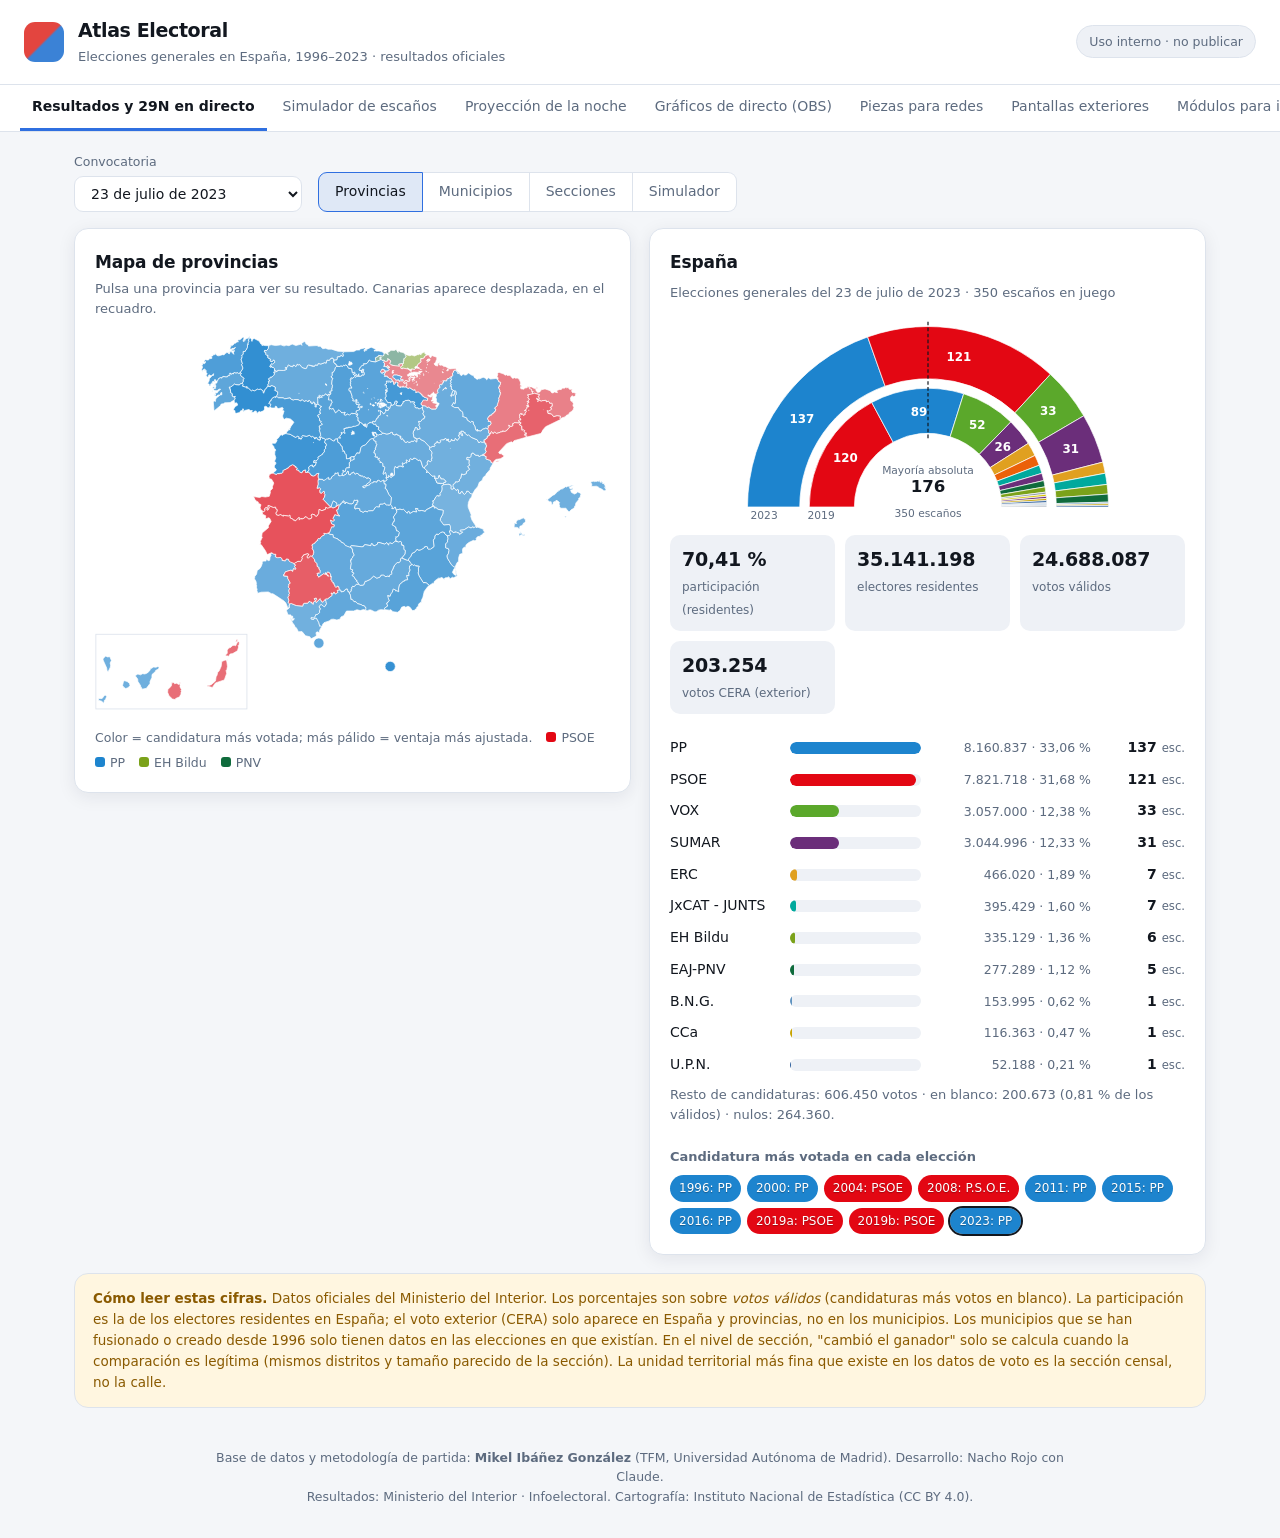
<file: web/index.html>
<!doctype html>
<html lang="es">
<head>
<meta charset="utf-8">
<meta name="viewport" content="width=device-width, initial-scale=1">
<meta name="robots" content="noindex, nofollow">
<title>Atlas Electoral · Elecciones generales 1996–2023</title>
<meta name="description" content="Resultados oficiales de las elecciones generales en España por provincia y municipio, 1996–2023.">
<link rel="stylesheet" href="estilo.css">
</head>
<body>
<header class="cabecera">
  <div class="marca">
    <div class="logo" aria-hidden="true"></div>
    <div>
      <h1>Atlas Electoral</h1>
      <p>Elecciones generales en España, 1996&ndash;2023 &middot; resultados oficiales</p>
    </div>
  </div>
  <span class="insignia">Uso interno &middot; no publicar</span>
</header>

<main>
  <div class="controles">
    <label id="etq-eleccion">Convocatoria
      <select id="eleccion"></select>
    </label>
    <!-- Colorear por participación: retirado de la interfaz (no aportaba al mapa; la participación sale en la ficha).
         Para recuperarlo, volver a mostrar este selector. -->
    <label hidden>Colorear por
      <select id="metrica">
        <option value="ganador">Candidatura más votada</option>
        <option value="participacion">Participación</option>
      </select>
    </label>
    <div class="vistas" role="group" aria-label="Nivel territorial">
      <button id="vista-prov" class="vista activa" type="button">Provincias</button>
      <button id="vista-mun" class="vista" type="button">Municipios</button>
      <button id="vista-sec" class="vista" type="button">Secciones</button>
      <button id="vista-sim" class="vista" type="button">Simulador</button>
    </div>
  </div>

  <div class="rejilla">
    <section class="tarjeta">
      <div id="bloque-prov">
        <h2>Mapa de provincias</h2>
        <p class="nota">Pulsa una provincia para ver su resultado. Canarias aparece desplazada, en el recuadro.</p>
        <div id="mapa" role="group" aria-label="Provincias"></div>
      </div>
      <div id="bloque-mun" hidden>
        <h2>Mapa de municipios</h2>
        <div class="busqueda">
          <label class="buscador">Buscar municipio
            <input id="buscar" type="search" autocomplete="off" spellcheck="false" placeholder="Alcalá de Henares, Marinaleda…">
            <div id="sugerencias" class="sugerencias" hidden></div>
          </label>
          <label>Ir a provincia
            <select id="ir-provincia"><option value="">—</option></select>
          </label>
        </div>
        <div id="estado-mun" class="nota">Cargando el mapa municipal…</div>
        <div id="mapa-mun" class="mapa-mun" aria-label="Mapa de municipios"></div>
        <p id="hover" class="nota hover">Pasa el ratón o pulsa un municipio.</p>
      </div>
      <div id="bloque-sec" hidden>
        <h2>Mapa de secciones censales</h2>
        <p class="nota">Disponible para abril de 2019, noviembre de 2019 y julio de 2023. La sección es la unidad más fina del voto: no equivale a una calle.</p>
        <div class="busqueda">
          <label class="buscador">Buscar municipio
            <input id="buscar-sec" type="search" autocomplete="off" spellcheck="false" placeholder="Alcalá de Henares, Sevilla…">
            <div id="sugerencias-sec" class="sugerencias" hidden></div>
          </label>
          <label>Ir a provincia
            <select id="ir-provincia-sec"><option value="">—</option></select>
          </label>
          <label>Ver
            <select id="modo-sec">
              <option value="ganador">Candidatura más votada</option>
              <option value="cambio">Dónde cambió el ganador</option>
            </select>
          </label>
        </div>
        <div id="estado-sec" class="nota">Cargando el mapa de secciones…</div>
        <div id="mapa-sec" class="mapa-mun" aria-label="Mapa de secciones censales"></div>
        <p id="hover-sec" class="nota hover">Pasa el ratón o pulsa una sección.</p>
      </div>
      <div id="bloque-sim" hidden>
        <h2>Simulador de escaños · 29 de noviembre de 2026</h2>
        <p class="nota">Elige el porcentaje nacional de cada candidatura y mira qué reparto de escaños saldría.
          <strong>No es un pronóstico ni un sondeo</strong>: el punto de partida es el voto de julio de 2023 y el
          reparto por provincias supone que cada candidatura conserva su perfil territorial de 2023.</p>
        <div id="estado-sim" class="nota">Cargando el simulador…</div>
        <div id="sim-controles"></div>
        <p id="sim-suma" class="nota sim-suma"></p>
        <button id="sim-reiniciar" class="secundario" type="button">Volver al voto de 2023</button>
        <h3>Candidatura más votada por provincia en tu escenario</h3>
        <div id="mapa-sim" role="group" aria-label="Provincias (escenario)"></div>
      </div>
      <div id="leyenda" class="leyenda"></div>
    </section>

    <section class="tarjeta">
      <div class="cab-detalle">
        <h2 id="titulo">España</h2>
        <button id="volver" class="secundario" hidden>Ver España</button>
      </div>
      <p id="fecha" class="nota"></p>
      <p id="aviso-prueba" class="aviso prueba" hidden><strong>DATOS DE PRUEBA.</strong> Cifras inventadas para probar la página
        (voto de 2023 trasladado a las listas de 2026); no son resultados ni una estimación.</p>
      <p id="aviso-simulacro" class="aviso prueba" hidden><strong>SIMULACRO.</strong> Datos ficticios del ensayo técnico del
        Ministerio del Interior. No son resultados electorales.</p>
      <div id="hemiciclo" class="hemiciclo"></div>
      <div id="resumen" class="resumen"></div>
      <p id="ultimo" class="ultimo" hidden></p>
      <div id="partidos"></div>
      <p id="otros" class="nota"></p>
      <h3 id="titulo-historia">Candidatura más votada en cada elección</h3>
      <div id="historia" class="historia"></div>
    </section>
  </div>

  <section id="aviso-sim" class="aviso" hidden>
    <strong>Qué es y qué no es el simulador.</strong>
    Es una calculadora de escenarios: tú pones el resultado nacional y la web aplica la ley electoral
    (d'Hondt por circunscripción, barrera del 3 % de los votos válidos) con los escaños de cada provincia
    fijados en el Real Decreto 806/2026 y las candidaturas proclamadas (BOE de 3 de noviembre de 2026).
    <span id="sim-error"></span>
    Supuestos: misma participación relativa por provincia que en 2023; el voto de Sumar de 2023 es la base
    territorial de Frente Amplio, Podemos y sus listas conjuntas; Se Acabó la Fiesta no tiene historia en unas
    generales y se le supone el mismo porcentaje en todas las provincias donde se presenta; a Vox, que en 2023 no
    concurrió en Santa Cruz de Tenerife, se le supone allí su porcentaje medio del resto de España; las candidaturas sin
    escaño en 2023 quedan en «resto» y no obtienen escaños. La agrupación de candidaturas es provisional.
  </section>

  <section id="aviso-datos" class="aviso">
    <strong>Cómo leer estas cifras.</strong>
    Datos oficiales del Ministerio del Interior. Los porcentajes son sobre
    <em>votos válidos</em> (candidaturas más votos en blanco). La participación es la de los electores
    residentes en España; el voto exterior (CERA) solo aparece en España y provincias, no en los municipios.
    Los municipios que se han fusionado o creado desde 1996 solo tienen datos en las elecciones en que existían. En el nivel de sección, "cambió el ganador" solo se calcula cuando la comparación es legítima (mismos distritos y tamaño parecido de la sección).
    La unidad territorial más fina que existe en los datos de voto es la sección censal, no la calle.
  </section>
</main>

<footer class="pie">
  Base de datos y metodología de partida: <strong>Mikel Ib&aacute;&ntilde;ez Gonz&aacute;lez</strong>
  (TFM, Universidad Aut&oacute;noma de Madrid). Desarrollo: Nacho Rojo con Claude.<br>
  Resultados: Ministerio del Interior &middot; Infoelectoral. Cartograf&iacute;a: Instituto Nacional de Estad&iacute;stica (CC BY 4.0).
</footer>

<script src="menu.js"></script>
<script src="config.js"></script>
<script src="data/resultados.js"></script>
<script src="data/provincias.js"></script>
<script src="municipios.js"></script>
<script src="secciones.js"></script>
<script src="simulador.js"></script>
<script src="app.js"></script>
</body>
</html>
</file>
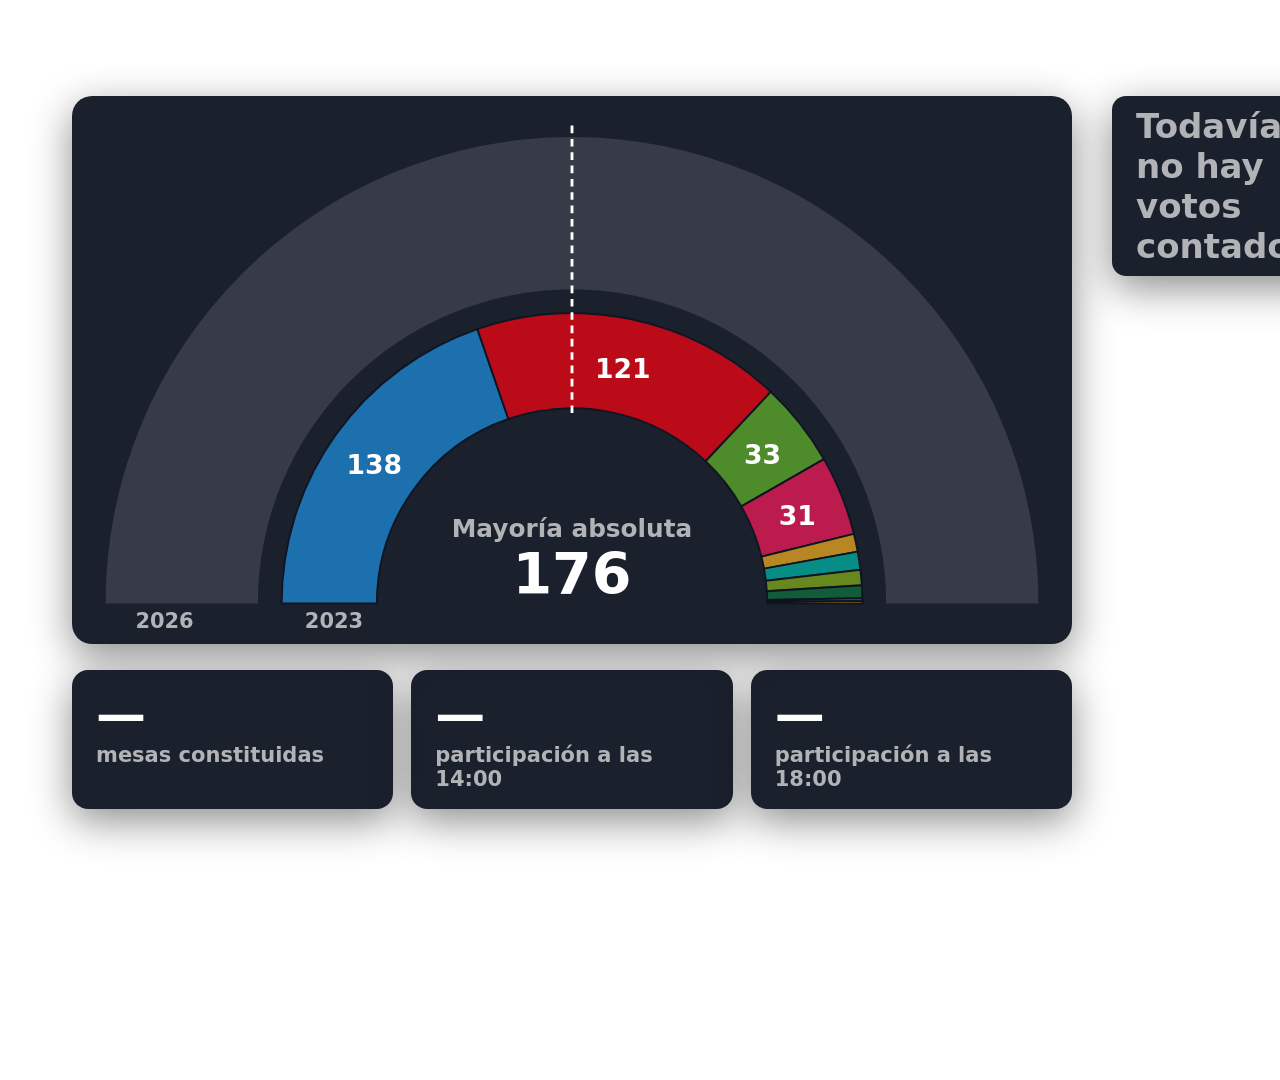
<file: web/directo/index.html>
<!doctype html>
<html lang="es">
<head>
<meta charset="utf-8">
<meta name="robots" content="noindex, nofollow">
<title>29N · Gráficos para directo</title>
<!--
  Gráficos del 29N para capturar con OBS (fuente «Navegador», 1920 × 1080).
  El lienzo es transparente (alfa real): fuera de los módulos se ve la señal de vídeo. Cada módulo lleva su propio fondo.
  Leen el mismo fichero que la web (../data/vivo_29n.json) y se refrescan solos cada 15 s.

  Dirección: .../directo/?vista=VISTA[&opción=valor…]
    vista=faldon         barra inferior con carrusel de partidos (superpuesta sobre el plano de estudio)
    vista=columna        columna lateral con todos los partidos con escaño (superpuesta)
    vista=arco           pantalla completa: hemiciclo (fuera 2026, dentro 2023) y tabla
    vista=participacion  pantalla completa: constitución de mesas y avances de las 14:00 y las 18:00
    vista=provincia&provincia=28   pantalla completa: una provincia, con el último escaño. Al pasar el ratón sale un
                         desplegable para cambiar de provincia (en OBS, con «Interactuar»); no se ve en emisión.
    vista=ticker         cinta inferior que corre con los escaños más disputados: las n=5 provincias donde a la
                         candidatura siguiente le faltan menos votos para quitar el último escaño (superpuesta).
                         minimo=50 (% escrutado de la provincia para entrar); velocidad=140 (píxeles por segundo)
    (piezas verticales para redes, en otra página: redes.html)
    vista=bucle          pantalla completa: todos los gráficos, uno tras otro (cada=12 segundos por gráfico;
                         vistas=arco,participacion,columna,faldon,provincia; provincias=28,08,46,41,29,48,50).
                         Antes del escrutinio solo alterna participación y faldón.
  Galería con miniaturas de todos: galeria.html
  Opciones:
    fondo=transparente | blanco | oscuro | solido | croma
        transparente (por defecto): lienzo transparente, módulos oscuros
        blanco: lienzo transparente, módulos claros con texto oscuro (igual que tema=claro)
        oscuro: módulos oscuros sobre lienzo opaco oscuro (para ver los gráficos sin vídeo detrás)
        solido: lienzo opaco del color del tema (con fondo=solido&tema=claro, blanco)        croma: lienzo verde
    tema=oscuro | claro  color de los módulos, si se quiere fijar aparte del fondo
    lado=derecha         columna a la derecha            paso=6     segundos por página del carrusel
    datos=simulacro | demo                  para ensayar sin recuento real (último envío del simulacro de Interior)
  Logos: si existe logos/<ID>.png (PP.png, PSOE.png, VOX.png, FA.png…), se muestra en lugar del bloque de color.
-->
<style>
  :root { --tinta: #0d1320; --panel: rgba(13, 19, 32, .94); --panel2: rgba(255, 255, 255, .07); --texto: #fff;
          --tenue: rgba(255, 255, 255, .66); --acento: #01743e; --sobre-acento: #fff; --acento-texto: #3fbf85;
          --sube: #3ddc84; --baja: #ff6b6b; --sombra: 0 12px 40px rgba(0, 0, 0, .45);
          --raya: rgba(255, 255, 255, .12); --pista: rgba(255, 255, 255, .12); --oro: #ffd166; }
  /* --acento es el verde de Onda Cero (fondos, con texto blanco encima). Como texto sobre panel oscuro no se lee:
     ahí se usa --acento-texto, el mismo verde aclarado; en el tema claro los dos son el corporativo. */
  * { box-sizing: border-box; margin: 0; }
  html, body { width: 1920px; height: 1080px; overflow: hidden; background: transparent;
               font-family: "Inter", "Segoe UI", system-ui, -apple-system, Roboto, sans-serif; color: var(--texto);
               font-variant-numeric: tabular-nums; }
  /* El lienzo (html, body y las secciones a pantalla completa) no pinta nada salvo que se pida un fondo opaco. */
  body.lienzo-solido.tema-oscuro { background: radial-gradient(1200px 700px at 30% 20%, #1b2740, #0a0f1a 70%); }
  body.lienzo-solido.tema-claro { background: #fff; }
  body.lienzo-croma { background: #00b140; }
  /* Tema claro: mismos gráficos con paneles claros y texto oscuro. */
  body.tema-claro { --tinta: #fff; --panel: #f3f5f8; --panel2: rgba(13, 19, 32, .06); --texto: #0d1320;
                    --tenue: rgba(13, 19, 32, .62); --acento-texto: #01743e; --sube: #0a8a4a; --baja: #c62828;
                    --sombra: 0 6px 24px rgba(13, 19, 32, .22);
                    --raya: rgba(13, 19, 32, .12); --pista: rgba(13, 19, 32, .1); --oro: #a85f00; }
  body.tema-claro #participacion .av.pendiente .n { color: rgba(13, 19, 32, .22); }
  .vista { display: none; position: absolute; inset: 0; background: transparent; }
  body[data-vista="faldon"] #faldon, body[data-vista="columna"] #columna, body[data-vista="arco"] #arco,
  body[data-vista="participacion"] #participacion, body[data-vista="provincia"] #provincia,
  body[data-vista="ticker"] #ticker { display: block; }
  /* ---------- Ticker de escaños disputados ---------- */
  #ticker .barra { position: absolute; left: 0; right: 0; bottom: 48px; height: 92px; display: flex; background: var(--panel);
                   box-shadow: var(--sombra); }
  #ticker .cab { flex: none; display: flex; flex-direction: column; justify-content: center; padding: 0 34px; background: var(--acento);
                 color: var(--sobre-acento); z-index: 1; box-shadow: 14px 0 22px rgba(0, 0, 0, .45); }
  #ticker .cab b { font-size: 27px; font-weight: 800; letter-spacing: .06em; text-transform: uppercase; line-height: 1.1; }
  #ticker .cab span { font-size: 17px; font-weight: 600; opacity: .8; }
  #ticker .cinta { flex: 1; overflow: hidden; }
  #ticker .rueda { display: inline-flex; height: 100%; align-items: center; white-space: nowrap; will-change: transform;
                   animation: corre 40s linear infinite; }
  #ticker .item { display: inline-flex; align-items: center; gap: 14px; padding: 0 46px; font-size: 30px; height: 100%;
                  border-right: 1px solid var(--raya); }
  #ticker .item .prov { font-weight: 800; text-transform: uppercase; letter-spacing: .03em; }
  #ticker .item .esc { font-size: 20px; color: var(--tenue); font-weight: 600; }
  #ticker .item i { width: 18px; height: 18px; border-radius: 5px; flex: none; }
  #ticker .item .t { color: var(--tenue); }
  #ticker .item .votos { font-weight: 800; color: var(--oro); }
  #ticker .aviso { padding: 0 46px; font-size: 28px; color: var(--tenue); align-self: center; }
  @keyframes corre { from { transform: translateX(0); } to { transform: translateX(-50%); } }
  .sello { font-size: 20px; font-weight: 800; letter-spacing: .12em; padding: 6px 14px; border-radius: 6px;
           background: #ffb020; color: #1a1300; }
  .delta { font-weight: 700; } .delta.sube { color: var(--sube); } .delta.baja { color: var(--baja); }
  .delta.igual { color: var(--tenue); }
  .logo { display: inline-flex; align-items: center; justify-content: center; border-radius: 10px; font-weight: 800;
          color: #fff; overflow: hidden; flex: none; text-shadow: 0 1px 2px rgba(0, 0, 0, .35); }
  .logo img { width: 100%; height: 100%; object-fit: contain; background: #fff; }

  /* ---------- Faldón ---------- */
  #faldon .barra { position: absolute; left: 60px; right: 60px; bottom: 54px; height: 150px; display: flex;
                   border-radius: 18px; overflow: hidden; background: var(--panel); box-shadow: var(--sombra); }
  #faldon .cab { width: 330px; flex: none; padding: 18px 26px; background: var(--acento); color: var(--sobre-acento);
                 display: flex; flex-direction: column; justify-content: center; }
  #faldon .cab .t { font-size: 19px; font-weight: 800; letter-spacing: .08em; text-transform: uppercase; }
  #faldon .cab .n { font-size: 58px; font-weight: 800; line-height: 1.05; letter-spacing: -.02em; }
  #faldon .cab .h { font-size: 18px; font-weight: 600; opacity: .8; }
  #faldon .pista { flex: 1; display: grid; grid-template-columns: repeat(5, 1fr); align-items: stretch; }
  #faldon .ficha { display: flex; align-items: center; gap: 16px; padding: 0 20px; border-left: 1px solid var(--raya);
                   animation: entra .5s ease both; min-width: 0; }
  #faldon .ficha .logo { width: 74px; height: 74px; font-size: 21px; }
  #faldon .ficha .nom { font-size: 21px; font-weight: 700; white-space: nowrap; overflow: hidden; text-overflow: ellipsis; }
  #faldon .ficha .esc { font-size: 50px; font-weight: 800; line-height: 1; letter-spacing: -.02em; }
  #faldon .ficha .esc small { font-size: 22px; font-weight: 700; margin-left: 8px; }
  #faldon .ficha .pct { font-size: 19px; color: var(--tenue); }
  #faldon .pista.previa { grid-template-columns: repeat(3, 1fr); }
  #faldon .pista.previa .ficha { padding: 0 34px; } #faldon .pista.previa .ficha .esc { font-size: 54px; }
  #faldon .pie { position: absolute; right: 60px; bottom: 14px; font-size: 17px; line-height: 1; color: var(--texto);
                 background: var(--panel); padding: 8px 16px; border-radius: 9px; }
  #faldon .pie:empty { display: none; }
  @keyframes entra { from { opacity: 0; transform: translateY(18px); } to { opacity: 1; transform: none; } }

  /* ---------- Columna ---------- */
  #columna .col { position: absolute; top: 40px; bottom: 40px; left: 40px; width: 430px; border-radius: 18px;
                  background: var(--panel); box-shadow: var(--sombra); padding: 24px 22px;
                  display: flex; flex-direction: column; }
  body.lado-derecha #columna .col { left: auto; right: 40px; }
  #columna h1 { font-size: 26px; font-weight: 800; letter-spacing: .04em; text-transform: uppercase; line-height: 1.1; }
  #columna h1 b { color: var(--acento-texto); display: block; }
  #columna .escr { margin: 16px 0 14px; padding: 10px 16px; border-radius: 12px; background: var(--panel2);
                   display: flex; align-items: baseline; justify-content: space-between; }
  #columna .escr span { font-size: 18px; color: var(--tenue); font-weight: 600; }
  #columna .escr b { white-space: nowrap; margin-left: 10px; font-size: 40px; font-weight: 800; letter-spacing: -.02em; }
  #columna .filas { flex: 1; display: flex; flex-direction: column; gap: 6px; overflow: hidden; }
  #columna .fila { display: grid; grid-template-columns: 1fr 78px 62px; align-items: center; height: 50px; flex: none;
                   border-radius: 9px; padding: 0 14px; font-size: 24px; font-weight: 700; color: #fff; }
  #columna .fila .n { white-space: nowrap; overflow: hidden; text-overflow: ellipsis; text-shadow: 0 1px 2px rgba(0, 0, 0, .3); }
  #columna .fila .e { text-align: right; font-size: 30px; font-weight: 800; }
  #columna .fila .d { text-align: right; font-size: 19px; background: rgba(0, 0, 0, .28); border-radius: 6px;
                      padding: 4px 6px; margin-left: 8px; }
  #columna .filas .caja { flex: none; padding: 14px 18px; margin-bottom: 6px; } #columna .filas .caja b { font-size: 42px; }
  #columna .filas .vacio { font-size: 24px; margin-top: 14px; align-self: flex-start; }
  #columna .pie { margin-top: 12px; display: flex; justify-content: space-between; align-items: center; font-size: 20px; font-weight: 700; }
  #columna .pie span { color: var(--tenue); font-weight: 600; }

  /* ---------- Pantallas completas ---------- */
  .lleno { padding: 56px 72px; display: grid; gap: 40px; height: 100%; }
  .titulo { display: flex; align-items: center; gap: 22px; }
  .titulo h1 { font-size: 46px; font-weight: 800; letter-spacing: -.01em; }
  .titulo h1 b { color: var(--acento-texto); }
  .titulo .hora { margin-left: auto; font-size: 24px; color: var(--tenue); font-weight: 600; }
  /* Sobre vídeo, cada bloque de las pantallas completas lleva su fondo; lo que queda entre ellos es transparente. */
  .titulo h1, .titulo .hora, .lleno .vacio { background: var(--panel); padding: 10px 24px; border-radius: 14px; box-shadow: var(--sombra); }
  .titulo h1:empty, .titulo .hora:empty { display: none; }
  .lleno .caja, .lleno .tabla .f, #participacion .av, #a-svg { background: var(--panel); box-shadow: var(--sombra); }
  #a-svg { border-radius: 20px; padding: 22px 24px 12px; }
  .lleno .tabla { overflow: visible; }
  .cajas { display: flex; gap: 18px; }
  .caja { flex: 1; background: var(--panel2); border-radius: 16px; padding: 18px 24px; }
  .caja b { display: block; font-size: 50px; font-weight: 800; letter-spacing: -.02em; line-height: 1.1; }
  .caja span { font-size: 21px; color: var(--tenue); font-weight: 600; }
  #arco .lleno { grid-template-columns: 1000px 1fr; grid-template-rows: auto 1fr; }
  #arco .titulo { grid-column: 1 / -1; }
  #arco .izq { display: flex; flex-direction: column; gap: 26px; min-height: 0; }
  #arco svg { width: 100%; height: auto; display: block; }
  .tabla { display: flex; flex-direction: column; gap: 9px; min-height: 0; overflow: hidden; }
  .tabla .f { display: grid; grid-template-columns: 62px 1fr 150px 130px; align-items: center; gap: 18px;
              background: var(--panel2); border-radius: 13px; padding: 9px 20px 9px 10px; flex: none; }
  .tabla .f .logo { width: 62px; height: 62px; font-size: 17px; }
  .tabla .f .nom { font-size: 30px; font-weight: 700; white-space: nowrap; overflow: hidden; text-overflow: ellipsis; }
  .tabla .f .nom small { display: block; font-size: 19px; font-weight: 500; color: var(--tenue); }
  .tabla .f .pct { text-align: right; font-size: 27px; font-weight: 600; color: var(--tenue); }
  .tabla .f .esc { text-align: right; font-size: 48px; font-weight: 800; letter-spacing: -.02em; line-height: 1; }
  .tabla .f .esc small { display: block; font-size: 20px; margin-top: 3px; }
  .tabla.densa { gap: 6px; }
  .tabla.densa .f { padding: 4px 18px 4px 8px; grid-template-columns: 46px 1fr 150px 130px; }
  .tabla.densa .f .logo { width: 46px; height: 46px; font-size: 13px; border-radius: 8px; }
  .tabla.densa .f .nom { font-size: 25px; } .tabla.densa .f .nom small { font-size: 15px; }
  .tabla.densa .f .pct { font-size: 23px; } .tabla.densa .f .esc { font-size: 36px; }
  .tabla.densa .f .esc { white-space: nowrap; } .tabla.densa .f .esc small { display: inline; font-size: 19px; margin: 0 0 0 10px; }
  .tabla.densa .f .esc .vs { display: none; }
  #participacion .lleno { grid-template-rows: auto 1fr auto; }
  #participacion .dos { display: grid; grid-template-columns: 1fr 1fr; gap: 40px; align-items: stretch; }
  #participacion .av { border-radius: 24px; padding: 40px 48px; display: flex; flex-direction: column; justify-content: center; }
  #participacion .av .h { font-size: 34px; font-weight: 700; color: var(--tenue); }
  #participacion .av .n { font-size: 190px; font-weight: 800; letter-spacing: -.04em; line-height: 1; }
  #participacion .av .n small { font-size: 80px; }
  #participacion .av .b { height: 22px; border-radius: 11px; background: var(--pista); margin-top: 26px; overflow: hidden; }
  #participacion .av .b i { display: block; height: 100%; background: var(--acento); border-radius: 11px; }
  #participacion .av .cmp { font-size: 34px; font-weight: 600; margin-top: 26px; min-height: 48px; }
  #participacion .av .ref { font-size: 26px; color: var(--tenue); margin-top: 8px; }
  #participacion .av.pendiente .n { color: rgba(255, 255, 255, .25); }
  #provincia .lleno { grid-template-columns: 1fr 1fr; grid-template-rows: auto auto 1fr; }
  #provincia .titulo, #provincia .ultimo { grid-column: 1 / -1; }
  #provincia .ultimo { background: var(--acento); color: var(--sobre-acento); box-shadow: var(--sombra); border-radius: 16px; padding: 20px 28px; font-size: 32px; font-weight: 600; }
  #provincia .ultimo b { font-weight: 800; }
  .vacio { font-size: 34px; color: var(--tenue); font-weight: 600; align-self: center; }
  /* Desplegable de provincia: solo aparece con el ratón encima (no sale en emisión). */
  #elegir { display: none; position: absolute; top: 10px; left: 50%; transform: translateX(-50%); z-index: 5; opacity: 0;
            transition: opacity .2s; background: var(--panel); color: var(--texto); padding: 8px 14px; border-radius: 10px;
            box-shadow: var(--sombra); font-size: 20px; font-weight: 600; }
  #elegir select { font: inherit; margin-left: 8px; padding: 4px 8px; border-radius: 7px; }
  body[data-vista="provincia"]:not(.bucle) #elegir { display: block; }
  body:hover #elegir, #elegir:focus-within { opacity: 1; }
</style>
</head>
<body>

<section id="faldon" class="vista">
  <div class="barra">
    <div class="cab"><div class="t" id="f-t">Escrutado</div><div class="n" id="f-n">—</div><div class="h" id="f-h"></div></div>
    <div class="pista" id="f-pista"></div>
  </div>
  <div class="pie" id="f-pie"></div>
</section>

<section id="columna" class="vista">
  <div class="col">
    <h1>Elecciones <b>generales</b></h1>
    <div class="escr"><span id="c-t">Escrutado</span><b id="c-n">—</b></div>
    <div class="filas" id="c-filas"></div>
    <div class="pie"><div id="c-pie">Mayoría absoluta 176</div><span id="c-h"></span></div>
  </div>
</section>

<section id="arco" class="vista">
  <div class="lleno">
    <div class="titulo"><span class="sello" id="a-sello" hidden>SIMULACRO</span><span class="hora" id="a-h"></span></div>
    <div class="izq"><div id="a-svg"></div><div class="cajas" id="a-cajas"></div></div>
    <div class="tabla" id="a-tabla"></div>
  </div>
</section>

<section id="participacion" class="vista">
  <div class="lleno">
    <div class="titulo"><h1>Participación</h1><span class="sello" id="p-sello" hidden>SIMULACRO</span><span class="hora" id="p-h"></span></div>
    <div class="dos" id="p-dos"></div>
    <div class="cajas" id="p-cajas"></div>
  </div>
</section>

<section id="ticker" class="vista">
  <div class="barra">
    <div class="cab"><b>Escaños en el aire</b><span id="t-h"></span></div>
    <div class="cinta" id="t-cinta"></div>
  </div>
</section>

<label id="elegir">Provincia<select id="v-prov"></select></label>

<section id="provincia" class="vista">
  <div class="lleno">
    <div class="titulo"><h1 id="v-titulo"></h1><span class="sello" id="v-sello" hidden>SIMULACRO</span><span class="hora" id="v-h"></span></div>
    <div class="ultimo" id="v-ultimo" hidden></div>
    <div class="tabla" id="v-tabla"></div>
    <div class="izq"><div class="cajas" id="v-cajas" style="flex-direction:column"></div></div>
  </div>
</section>

<script>
const Q = new URLSearchParams(location.search);
const TODAS = ["arco", "participacion", "columna", "faldon", "provincia"];
const BUCLE = Q.get("vista") === "bucle";
const VISTAS = (Q.get("vistas") || TODAS.join(",")).split(",").filter((v) => TODAS.includes(v) || v === "ticker");
const PROVS = (Q.get("provincias") || "28,08,46,41,29,48,50").split(",");
let VISTA = BUCLE ? VISTAS[0] || "arco" : Q.get("vista") || "arco";
let PROV = Q.get("provincia") || PROVS[0];
document.body.dataset.vista = VISTA;
// Lienzo transparente salvo que se pida opaco; «fondo=blanco» es el tema claro sobre lienzo transparente.
const FONDO = Q.get("fondo") || "transparente";
document.body.classList.add("tema-" + (Q.get("tema") === "claro" || (!Q.get("tema") && FONDO === "blanco") ? "claro" : "oscuro"));
if (FONDO === "oscuro" || FONDO === "solido") document.body.classList.add("lienzo-solido");
if (FONDO === "croma") document.body.classList.add("lienzo-croma");
if (BUCLE) document.body.classList.add("bucle");
if (Q.get("lado") === "derecha") document.body.classList.add("lado-derecha");
const ORIGEN = { simulacro: "../data/simulacro_29n.json", demo: "../data/demo_29n.json" }[Q.get("datos")] || "../data/vivo_29n.json";
const PASO = 1000 * Math.max(3, Number(Q.get("paso")) || 6);

const NOMBRE = { PP: "PP", PSOE: "PSOE", VOX: "Vox", FA: "Frente Amplio", PODEMOS: "Podemos", SALF: "SALF", ERC: "ERC",
  JUNTS: "Junts", EH_BILDU: "EH Bildu", PNV: "PNV", BNG: "BNG", CC: "Coalición Canaria", COMPROMIS: "Compromís",
  NC: "NC-Podemos-IU", ADELANTE: "Adelante And.", TERUEL_EXISTE: "Teruel Existe", GBAI: "Geroa Bai", PACMA: "PACMA" };
const CORTO = { PP: "PP", PSOE: "PSOE", VOX: "VOX", FA: "FA", PODEMOS: "POD", SALF: "SALF", ERC: "ERC", JUNTS: "JUNTS",
  EH_BILDU: "BILDU", PNV: "PNV", BNG: "BNG", CC: "CC", COMPROMIS: "COMP", NC: "NC", ADELANTE: "ADEL", TERUEL_EXISTE: "TE", GBAI: "GBAI", PACMA: "PACMA" };
const COLOR = { PP: "#1D84CE", PSOE: "#E30713", VOX: "#5BA82B", FA: "#E51C55", PODEMOS: "#6B2E7A", SALF: "#7A5230",
  ERC: "#E0A020", JUNTS: "#00A99D", EH_BILDU: "#7BA21A", PNV: "#0F6B3C", BNG: "#5F93C0", CC: "#C9A400", COMPROMIS: "#D96A2B",
  NC: "#3C8D5A", ADELANTE: "#2AA198", TERUEL_EXISTE: "#4B6B4F", GBAI: "#B0333A", PACMA: "#9BB52B" };
// Reparto oficial de 2023 (anillo interior y comparación). PP incluye el escaño de UPN, hoy en coalición.
// Avances de participación de las dos generales anteriores (Interior, vía la tabla de Wikipedia; ver escrutinio_29n.py).
const AV_PREVIOS = [{ 2023: 40.48, 2019: 37.92 }, { 2023: 53.12, 2019: 56.86 }];
const E2023 = { PP: 138, PSOE: 121, VOX: 33, ERC: 7, JUNTS: 7, EH_BILDU: 6, PNV: 5, BNG: 1, CC: 1 };
// Escaños de 2023 por provincia de los espacios con continuidad (de web/data/resultados.json; PP incluye UPN).
const E2023_PROV = {"01":{"PSOE":1,"EH_BILDU":1,"PP":1,"PNV":1},"02":{"PP":2,"PSOE":2},"03":{"PP":5,"PSOE":4,"VOX":2},"04":{"PP":3,"PSOE":2,"VOX":1},"05":{"PP":2,"PSOE":1},"06":{"PSOE":2,"PP":2,"VOX":1},"07":{"PP":3,"PSOE":3,"VOX":1},"08":{"PSOE":13,"PP":5,"ERC":4,"JUNTS":3,"VOX":2},"09":{"PP":2,"PSOE":2},"10":{"PSOE":2,"PP":2},"11":{"PP":4,"PSOE":3,"VOX":1},"12":{"PP":2,"PSOE":2,"VOX":1},"13":{"PP":2,"PSOE":2,"VOX":1},"14":{"PP":2,"PSOE":2,"VOX":1},"15":{"PP":4,"PSOE":2,"BNG":1},"16":{"PP":2,"PSOE":1},"17":{"PSOE":2,"JUNTS":2,"ERC":1},"18":{"PP":3,"PSOE":2,"VOX":1},"19":{"PP":1,"PSOE":1,"VOX":1},"20":{"EH_BILDU":2,"PSOE":2,"PNV":2},"21":{"PP":2,"PSOE":2,"VOX":1},"22":{"PP":2,"PSOE":1},"23":{"PP":2,"PSOE":2,"VOX":1},"24":{"PP":2,"PSOE":2},"25":{"PSOE":2,"ERC":1,"JUNTS":1},"26":{"PP":2,"PSOE":2},"27":{"PP":3,"PSOE":1},"28":{"PP":16,"PSOE":10,"VOX":5},"29":{"PP":5,"PSOE":3,"VOX":2},"30":{"PP":4,"PSOE":3,"VOX":2},"31":{"PSOE":2,"EH_BILDU":1,"PP":2},"32":{"PP":3,"PSOE":1},"33":{"PP":3,"PSOE":2,"VOX":1},"34":{"PP":2,"PSOE":1},"35":{"PSOE":3,"PP":3,"VOX":1},"36":{"PP":3,"PSOE":3},"37":{"PP":3,"PSOE":1},"38":{"PP":3,"PSOE":3,"CC":1},"39":{"PP":2,"PSOE":2,"VOX":1},"40":{"PP":2,"PSOE":1},"41":{"PSOE":5,"PP":4,"VOX":1},"42":{"PP":1,"PSOE":1},"43":{"PSOE":2,"ERC":1,"PP":1,"JUNTS":1},"44":{"PP":2,"PSOE":1},"45":{"PP":3,"PSOE":2,"VOX":1},"46":{"PP":6,"PSOE":5,"VOX":2},"47":{"PP":2,"PSOE":2,"VOX":1},"48":{"PNV":2,"PSOE":2,"EH_BILDU":2,"PP":1},"49":{"PP":2,"PSOE":1},"50":{"PP":3,"PSOE":2,"VOX":1},"51":{"PP":1},"52":{"PP":1}};
const ARCO2023 = [["PP", 138], ["PSOE", 121], ["VOX", 33], ["SUMAR", 31], ["ERC", 7], ["JUNTS", 7], ["EH_BILDU", 6], ["PNV", 5], ["BNG", 1], ["CC", 1]];
const col = (f) => COLOR[f] || (f === "SUMAR" ? "#E51C55" : "#8D98A6");
const nom = (p) => NOMBRE[p.f] || p.s;
const $ = (s) => document.querySelector(s);
const num = (x) => Math.round(x).toLocaleString("es-ES", { useGrouping: "always" });
const dec = (x, d = 1) => Number(x).toLocaleString("es-ES", { minimumFractionDigits: d, maximumFractionDigits: d });
const el = (tag, cls, txt) => { const n = document.createElement(tag); if (cls) n.className = cls; if (txt !== undefined) n.textContent = txt; return n; };

function logo(p) {
  const d = el("span", "logo", CORTO[p.f] || p.s.slice(0, 5));
  d.style.background = col(p.f);
  const id = p.f !== "OTROS" ? p.f : null;
  if (id) {
    const img = new Image();
    img.onload = () => { d.textContent = ""; d.appendChild(img); };
    img.src = `logos/${id}.png`;
    img.alt = nom(p);
  }
  return d;
}
function delta(p, antes) {
  // Con `antes` (una provincia): los espacios con continuidad que no tuvieron escaño allí se comparan con 0.
  const base = antes ? (E2023[p.f] === undefined ? undefined : antes[p.f] || 0) : E2023[p.f];
  // En el total nacional no se compara mientras queden escaños sin asignar (provincias sin recuento): «PSOE 52, −69» engañaría.
  if (base === undefined || (!antes && !repartoCompleto())) return null;
  const d = p.e - base;
  return el("span", "delta " + (d > 0 ? "sube" : d < 0 ? "baja" : "igual"), d > 0 ? `+${d}` : d < 0 ? `−${-d}` : "=");
}
const repartoCompleto = () => D.nacional.partidos.reduce((t, p) => t + p.e, 0) >= D.nacional.escanos_total;
const conEscano = (a) => [...a.partidos].sort((x, y) => y.e - x.e || y.v - x.v);

let D = null, pagina = 0, firma = "";

function hemiciclo(a) {
  const NS = "http://www.w3.org/2000/svg";
  const svg = document.createElementNS(NS, "svg");
  svg.setAttribute("viewBox", "0 0 1000 540");
  const arco = (r1, r2, a0, a1) => {
    const pt = (r, x) => `${500 - r * Math.cos(x)},${510 - r * Math.sin(x)}`;
    return `M${pt(r2, a0)}A${r2},${r2} 0 0 1 ${pt(r2, a1)}L${pt(r1, a1)}A${r1},${r1} 0 0 0 ${pt(r1, a0)}Z`;
  };
  const css = getComputedStyle(document.body), T = (v) => css.getPropertyValue(v).trim();
  const TEXTO = T("--texto") || "#fff", TENUE = T("--tenue") || "rgba(255,255,255,.66)", TINTA = T("--tinta") || "#0d1320", PISTA = T("--pista") || "rgba(255,255,255,.1)";
  const texto = (x, y, t, tam, peso, relleno) => {
    const n = document.createElementNS(NS, "text");
    n.setAttribute("x", x); n.setAttribute("y", y); n.setAttribute("text-anchor", "middle");
    n.setAttribute("font-size", tam); n.setAttribute("font-weight", peso); n.setAttribute("fill", relleno || "#fff");
    n.textContent = t; svg.appendChild(n);
  };
  const anillo = (lista, r1, r2, opacidad) => {
    let acum = 0;
    if (!lista.length) {
      const p = document.createElementNS(NS, "path");
      p.setAttribute("d", arco(r1, r2, 0, Math.PI)); p.setAttribute("fill", PISTA); svg.appendChild(p);
    }
    lista.forEach(([f, e]) => {
      const a0 = Math.PI * acum / 350, a1 = Math.PI * (acum + e) / 350;
      const p = document.createElementNS(NS, "path");
      p.setAttribute("d", arco(r1, r2, a0, a1)); p.setAttribute("fill", col(f)); p.setAttribute("opacity", opacidad);
      p.setAttribute("stroke", TINTA); p.setAttribute("stroke-width", "2"); svg.appendChild(p);
      if (e >= 14) { const m = (a0 + a1) / 2, r = (r1 + r2) / 2; texto(500 - r * Math.cos(m), 510 - r * Math.sin(m) + 12, e, r2 - r1 > 100 ? 40 : 28, 800); }
      acum += e;
    });
    // Escaños aún sin asignar (provincias sin recuento): el resto del arco, en gris, con su cifra.
    if (lista.length && acum < 350) {
      const a0 = Math.PI * acum / 350, p = document.createElementNS(NS, "path");
      p.setAttribute("d", arco(r1, r2, a0, Math.PI)); p.setAttribute("fill", PISTA); svg.appendChild(p);
      if (350 - acum >= 30) {
        const m = (a0 + Math.PI) / 2, r = (r1 + r2) / 2;
        texto(500 - r * Math.cos(m), 510 - r * Math.sin(m), 350 - acum, 34, 800, TENUE);
        texto(500 - r * Math.cos(m), 510 - r * Math.sin(m) + 26, "sin asignar", 19, 600, TENUE);
      }
    }
  };
  anillo(conEscano(a).filter((p) => p.e > 0).map((p) => [p.f, p.e]), 330, 490, 1);
  anillo(ARCO2023, 205, 305, .8);
  const l = document.createElementNS(NS, "line");
  l.setAttribute("x1", 500); l.setAttribute("x2", 500); l.setAttribute("y1", 8); l.setAttribute("y2", 310);
  l.setAttribute("stroke", TEXTO); l.setAttribute("stroke-width", 3); l.setAttribute("stroke-dasharray", "8 6"); svg.appendChild(l);
  texto(500, 440, "Mayoría absoluta", 26, 600, TENUE);
  texto(500, 500, "176", 60, 800, TEXTO);
  texto(72, 536, "2026", 22, 700, TENUE);
  texto(250, 536, "2023", 22, 700, TENUE);
  return svg;
}

function tabla(cont, a, antes, max) {
  cont.replaceChildren();
  const lista = conEscano(a).filter((p) => p.e > 0 || p.v >= 0.02 * a.validos).slice(0, max);
  cont.classList.toggle("densa", lista.length > 9);      // con más de nueve filas se aprietan para que quepan todas
  if (!lista.length) { cont.appendChild(el("div", "vacio", "Todavía no hay votos contados.")); return; }
  lista.forEach((p) => {
    const f = el("div", "f");
    const n = el("div", "nom", nom(p));
    n.appendChild(el("small", null, num(p.v) + " votos"));
    const e = el("div", "esc", String(p.e));
    const d = delta(p, antes); if (d) { const s = el("small"); s.appendChild(d); s.appendChild(el("span", "vs", " vs 2023")); e.appendChild(s); }
    f.append(logo(p), n, el("div", "pct", dec(100 * p.v / a.validos, 1) + " %"), e);
    cont.appendChild(f);
  });
}
function cajas(cont, datos) {
  cont.replaceChildren();
  datos.forEach(([v, t]) => { const c = el("div", "caja"); c.append(el("b", null, v), el("span", null, t)); cont.appendChild(c); });
}

// Antes del escrutinio: mesas constituidas y avances de participación (lo que haya llegado), como pares [valor, rótulo].
function previa(a) {
  const m = a.mesas || {}, av = a.avances || [];
  return [[m.total ? dec(100 * m.constituidas / m.total, 1) + " %" : "—", "mesas constituidas"],
          [av[0] > 0 ? dec(av[0], 2) + " %" : "—", "participación a las 14:00"], [av[1] > 0 ? dec(av[1], 2) + " %" : "—", "participación a las 18:00"]];
}
function pintarFaldon() {
  const a = D.nacional, hay = a.escrutado > 0, av = a.avances || [];
  if (hay) { $("#f-t").textContent = "Escrutado"; $("#f-n").textContent = dec(a.escrutado, 1) + " %"; }
  else if (av[1] > 0 || av[0] > 0) { $("#f-t").textContent = "Participación " + (av[1] > 0 ? "18:00" : "14:00"); $("#f-n").textContent = dec(av[1] > 0 ? av[1] : av[0], 1) + " %"; }
  else { $("#f-t").textContent = "Elecciones 29N"; $("#f-n").textContent = "20:00"; }
  $("#f-h").textContent = hay && D.hora ? "Actualizado a las " + D.hora : hay ? "" : av[0] > 0 ? "Fuente: Ministerio del Interior" : "Inicio del escrutinio";
  const lista = conEscano(a).filter((p) => p.e > 0 || p.v >= 0.02 * a.validos);
  const pista = $("#f-pista");
  pista.replaceChildren();
  const paginas = Math.max(1, Math.ceil(lista.length / 5));
  lista.slice((pagina % paginas) * 5, (pagina % paginas) * 5 + 5).forEach((p, i) => {
    const f = el("div", "ficha"); f.style.animationDelay = i * 70 + "ms";
    const t = el("div");
    const e = el("div", "esc", String(p.e));
    const d = delta(p); if (d) { const s = el("small"); s.appendChild(d); e.appendChild(s); }
    t.append(el("div", "nom", nom(p)), e, el("div", "pct", dec(100 * p.v / a.validos, 1) + " % de voto"));
    f.append(logo(p), t);
    pista.appendChild(f);
  });
  if (!lista.length && !hay) {            // sin recuento: la barra enseña la participación comparada con 2023
    pista.classList.add("previa");
    const m = a.mesas || {};
    [["Mesas constituidas", m.total ? dec(100 * m.constituidas / m.total, 1) + " %" : "—", m.total ? num(m.total) + " mesas" : ""],
     ["Participación a las 14:00", av[0] > 0 ? dec(av[0], 2) + " %" : "—", av[0] > 0 ? AV_PREVIOS[0][2023] : null],
     ["Participación a las 18:00", av[1] > 0 ? dec(av[1], 2) + " %" : "—", av[1] > 0 ? AV_PREVIOS[1][2023] : null]].forEach(([t, v, ref], k) => {
      const f = el("div", "ficha"), c = el("div");
      const pie = el("div", "pct");
      if (typeof ref === "number") {
        const d = (k === 1 ? av[0] : av[1]) - ref;
        pie.append(el("span", "delta " + (d > 0 ? "sube" : d < 0 ? "baja" : "igual"), (d > 0 ? "▲ " : d < 0 ? "▼ " : "= ") + dec(Math.abs(d), 2)), ` puntos · en 2023, ${dec(ref, 2)} %`);
      } else pie.textContent = ref || (k ? "pendiente" : "");
      c.append(el("div", "nom", t), el("div", "esc", v), pie);
      f.appendChild(c); pista.appendChild(f);
    });
  } else { pista.classList.remove("previa"); if (!lista.length) pista.appendChild(el("div", "ficha", "")); }
  $("#f-pie").textContent = (D.simulacro ? "SIMULACRO · " : "") + (hay ? (repartoCompleto() ? "Escaños · mayoría absoluta 176 · " : `Escaños asignados: ${a.partidos.reduce((t, p) => t + p.e, 0)} de 350 · `) + (paginas > 1 ? `${pagina % paginas + 1}/${paginas} · ` : "") : "") + "Fuente: Ministerio del Interior";
}
function pintarColumna() {
  const a = D.nacional;
  const hay = a.escrutado > 0, av = a.avances || [];
  $("#c-t").textContent = (D.simulacro ? "Simulacro · " : "") + (hay ? "escrutado" : av[1] > 0 ? "participación 18:00" : av[0] > 0 ? "participación 14:00" : "escrutado");
  $("#c-n").textContent = hay ? dec(a.escrutado, 2) + " %" : av[1] > 0 ? dec(av[1], 2) + " %" : av[0] > 0 ? dec(av[0], 2) + " %" : "0,00 %";
  $("#c-h").textContent = hay ? D.hora || "" : "";        // antes del escrutinio Interior manda la fecha sin hora («00:00»)
  const cont = $("#c-filas");
  cont.replaceChildren();
  const libres = a.escanos_total - a.partidos.reduce((t, p) => t + p.e, 0);
  $("#c-pie").textContent = hay && libres > 0 ? `${libres} escaños sin asignar` : "Mayoría absoluta 176";
  conEscano(a).filter((p) => p.e > 0).slice(0, 15).forEach((p) => {
    const f = el("div", "fila"); f.style.background = col(p.f);
    const d = delta(p);
    const dd = el("div", "d"); if (d) { d.className = "delta"; dd.appendChild(d); } else dd.style.visibility = "hidden";
    if (!repartoCompleto()) dd.style.display = "none";
    f.append(el("div", "n", nom(p)), el("div", "e", String(p.e)), dd);
    cont.appendChild(f);
  });
  if (!cont.children.length) {
    previa(a).forEach(([v, t]) => { const c = el("div", "caja"); c.append(el("b", null, v), el("span", null, t)); cont.appendChild(c); });
    cont.appendChild(el("div", "vacio", "El escrutinio empieza a las 20:00"));
  }
}
function pintarArco() {
  const a = D.nacional;
  $("#a-sello").hidden = !D.simulacro;
  $("#a-h").textContent = a.escrutado > 0 && D.hora ? "Actualizado a las " + D.hora : "";
  $("#a-svg").replaceChildren(hemiciclo(a));
  cajas($("#a-cajas"), a.escrutado > 0 ? [[dec(a.escrutado, 2) + " %", "escrutado"], [dec(a.participacion_residentes, 2) + " %", "participación"],
                        [num(a.validos), "votos válidos"]] : previa(a));
  tabla($("#a-tabla"), a, null, 14);
}
function pintarParticipacion() {
  const a = D.nacional, av = a.avances || [0, 0];
  $("#p-sello").hidden = !D.simulacro;
  $("#p-h").textContent = "Fuente: Ministerio del Interior";
  const cont = $("#p-dos");
  cont.replaceChildren();
  [["Avance de las 14:00", av[0]], ["Avance de las 18:00", av[1]]].forEach(([t, v], k) => {
    const c = el("div", "av" + (v > 0 ? "" : " pendiente"));
    const n = el("div", "n", v > 0 ? dec(v, 1) : "– –"); if (v > 0) n.appendChild(el("small", null, " %"));
    const b = el("div", "b"); const i = el("i"); i.style.width = Math.min(100, v || 0) + "%"; b.appendChild(i);
    const cmp = el("div", "cmp"), antes = AV_PREVIOS[k];
    if (v > 0) {
      const d = v - antes[2023];
      cmp.append(el("span", "delta " + (d > 0 ? "sube" : d < 0 ? "baja" : "igual"), (d > 0 ? "▲ " : d < 0 ? "▼ " : "= ") + dec(Math.abs(d), 2) + " puntos"), " respecto a 2023");
    }
    const ref = el("div", "ref", `Julio de 2023: ${dec(antes[2023], 2)} %  ·  Noviembre de 2019: ${dec(antes[2019], 2)} %`);
    c.append(el("div", "h", t), n, b, cmp, ref);
    cont.appendChild(c);
  });
  const m = a.mesas || {};
  cajas($("#p-cajas"), [[m.total ? dec(100 * m.constituidas / m.total, 1) + " %" : "—", "mesas constituidas"],
                        [m.total ? num(m.total) : "—", "mesas electorales"], [a.censo ? num(a.censo) : "—", "electores"]]);
}
function pintarProvincia() {
  const cod = PROV, a = D.provincias[cod];
  const sel = $("#v-prov");
  if (!sel.options.length) Object.entries(D.provincias).sort((x, y) => x[1].nombre.localeCompare(y[1].nombre, "es")).forEach(([k, p]) => sel.add(new Option(p.nombre, k)));
  sel.value = cod;
  if (!a) return;
  $("#v-sello").hidden = !D.simulacro;
  $("#v-titulo").replaceChildren(a.nombre + " ", el("b", null, a.escanos_total + " escaños"));
  $("#v-h").textContent = a.escrutado > 0 && D.hora ? "Actualizado a las " + D.hora : "";
  const u = $("#v-ultimo");
  u.hidden = !(a.escrutado > 0 && a.ultimo && Number(a.ultimo.ultima) > 0);
  if (!u.hidden) {
    const sig = (c) => { const p = a.partidos.find((x) => Number(x.c) === Number(c)); return p ? nom(p) : "otra candidatura"; };
    u.replaceChildren(el("b", null, "Último escaño: "), sig(a.ultimo.ultima) + ". ");
    if (Number(a.ultimo.proxima) > 0) u.append("El siguiente sería para ", el("b", null, sig(a.ultimo.proxima)), `, a ${num(a.ultimo.faltan)} votos.`);
  }
  tabla($("#v-tabla"), a, E2023_PROV[cod] || {}, 9);
  cajas($("#v-cajas"), [[dec(a.escrutado, 2) + " %", "escrutado"], [a.escrutado > 0 ? dec(a.participacion_residentes, 2) + " %" : "—", "participación"],
                        [num(a.validos), "votos válidos"]]);
}
/* Escaños más disputados: provincias donde a la siguiente candidatura le faltan menos votos para el último escaño.
   Los votos que faltan los da Interior sobre lo contado hasta ese envío; para que no ganen siempre las provincias con
   poco recuento se exige un mínimo escrutado y se ordena por los votos que faltarían al 100 % a este ritmo. */
function disputados(n, minimo) {
  return Object.values(D.provincias)
    .filter((a) => a.escrutado >= minimo && a.escrutado > 0 && a.ultimo && Number(a.ultimo.ultima) > 0 && Number(a.ultimo.proxima) > 0 && a.ultimo.faltan > 0)
    .sort((x, y) => x.ultimo.faltan / x.escrutado - y.ultimo.faltan / y.escrutado)
    .slice(0, n);
}
function pintarTicker() {
  const n = Math.max(1, Number(Q.get("n")) || 5), minimo = Q.has("minimo") ? Number(Q.get("minimo")) : 50;
  const cinta = $("#t-cinta"), lista = disputados(n, minimo);
  $("#t-h").textContent = (D.simulacro ? "SIMULACRO · " : "") + (D.hora && D.nacional.escrutado > 0 ? "Datos de las " + D.hora : "Último escaño de cada provincia");
  cinta.replaceChildren();
  if (!lista.length) { cinta.appendChild(el("div", "aviso", D.nacional.escrutado > 0 ? "Aún no hay provincias con recuento suficiente." : "El escrutinio empieza a las 20:00.")); cinta.style.display = "flex"; return; }
  cinta.style.display = "";
  const rueda = el("div", "rueda");
  const punto = (p) => { const i = el("i"); i.style.background = p ? col(p.f) : "#8D98A6"; return i; };
  for (let vuelta = 0; vuelta < 2; vuelta++) lista.forEach((a) => {       // dos copias seguidas: la cinta gira sin corte
    const de = (c) => a.partidos.find((x) => Number(x.c) === Number(c));
    const u = de(a.ultimo.ultima), s = de(a.ultimo.proxima);
    const it = el("span", "item");
    it.append(el("span", "prov", a.nombre), el("span", "esc", dec(a.escrutado, 1) + " % escrutado"),
      el("span", "t", "último escaño:"), punto(u), el("b", null, u ? nom(u) : "otra candidatura"),
      el("span", "t", "· se lo quitaría"), punto(s), el("b", null, s ? nom(s) : "otra candidatura"),
      el("span", "t", "con"), el("span", "votos", num(a.ultimo.faltan) + " votos más"));
    rueda.appendChild(it);
  });
  cinta.appendChild(rueda);
  rueda.style.animationDuration = Math.max(10, rueda.scrollWidth / 2 / Math.max(40, Number(Q.get("velocidad")) || 140)) + "s";
}
const PINTAR = { ticker: pintarTicker, faldon: pintarFaldon, columna: pintarColumna, arco: pintarArco, participacion: pintarParticipacion, provincia: pintarProvincia };

function mostrar() { document.body.dataset.vista = VISTA; (PINTAR[VISTA] || pintarArco)(); }
// Bucle: pasa al gráfico siguiente. Sin escrutinio solo tienen contenido la participación y el faldón.
let paso = 0, vueltaProv = 0;
function siguiente() {
  if (!D) return;
  const hay = D.nacional.escrutado > 0;
  const lista = VISTAS.filter((v) => hay || v === "participacion" || v === "faldon");
  if (!lista.length) return;
  paso++;
  VISTA = lista[paso % lista.length];
  if (VISTA === "provincia") PROV = PROVS[vueltaProv++ % PROVS.length];
  if (VISTA === "faldon") pagina++;
  mostrar();
}
async function cargar() {
  try {
    const r = await fetch(ORIGEN, { cache: "no-store" });
    if (!r.ok) return;
    const txt = await r.text();
    if (txt === firma) return;          // sin cambios: no se repinta (evita parpadeos en emisión)
    firma = txt; D = JSON.parse(txt);
    mostrar();
  } catch (e) { /* se mantiene lo último que se pintó */ }
}
$("#v-prov").addEventListener("change", (e) => {     // cambia de provincia sin recargar y deja la dirección al día
  PROV = e.target.value;
  Q.set("provincia", PROV); history.replaceState(null, "", "?" + Q.toString());
  if (D) pintarProvincia();
});
cargar();
setInterval(cargar, 15000);
if (BUCLE) setInterval(siguiente, 1000 * Math.max(4, Number(Q.get("cada")) || 12));
else if (VISTA === "faldon") setInterval(() => { if (D) { pagina++; pintarFaldon(); } }, PASO);
</script>
</body>
</html>
</file>
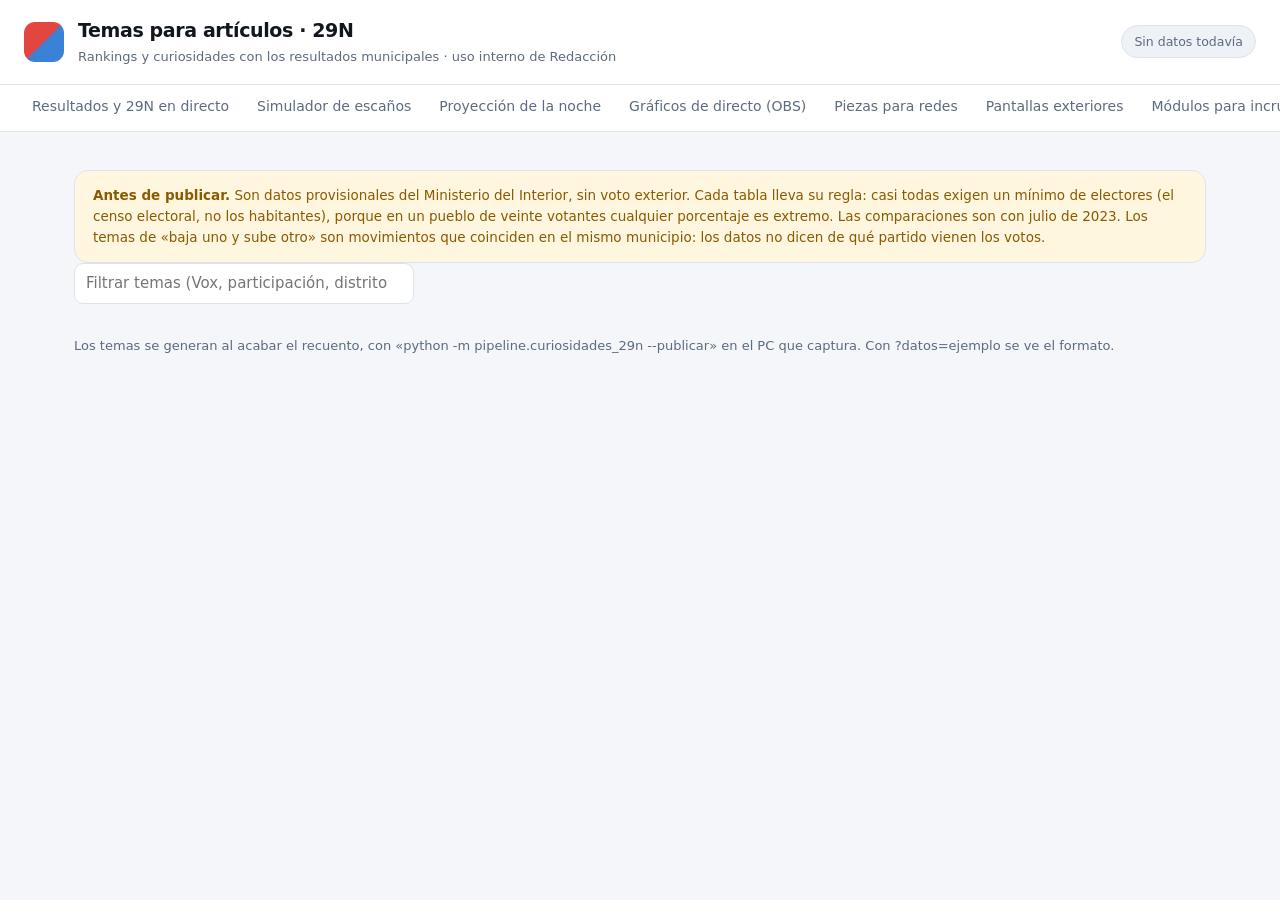
<file: web/curiosidades.html>
<!doctype html>
<html lang="es">
<head>
<meta charset="utf-8">
<meta name="viewport" content="width=device-width, initial-scale=1">
<meta name="robots" content="noindex, nofollow">
<title>29N · Temas para artículos</title>
<!-- Uso interno (Redacción). Pinta web/data/curiosidades_29n.json, que genera `python -m pipeline.curiosidades_29n`
     con los resultados municipales del último envío. ?datos=ejemplo: dos provincias del simulacro, para ver el formato. -->
<link rel="stylesheet" href="estilo.css">
<style>
  .indice { display: flex; flex-wrap: wrap; gap: 6px; margin: 0 0 18px; }
  .indice a { font-size: 13px; padding: 5px 10px; border-radius: 999px; background: var(--superficie-alta); color: var(--texto); text-decoration: none; }
  .tema { margin-bottom: 18px; min-width: 0; }
  .tema h2 { margin: 0 0 4px; font-size: 19px; }
  .tema .regla { margin: 0 0 10px; font-size: 13.5px; color: var(--texto-tenue); }
  .tema .nota { margin: 10px 0 0; font-size: 13px; color: var(--texto-tenue); }
  .desliza { overflow-x: auto; }
  table { width: 100%; border-collapse: collapse; font-variant-numeric: tabular-nums; font-size: 14.5px; }
  th, td { padding: 7px 9px; text-align: right; border-bottom: 1px solid var(--borde); white-space: nowrap; }
  th { font-size: 12.5px; color: var(--texto-tenue); font-weight: 600; }
  th:first-child, td:first-child, td.txt, th.txt { text-align: left; white-space: normal; }
  .acciones { display: flex; gap: 8px; margin-top: 10px; }
  .acciones button { font: inherit; font-size: 13px; padding: 5px 11px; border-radius: 8px; border: 1px solid var(--borde); background: var(--superficie); color: var(--texto); cursor: pointer; }
  #buscar { font: inherit; padding: 8px 11px; border-radius: 9px; border: 1px solid var(--borde); background: var(--superficie); color: var(--texto); width: min(100%, 340px); margin-bottom: 14px; }
</style>
</head>
<body>
<header class="cabecera">
  <div class="marca"><div class="logo" aria-hidden="true"></div>
    <div><h1>Temas para artículos · 29N</h1><p>Rankings y curiosidades con los resultados municipales · uso interno de Redacción</p></div></div>
  <span class="insignia" id="estado">Cargando…</span>
</header>
<main>
  <p id="prueba" class="aviso" hidden><strong>DATOS DE PRUEBA.</strong> Solo Bizkaia y Melilla, del simulacro de Interior: sirve para ver el formato, no son resultados.</p>
  <p id="simulacro" class="aviso" hidden><strong>SIMULACRO.</strong> Datos ficticios del ensayo técnico de Interior.</p>
  <p id="parcial" class="aviso" hidden><strong>RECUENTO SIN TERMINAR.</strong> Se han admitido municipios que no están al 100 %: los datos pueden cambiar.</p>
  <section class="aviso"><strong>Antes de publicar.</strong> Son datos provisionales del Ministerio del Interior, sin voto exterior.
    Cada tabla lleva su regla: casi todas exigen un mínimo de electores (el censo electoral, no los habitantes), porque en un pueblo de
    veinte votantes cualquier porcentaje es extremo. Las comparaciones son con julio de 2023. Los temas de «baja uno y sube otro» son
    movimientos que coinciden en el mismo municipio: los datos no dicen de qué partido vienen los votos.</section>
  <input id="buscar" type="search" placeholder="Filtrar temas (Vox, participación, distrito…)" aria-label="Filtrar temas">
  <nav class="indice" id="indice" aria-label="Temas"></nav>
  <div id="temas"></div>
</main>
<script src="menu.js"></script>
<script>
const $ = (s) => document.querySelector(s);
const el = (t, c, x) => { const n = document.createElement(t); if (c) n.className = c; if (x !== undefined) n.textContent = x; return n; };
const ORIGEN = new URLSearchParams(location.search).get("datos") === "ejemplo" ? "data/curiosidades_ejemplo.json" : "data/curiosidades_29n.json";
const fmt = (v) => v === null || v === undefined ? "—" : typeof v === "number" ? v.toLocaleString("es-ES", { useGrouping: "always", maximumFractionDigits: 2 }) : String(v);
const sin = (s) => s.normalize("NFD").replace(/[̀-ͯ]/g, "").toLowerCase();
function texto(t) { return [t.titular, t.regla, t.columnas.join("\t"), ...t.filas.map((f) => f.map(fmt).join("\t")), t.nota || ""].join("\n"); }
function csv(t) { return [t.columnas, ...t.filas].map((f) => f.map((v) => `"${String(v === null ? "" : typeof v === "number" ? String(v).replace(".", ",") : v).replace(/"/g, '""')}"`).join(";")).join("\r\n"); }
function pintar(d) {
  $("#prueba").hidden = !d.prueba; $("#simulacro").hidden = !d.simulacro || d.prueba; $("#parcial").hidden = !d.parcial;
  const cont = $("#temas"), ind = $("#indice");
  cont.replaceChildren(); ind.replaceChildren();
  if (!d.temas.length) {
    $("#estado").textContent = "Sin datos todavía";
    cont.appendChild(el("p", "nota", "Los temas se generan al acabar el recuento, con «python -m pipeline.curiosidades_29n --publicar» en el PC que captura. Con ?datos=ejemplo se ve el formato."));
    return;
  }
  $("#estado").textContent = `${d.temas.length} temas · ${d.municipios_completos.toLocaleString("es-ES")} municipios completos` + (d.generado ? ` · ${d.generado}` : "");
  d.temas.forEach((t) => {
    const a = el("a", null, t.titular); a.href = "#" + t.id; a.dataset.q = sin(t.titular + " " + t.regla); ind.appendChild(a);
    const s = el("section", "tarjeta tema"); s.id = t.id; s.dataset.q = a.dataset.q;
    s.append(el("h2", null, t.titular), el("p", "regla", t.regla));
    const tabla = el("table"), cab = el("tr");
    const esTexto = t.columnas.map((_, i) => t.filas.some((f) => typeof f[i] === "string"));
    t.columnas.forEach((c, i) => cab.appendChild(el("th", esTexto[i] ? "txt" : null, c)));
    tabla.appendChild(el("thead")).appendChild(cab);
    const tb = tabla.appendChild(el("tbody"));
    t.filas.forEach((f) => { const tr = el("tr"); f.forEach((v, i) => tr.appendChild(el("td", esTexto[i] ? "txt" : null, fmt(v)))); tb.appendChild(tr); });
    const des = el("div", "desliza"); des.appendChild(tabla); s.appendChild(des);
    if (t.nota) s.appendChild(el("p", "nota", t.nota));
    const acc = el("div", "acciones");
    const b1 = el("button", null, "Copiar tabla"); b1.type = "button";
    b1.addEventListener("click", () => { navigator.clipboard.writeText(texto(t)).then(() => { b1.textContent = "Copiada"; setTimeout(() => { b1.textContent = "Copiar tabla"; }, 1500); }); });
    const b2 = el("button", null, "Descargar CSV"); b2.type = "button";
    b2.addEventListener("click", () => { const x = el("a"); x.href = URL.createObjectURL(new Blob(["﻿" + csv(t)], { type: "text/csv" })); x.download = `29n_${t.id}.csv`; x.click(); URL.revokeObjectURL(x.href); });
    acc.append(b1, b2); s.appendChild(acc);
    cont.appendChild(s);
  });
}
$("#buscar").addEventListener("input", (e) => { const q = sin(e.target.value.trim()); document.querySelectorAll("[data-q]").forEach((n) => { n.hidden = q && !n.dataset.q.includes(q); }); });
fetch(ORIGEN, { cache: "no-store" }).then((r) => r.json()).then(pintar).catch(() => { $("#estado").textContent = "Sin datos"; });
</script>
</body>
</html>
</file>
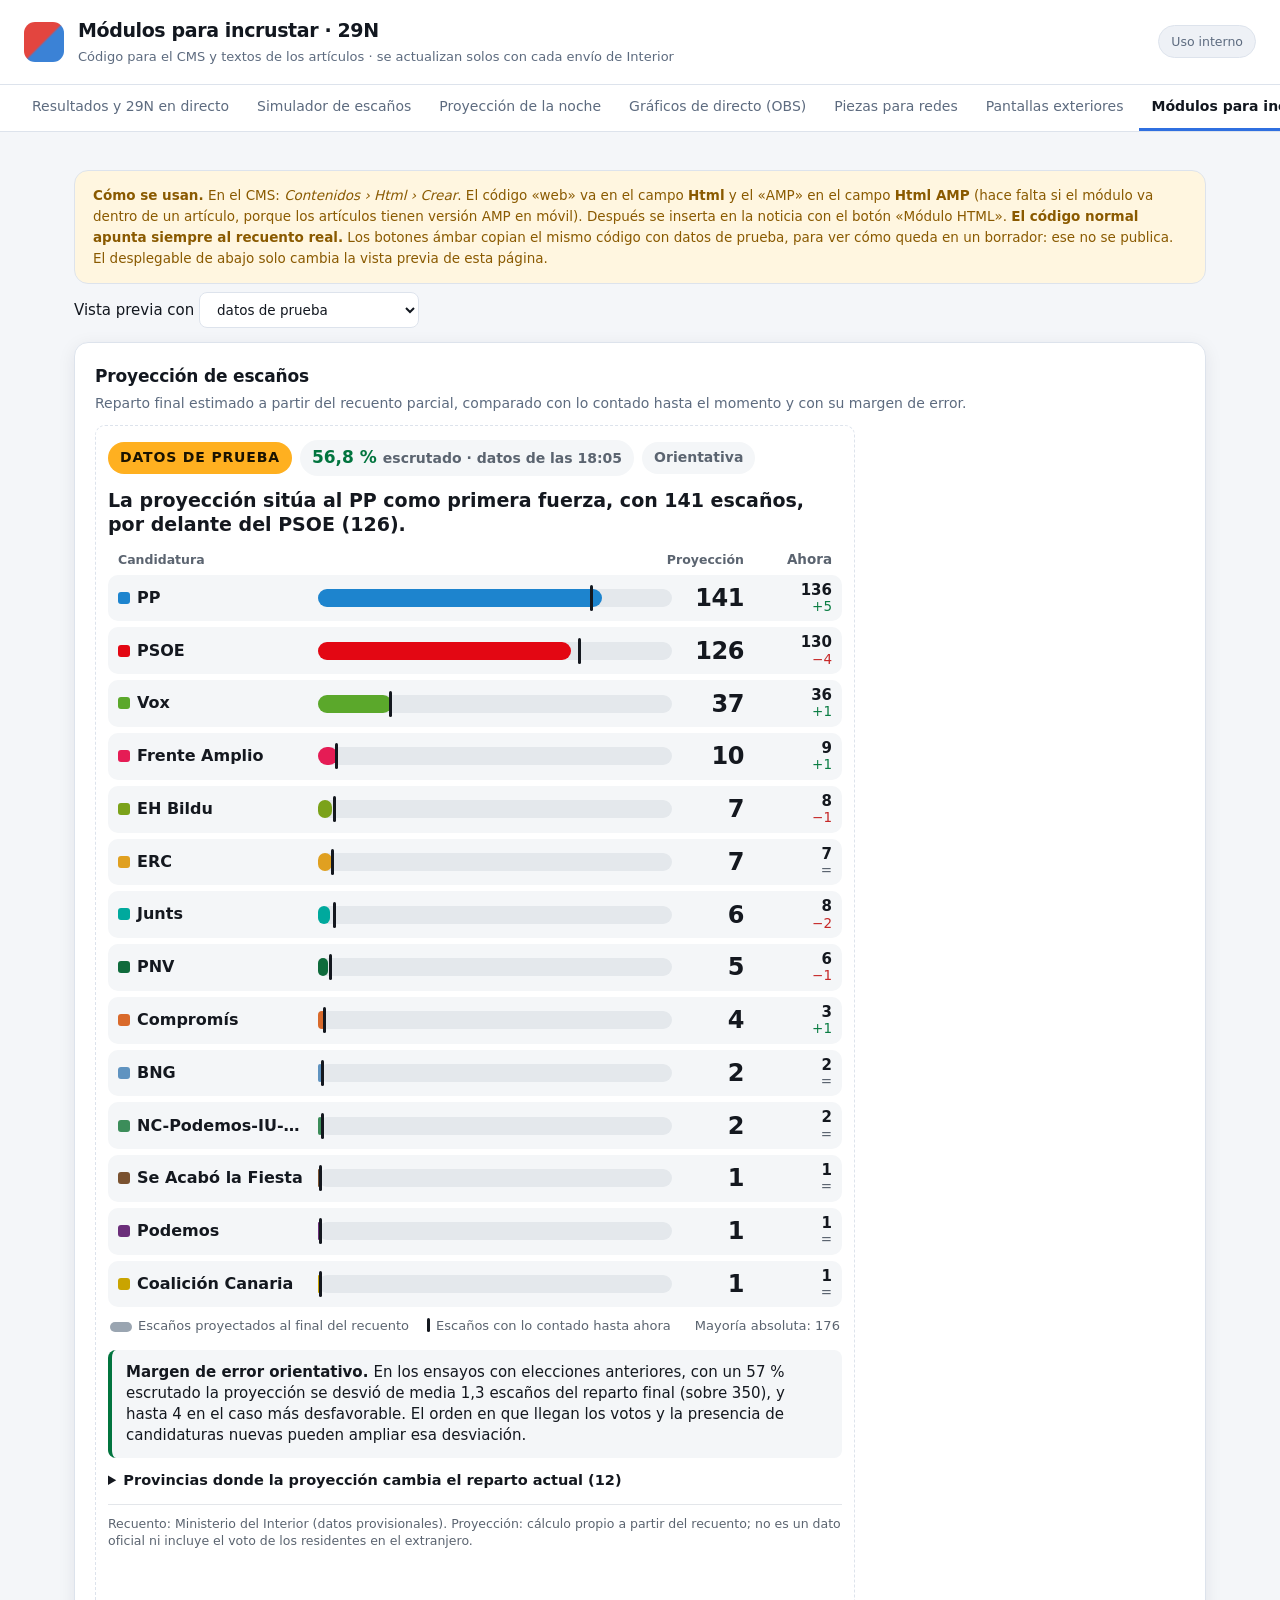
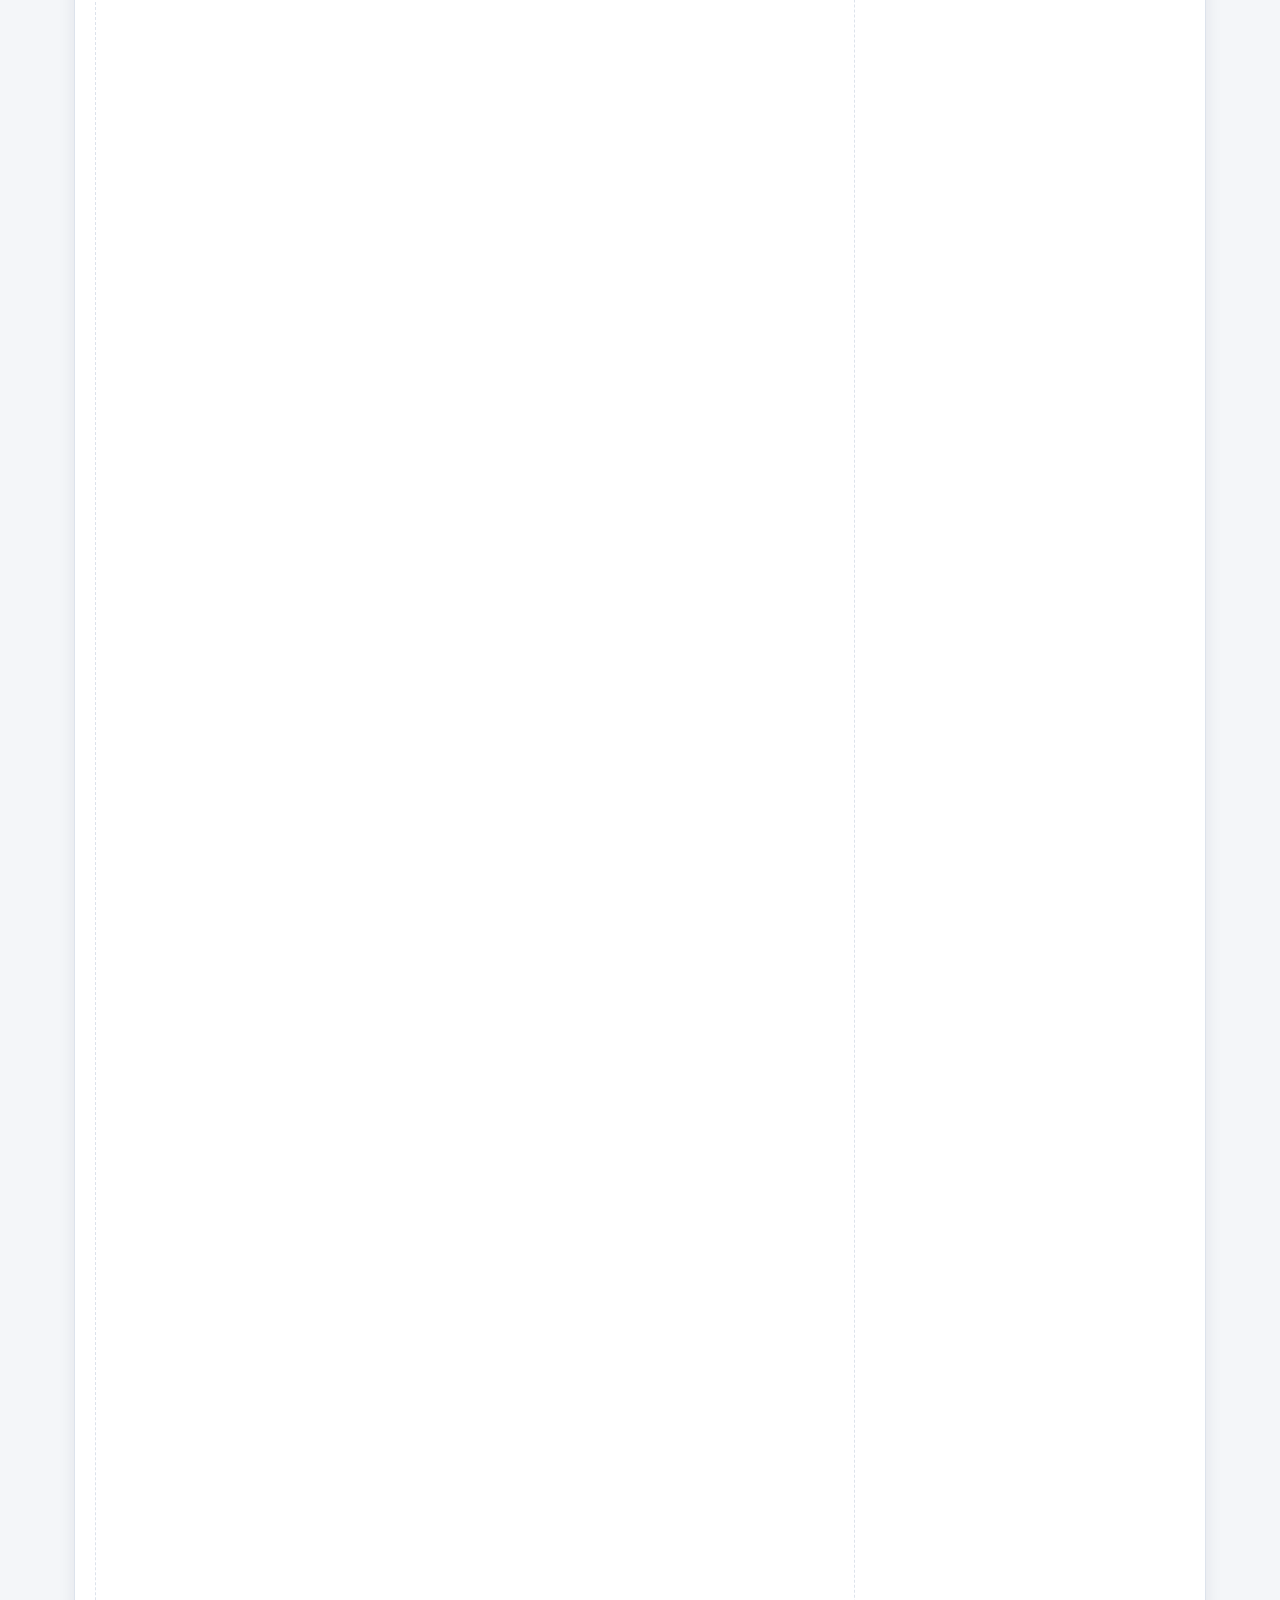
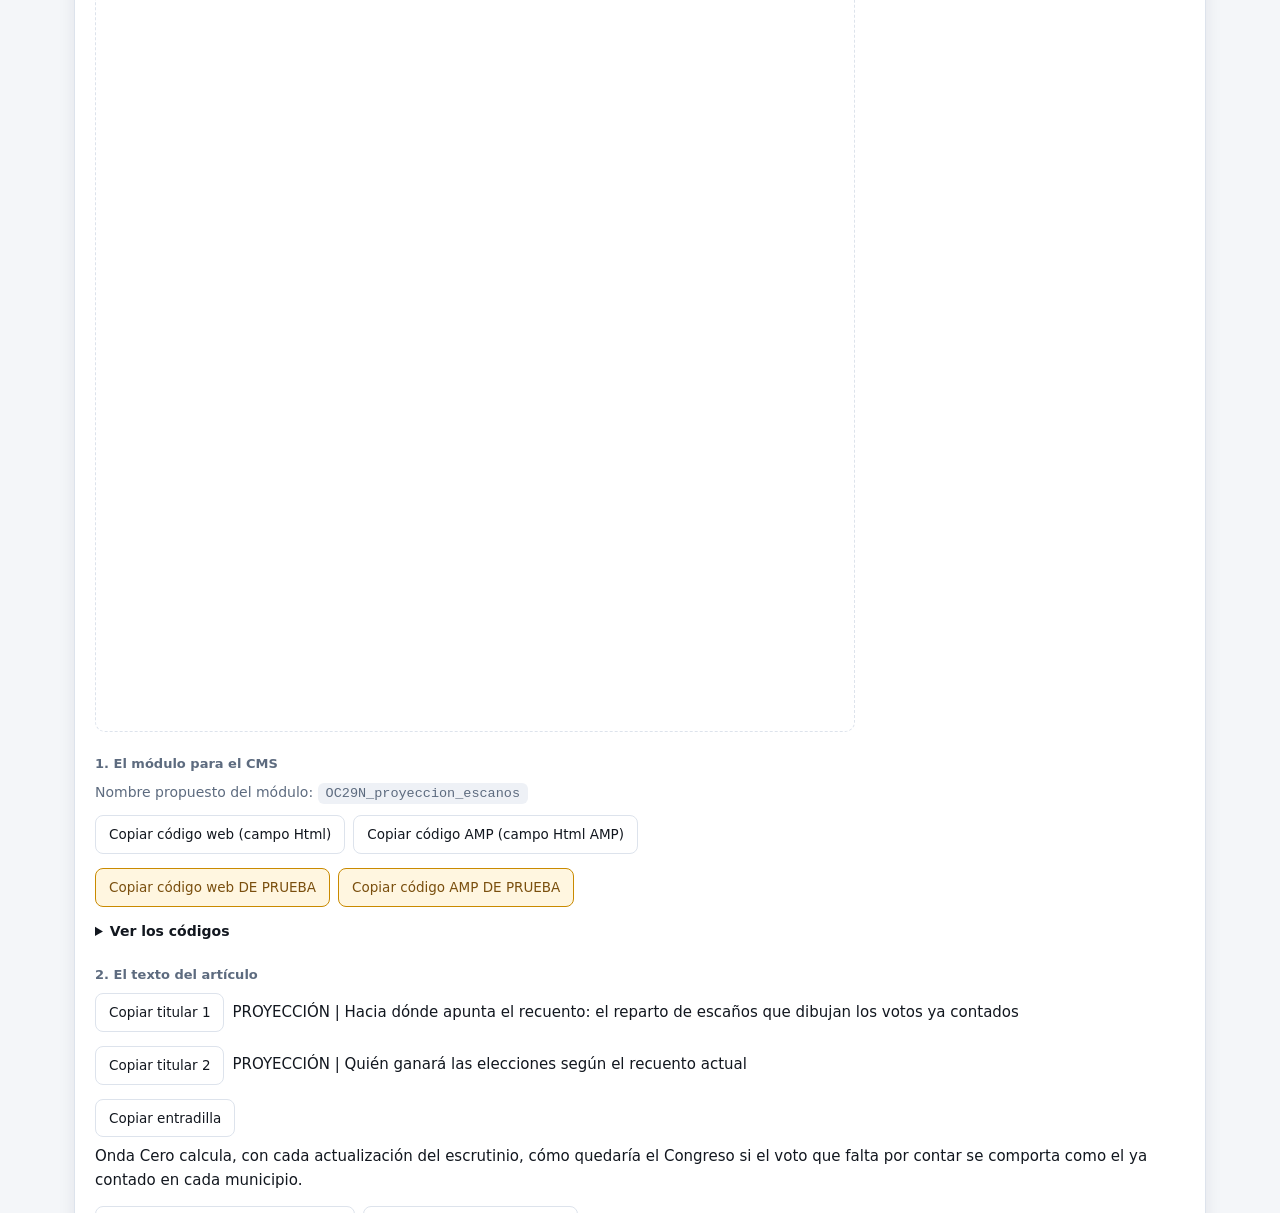
<file: web/embeds.html>
<!doctype html>
<html lang="es">
<head>
<meta charset="utf-8">
<meta name="viewport" content="width=device-width, initial-scale=1">
<meta name="robots" content="noindex, nofollow">
<title>29N · Módulos para incrustar</title>
<link rel="stylesheet" href="estilo.css">
<style>
  .modulo { margin-bottom: 26px; min-width: 0; }
  .modulo h2 { margin: 0 0 4px; } .modulo > p { margin: 0 0 10px; font-size: 14px; color: var(--texto-tenue); }
  .marco { border: 1px dashed var(--borde); border-radius: 10px; padding: 10px; background: #fff; max-width: 760px; }
  .marco iframe { width: 100%; border: 0; display: block; }
  textarea { width: 100%; font: 12.5px ui-monospace, Consolas, monospace; padding: 10px; border-radius: 8px; border: 1px solid var(--borde);
             background: var(--superficie-alta); color: var(--texto); resize: vertical; }
  .fila-b { display: flex; flex-wrap: wrap; gap: 8px; align-items: center; margin: 8px 0 14px; }
  .fila-b button, .fila-b select { font: inherit; font-size: 13.5px; padding: 8px 13px; border-radius: 8px; border: 1px solid var(--borde); background: var(--superficie); color: var(--texto); cursor: pointer; }
  .fila-b button.prueba { border-color: #c98a00; color: #7a4f0e; background: #fff6e0; }
  h3 { margin: 18px 0 6px; font-size: 15px; }
  .campo { font-size: 13px; color: var(--texto-tenue); margin: 0 0 4px; }
  code.nombre { font-size: 13.5px; background: var(--superficie-alta); padding: 3px 8px; border-radius: 6px; }
  details { margin-top: 6px; } summary { cursor: pointer; font-weight: 600; font-size: 14px; }
</style>
</head>
<body>
<header class="cabecera">
  <div class="marca"><div class="logo" aria-hidden="true"></div>
    <div><h1>Módulos para incrustar · 29N</h1><p>Código para el CMS y textos de los artículos · se actualizan solos con cada envío de Interior</p></div></div>
  <span class="insignia">Uso interno</span>
</header>
<main>
  <section class="aviso"><strong>Cómo se usan.</strong> En el CMS: <em>Contenidos › Html › Crear</em>. El código «web» va en el campo
    <strong>Html</strong> y el «AMP» en el campo <strong>Html AMP</strong> (hace falta si el módulo va dentro de un artículo, porque
    los artículos tienen versión AMP en móvil). Después se inserta en la noticia con el botón «Módulo HTML».
    <strong>El código normal apunta siempre al recuento real.</strong> Los botones ámbar copian el mismo código con datos de prueba,
    para ver cómo queda en un borrador: ese no se publica. El desplegable de abajo solo cambia la vista previa de esta página.</section>
  <div class="fila-b"><label>Vista previa con
    <select id="datos"><option value="prueba">datos de prueba</option><option value="real">el recuento real</option></select></label></div>
  <div id="modulos"></div>
</main>
<script src="menu.js"></script>
<script>
const BASE = new URL("embed/", location.href).href, ORIGEN = location.origin;
const MODULOS = [
  { id: "proyeccion", nombre: "OC29N_proyeccion_escanos", titulo: "Proyección de escaños",
    texto: "Reparto final estimado a partir del recuento parcial, comparado con lo contado hasta el momento y con su margen de error.",
    prueba: "?datos=ejemplo", alto: 1400, altoMovil: 1650,
    titulares: ["PROYECCIÓN | Hacia dónde apunta el recuento: el reparto de escaños que dibujan los votos ya contados",
                "PROYECCIÓN | Quién ganará las elecciones según el recuento actual"],
    entradilla: "Onda Cero calcula, con cada actualización del escrutinio, cómo quedaría el Congreso si el voto que falta por contar se comporta como el ya contado en cada municipio.",
    cuerpo: [
      ["p", "A medida que avanza el escrutinio, Onda Cero calcula cómo quedaría el Congreso si el voto que falta por contar se comporta como el que ya se ha contado en cada municipio. El gráfico compara los escaños que cada candidatura tiene con el recuento actual (la marca vertical) con los que tendría al final (la barra). Se actualiza con cada envío de datos del Ministerio del Interior."],
      ["modulo"],
      ["h3", "Cómo se calcula"],
      ["p", "El recuento oficial no avanza igual en toda España: llegan antes unas mesas que otras, y los primeros datos rara vez se parecen al resultado final. Esta proyección corrige ese efecto municipio a municipio. En cada localidad compara los votos ya contados con lo que ese mismo municipio votó en las generales de julio de 2023, mide cuánto ha subido o bajado cada candidatura y aplica ese cambio a los votos que aún faltan por contar allí."],
      ["p", "Donde todavía hay pocos datos, se apoya en lo que está ocurriendo en los municipios de tamaño parecido de su provincia y, si hace falta, en el conjunto de la provincia. Con esos votos estimados se reparten los escaños de cada circunscripción con la misma fórmula que usa la ley electoral."],
      ["h3", "Qué tiene en cuenta y qué no"],
      ["p", "Al trabajar pueblo a pueblo y ciudad a ciudad, la proyección sabe de dónde llegan los votos: no confunde un recuento avanzado en el medio rural con uno avanzado en las grandes capitales, ni una provincia con otra. Lo que no puede saber es qué mesas de un mismo municipio se han contado primero, porque ese dato no se publica durante la noche, y el orden de llegada de los votos dentro de cada localidad influye en el resultado."],
      ["p", "Tampoco hay referencia de 2023 para las candidaturas que se presentan por primera vez o que antes concurrían juntas: en esos casos se proyecta el porcentaje que llevan en lo ya contado, con menos precisión."],
      ["h3", "Cuánto puede fallar"],
      ["p", "El margen de error que acompaña al gráfico procede de un ensayo: se han reconstruido las noches electorales de abril de 2019, noviembre de 2019 y julio de 2023 haciendo llegar los votos en distintos órdenes, y se ha medido a cuántos escaños del resultado final se quedaba la proyección en cada momento. Con la mitad del voto contado, la desviación media fue de entre uno y dos escaños sobre 350, y de cuatro en el caso más desfavorable. Con menos recuento, o si los votos llegan en un orden poco habitual, puede ser mayor."],
      ["p", "La proyección no incluye el voto de los residentes en el extranjero, que se cuenta días después, y no es un dato oficial: el único resultado oficial es el que publica el Ministerio del Interior."],
    ] },
  { id: "disputados", nombre: "OC29N_escanos_en_el_aire", titulo: "Escaños en el aire",
    texto: "Las provincias donde el último escaño está más ajustado: quién lo tiene, quién va detrás y cuántos votos le faltan. Por defecto, 12 filas (?n=10 para diez) y solo provincias con al menos el 50 % escrutado (?minimo=50).",
    prueba: "?datos=simulacro", alto: 1200, altoMovil: 1750,
    titulares: ["Los escaños en el aire: ¿dónde se está jugando el resultado final?"],
    entradilla: "Las provincias donde el último escaño se decide por menos votos, con el recuento en marcha: quién lo tiene, quién se lo disputa y cuánto le falta.",
    cuerpo: [
      ["p", "El reparto del Congreso se decide a menudo por un puñado de votos en unas pocas provincias. Esta lista recoge, con el recuento en marcha, las circunscripciones donde el último escaño está más ajustado: qué candidatura lo tiene ahora, cuál se lo disputa y cuántos votos le faltan para arrebatárselo."],
      ["modulo"],
      ["h3", "Cómo se calcula"],
      ["p", "En cada provincia los escaños se asignan con la fórmula D'Hondt: los votos de cada candidatura se dividen entre uno, dos, tres… y los escaños van a los cocientes más altos. El último escaño es el que entra con el cociente más bajo, y la candidatura que se queda a las puertas es la que tiene el siguiente."],
      ["p", "El Ministerio del Interior publica con cada actualización, para cada provincia, quién ocupa ese último escaño, quién va detrás y cuántos votos más necesitaría para quedárselo. Aquí se ordenan las provincias de menos a más votos de diferencia."],
      ["h3", "Cómo leerlo"],
      ["p", "La cifra corresponde a lo contado en ese momento, no al final del recuento: una provincia con el 60 % escrutado puede cambiar de manos varias veces. Por eso solo entran en la lista las que han superado la mitad del escrutinio, y cada una indica su porcentaje. Cuando el recuento termina, la lista muestra los escaños que se han decidido por menos votos."],
      ["p", "No incluye el voto de los residentes en el extranjero, que se suma días después y que en provincias muy ajustadas puede cambiar el último escaño."],
    ] },
];
const el = (t, c, x) => { const n = document.createElement(t); if (c) n.className = c; if (x !== undefined) n.textContent = x; return n; };
const esc = (s) => s.replace(/&/g, "&amp;").replace(/</g, "&lt;").replace(/>/g, "&gt;");
function codigoWeb(m, prueba) {
  const c = "oc29n-" + m.id, src = `${BASE}${m.id}.html${prueba ? m.prueba : ""}`;
  return `<style>.${c}.${c}{display:block;width:100%;max-width:100%;margin:24px 0;border:0;height:${m.alto}px}@media (max-width:620px){.${c}.${c}{height:${m.altoMovil}px}}</style>\n` +
    `<iframe class="${c}" src="${src}" title="${m.titulo} · elecciones generales del 29N" loading="lazy"></iframe>`;
}
function codigoAmp(m, prueba) {
  const src = `${BASE}${m.id}.html${prueba ? m.prueba : ""}#amp=1`;
  return `<amp-iframe width="750" height="${m.altoMovil}" heights="(min-width: 620px) ${m.alto}px, ${m.altoMovil}px" layout="responsive" frameborder="0" resizable sandbox="allow-scripts allow-same-origin" src="${src}">\n` +
    `<amp-img placeholder layout="fill" src="https://statics.atresmedia.com/elecciones/loading_icon.gif"></amp-img>\n` +
    `<div overflow tabindex="0" role="button" aria-label="Ver más" style="padding:8px;text-align:center;background:#027a35;color:#ffffff;font-weight:700">Ver más</div>\n</amp-iframe>`;
}
function codigoScript(m) {
  return `<iframe id="oc29n-${m.id}" src="${BASE}${m.id}.html" title="${m.titulo} · elecciones generales del 29N" style="width:100%;border:0;display:block" height="${m.alto}" scrolling="no"></iframe>\n` +
    `<script>addEventListener("message",function(e){if(e.origin==="${ORIGEN}"&&e.data&&e.data.origen==="ondacero-29n"){var f=document.getElementById("oc29n-"+e.data.modulo);if(f)f.style.height=e.data.alto+"px"}});<\/script>`;
}
const cuerpoHtml = (m) => m.cuerpo.map(([t, x]) => t === "modulo" ? `<p>[GRÁFICO: ${m.nombre}]</p>` : t === "h3" ? `<h3 class="article-title-1">${esc(x)}</h3>` : `<p>${esc(x)}</p>`).join("\n");
const cuerpoPlano = (m) => m.cuerpo.map(([t, x]) => t === "modulo" ? `[GRÁFICO: ${m.nombre}]` : t === "h3" ? x.toUpperCase() : x).join("\n\n");
function copiar(boton, texto) {
  const fin = () => { const t = boton.textContent; boton.textContent = "Copiado"; setTimeout(() => { boton.textContent = t; }, 1500); };
  (navigator.clipboard && isSecureContext ? navigator.clipboard.writeText(texto) : Promise.reject()).then(fin).catch(() => {
    const a = el("textarea"); a.value = texto; document.body.appendChild(a); a.select();
    try { document.execCommand("copy"); fin(); } catch (e) { boton.textContent = "Copia a mano desde el cuadro"; }
    a.remove();
  });
}
function boton(texto, valor, clase) { const b = el("button", clase, texto); b.type = "button"; b.addEventListener("click", () => copiar(b, valor())); return b; }
function pintar() {
  const prueba = document.querySelector("#datos").value === "prueba", cont = document.querySelector("#modulos");
  cont.replaceChildren();
  MODULOS.forEach((m) => {
    const s = el("section", "tarjeta modulo");
    s.append(el("h2", null, m.titulo), el("p", null, m.texto));
    const marco = el("div", "marco"), f = el("iframe");
    f.id = "oc29n-" + m.id; f.src = `${BASE}${m.id}.html${prueba ? m.prueba : ""}`; f.height = m.alto; f.title = m.titulo; f.setAttribute("scrolling", "no");
    marco.appendChild(f); s.appendChild(marco);

    s.appendChild(el("h3", null, "1. El módulo para el CMS"));
    const pn = el("p", "campo"); pn.append("Nombre propuesto del módulo: ", el("code", "nombre", m.nombre)); s.appendChild(pn);
    const f1 = el("div", "fila-b");
    f1.append(boton("Copiar código web (campo Html)", () => codigoWeb(m)), boton("Copiar código AMP (campo Html AMP)", () => codigoAmp(m)));
    s.appendChild(f1);
    const f2 = el("div", "fila-b");
    f2.append(boton("Copiar código web DE PRUEBA", () => codigoWeb(m, true), "prueba"), boton("Copiar código AMP DE PRUEBA", () => codigoAmp(m, true), "prueba"));
    s.appendChild(f2);
    const det = el("details"); det.appendChild(el("summary", null, "Ver los códigos"));
    [["Web (campo Html): sin script, altura fija para escritorio y para móvil", codigoWeb(m)], ["AMP (campo Html AMP)", codigoAmp(m)],
     ["Alternativa web con script (ajusta la altura al contenido; no usar si se prefiere evitar scripts)", codigoScript(m)]].forEach(([rot, c]) => {
      det.appendChild(el("p", "campo", rot)); const t = el("textarea"); t.readOnly = true; t.rows = 4; t.value = c; det.appendChild(t);
    });
    s.appendChild(det);

    s.appendChild(el("h3", null, "2. El texto del artículo"));
    m.titulares.forEach((t, i) => { const fila = el("div", "fila-b"); fila.append(boton(m.titulares.length > 1 ? `Copiar titular ${i + 1}` : "Copiar titular", () => t), el("span", null, t)); s.appendChild(fila); });
    const fe = el("div", "fila-b"); fe.append(boton("Copiar entradilla", () => m.entradilla), el("span", null, m.entradilla)); s.appendChild(fe);
    const fc = el("div", "fila-b");
    fc.append(boton("Copiar cuerpo (HTML para el CMS)", () => cuerpoHtml(m)), boton("Copiar cuerpo (texto plano)", () => cuerpoPlano(m)));
    s.appendChild(fc);
    s.appendChild(el("p", "campo", `El cuerpo lleva la marca [GRÁFICO: ${m.nombre}] donde va el módulo: se sustituye por el módulo con el botón «Módulo HTML» del editor.`));
    const det2 = el("details"); det2.appendChild(el("summary", null, "Ver el cuerpo"));
    const t2 = el("textarea"); t2.readOnly = true; t2.rows = 12; t2.value = cuerpoHtml(m); det2.appendChild(t2); s.appendChild(det2);
    cont.appendChild(s);
  });
}
addEventListener("message", (e) => { if (e.origin === ORIGEN && e.data && e.data.origen === "ondacero-29n") { const f = document.getElementById("oc29n-" + e.data.modulo); if (f) f.style.height = e.data.alto + "px"; } });
document.querySelector("#datos").addEventListener("change", pintar);
pintar();
</script>
</body>
</html>
</file>
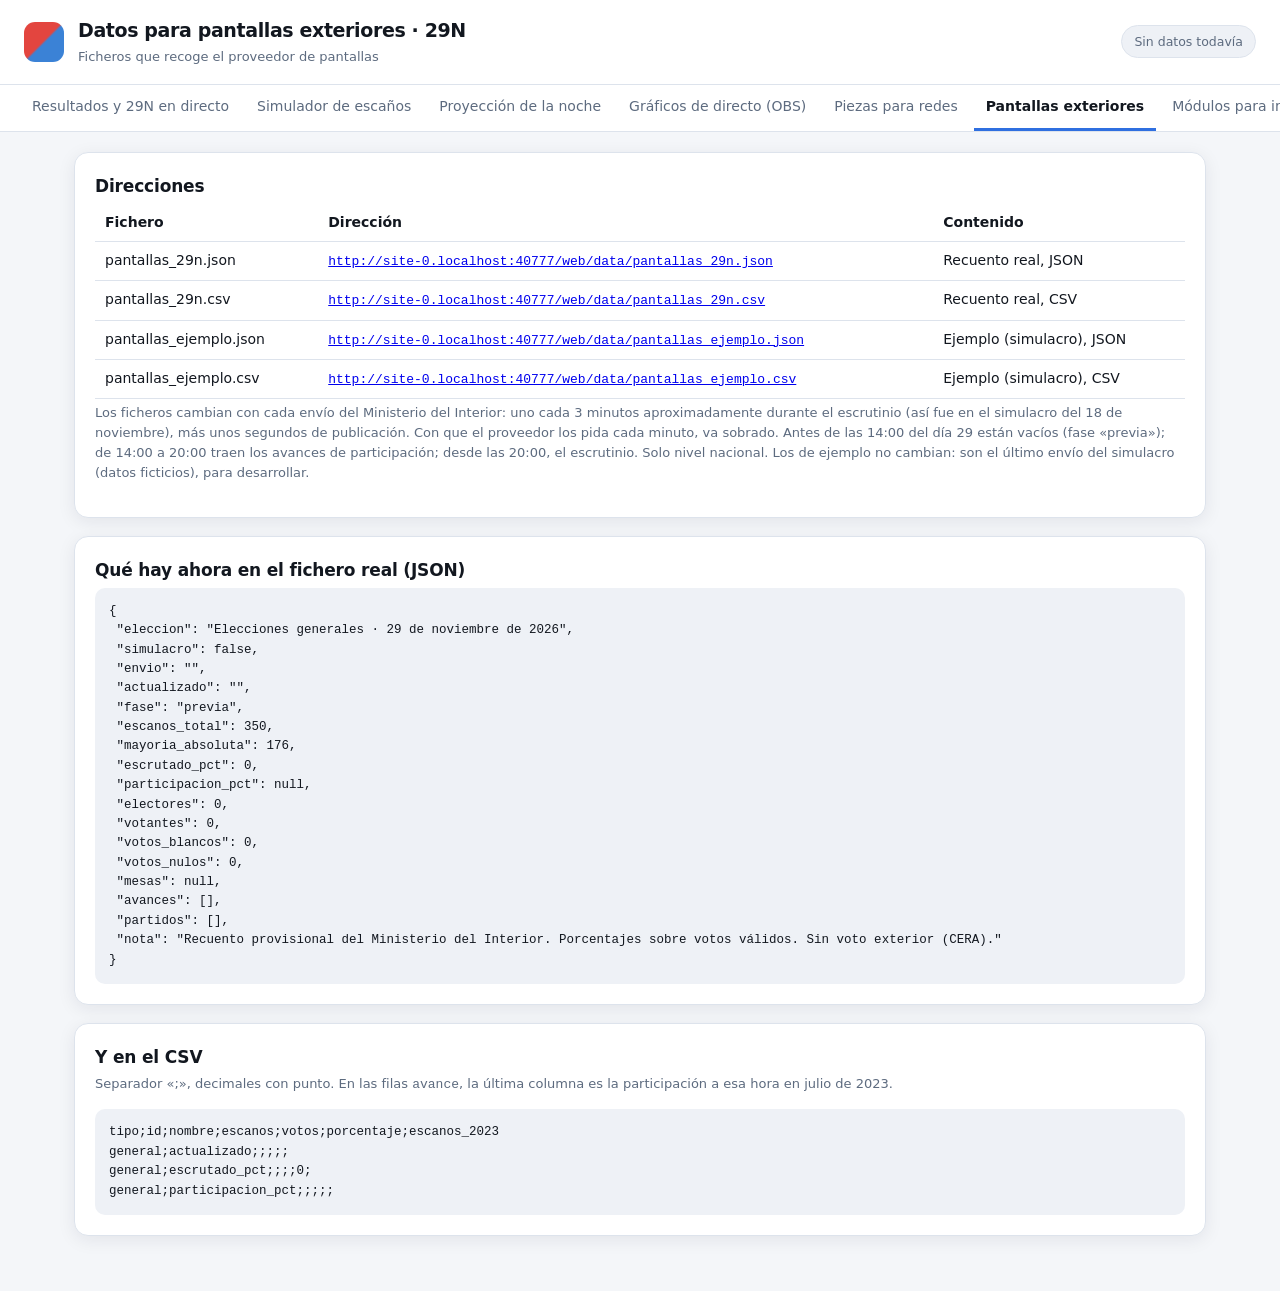
<file: web/pantallas.html>
<!doctype html>
<html lang="es">
<head>
<meta charset="utf-8">
<meta name="viewport" content="width=device-width, initial-scale=1">
<meta name="robots" content="noindex, nofollow">
<title>29N · Datos para pantallas exteriores</title>
<link rel="stylesheet" href="estilo.css">
<style>
  .tarjeta { min-width: 0; margin-bottom: 18px; }
  table { width: 100%; border-collapse: collapse; }
  th, td { text-align: left; padding: 8px 10px; border-bottom: 1px solid var(--borde); font-size: 14px; vertical-align: top; }
  td a, code { font-family: ui-monospace, Consolas, monospace; font-size: 13px; overflow-wrap: anywhere; }
  pre { margin: 0; padding: 14px; border-radius: 10px; background: var(--superficie-alta); overflow: auto; max-height: 420px; font-size: 12.5px; }
</style>
</head>
<body>
<header class="cabecera">
  <div class="marca"><div class="logo" aria-hidden="true"></div>
    <div><h1>Datos para pantallas exteriores · 29N</h1><p>Ficheros que recoge el proveedor de pantallas</p></div></div>
  <span class="insignia" id="estado">Cargando…</span>
</header>
<main>
  <section class="tarjeta">
    <h2>Direcciones</h2>
    <div style="overflow-x:auto"><table>
      <thead><tr><th>Fichero</th><th>Dirección</th><th>Contenido</th></tr></thead>
      <tbody id="urls"></tbody>
    </table></div>
    <p class="nota">Los ficheros cambian con cada envío del Ministerio del Interior: uno cada 3 minutos aproximadamente durante el
      escrutinio (así fue en el simulacro del 18 de noviembre), más unos segundos de publicación. Con que el proveedor los pida
      cada minuto, va sobrado. Antes de las 14:00 del día 29 están vacíos (fase «previa»); de 14:00 a 20:00 traen los avances
      de participación; desde las 20:00, el escrutinio. Solo nivel nacional. Los de ejemplo no cambian: son el último envío del simulacro
      (datos ficticios), para desarrollar.</p>
  </section>
  <section class="tarjeta">
    <h2>Qué hay ahora en el fichero real (JSON)</h2>
    <pre id="json">…</pre>
  </section>
  <section class="tarjeta">
    <h2>Y en el CSV</h2>
    <p class="nota">Separador «;», decimales con punto. En las filas <code>avance</code>, la última columna es la participación a esa hora en julio de 2023.</p>
    <pre id="csv">…</pre>
  </section>
</main>
<script src="menu.js"></script>
<script>
const FICHEROS = [["pantallas_29n.json", "Recuento real, JSON"], ["pantallas_29n.csv", "Recuento real, CSV"],
                  ["pantallas_ejemplo.json", "Ejemplo (simulacro), JSON"], ["pantallas_ejemplo.csv", "Ejemplo (simulacro), CSV"]];
const base = new URL("data/", location.href).href;
FICHEROS.forEach(([f, t]) => {
  const tr = document.createElement("tr");
  const a = Object.assign(document.createElement("a"), { href: base + f, textContent: base + f });
  const td = document.createElement("td"); td.appendChild(a);
  tr.append(Object.assign(document.createElement("td"), { textContent: f }), td, Object.assign(document.createElement("td"), { textContent: t }));
  document.querySelector("#urls").appendChild(tr);
});
async function cargar() {
  try {
    const d = await (await fetch("data/pantallas_29n.json", { cache: "no-store" })).json();
    document.querySelector("#json").textContent = JSON.stringify(d, null, 1);
    document.querySelector("#estado").textContent = { previa: "Sin datos todavía", participacion: "Avances de participación", escrutinio: `${d.escrutado_pct} % escrutado` }[d.fase] || d.fase;
    document.querySelector("#csv").textContent = await (await fetch("data/pantallas_29n.csv", { cache: "no-store" })).text();
  } catch (e) { document.querySelector("#estado").textContent = "Sin datos"; }
}
cargar();
setInterval(cargar, 30000);
</script>
</body>
</html>
</file>
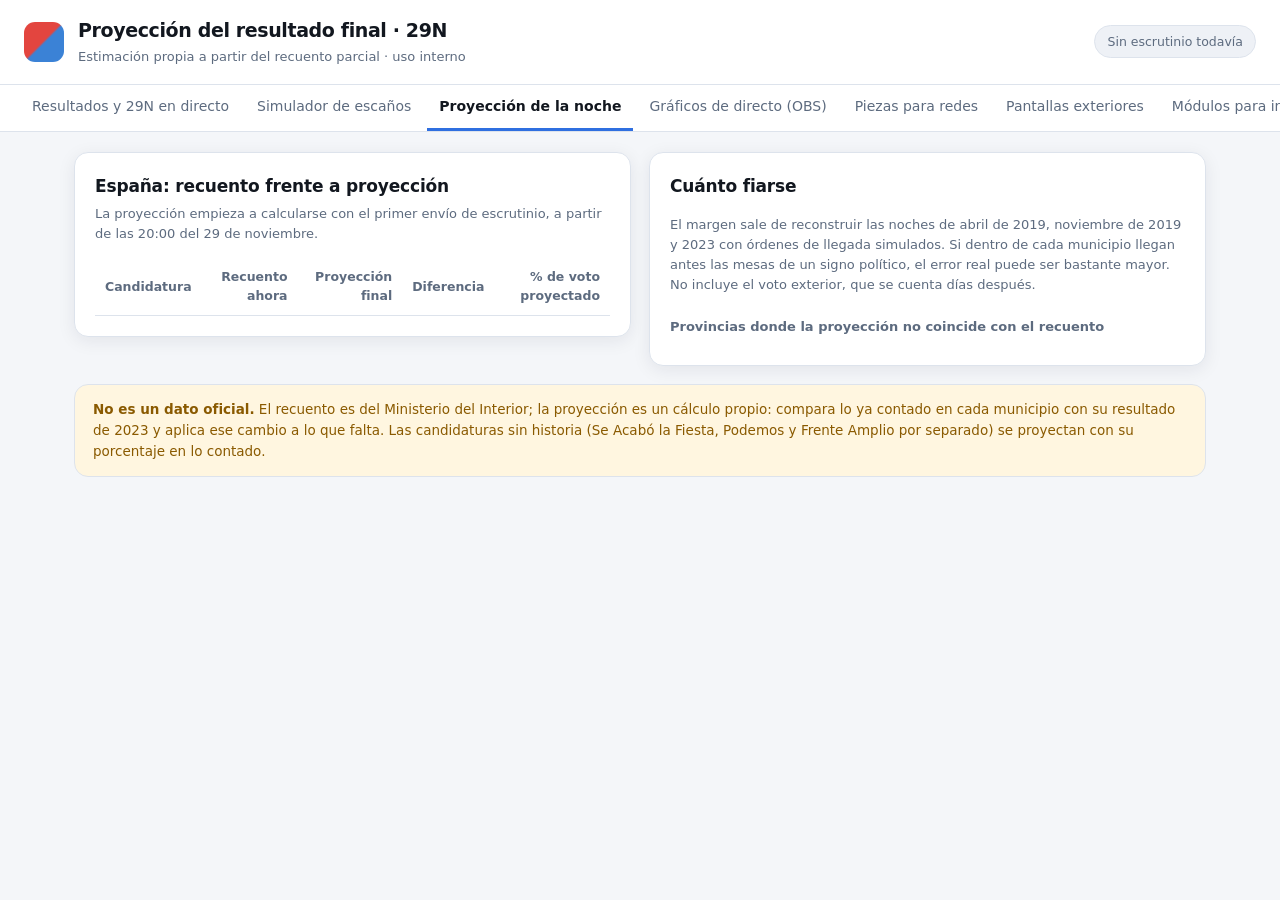
<file: web/proyeccion.html>
<!doctype html>
<html lang="es">
<head>
<meta charset="utf-8">
<meta name="viewport" content="width=device-width, initial-scale=1">
<meta name="robots" content="noindex, nofollow">
<title>29N · Proyección (uso interno)</title>
<!-- Página de uso interno (en el menú). Muestra la proyección propia del resultado final que calcula
     pipeline/captura_29n.py con cada envío (web/data/proyeccion_29n.json). Con ?datos=ejemplo, datos de PRUEBA. -->
<link rel="stylesheet" href="estilo.css">
<style>
  .desliza { overflow-x: auto; }
  .tarjeta { min-width: 0; }
  table { width: 100%; border-collapse: collapse; font-variant-numeric: tabular-nums; }
  @media (max-width: 520px) { th, td { padding: 8px 6px; font-size: 13px; } td.p { font-size: 17px; } }
  th, td { padding: 9px 10px; text-align: right; border-bottom: 1px solid var(--borde); }
  th { font-size: 12.5px; color: var(--texto-tenue); font-weight: 600; }
  th:first-child, td:first-child { text-align: left; }
  td.p { font-size: 20px; font-weight: 700; }
  td i { display: inline-block; width: 11px; height: 11px; border-radius: 3px; margin-right: 8px; }
  .mas { color: #1a9b4b; font-weight: 700; } .menos { color: #d63a35; font-weight: 700; }
  .margen { font-size: 15px; }
  .prov { display: flex; flex-wrap: wrap; gap: 8px; }
  .prov span { background: var(--superficie-alta); border-radius: 9px; padding: 6px 11px; font-size: 13.5px; }
</style>
</head>
<body>
<header class="cabecera">
  <div class="marca"><div class="logo" aria-hidden="true"></div>
    <div><h1>Proyección del resultado final · 29N</h1><p>Estimación propia a partir del recuento parcial · uso interno</p></div></div>
  <span class="insignia" id="estado">Cargando…</span>
</header>
<main>
  <p id="prueba" class="aviso" hidden><strong>DATOS DE PRUEBA.</strong> Noche ficticia para enseñar cómo se ve la página; no son resultados ni una estimación.</p>
  <p id="simulacro" class="aviso" hidden><strong>SIMULACRO.</strong> Datos ficticios del ensayo técnico de Interior.</p>
  <div class="rejilla vista-sim">
    <section class="tarjeta">
      <h2>España: recuento frente a proyección</h2>
      <p class="nota" id="cuando"></p>
      <div class="desliza"><table>
        <thead><tr><th>Candidatura</th><th>Recuento ahora</th><th>Proyección final</th><th>Diferencia</th><th>% de voto proyectado</th></tr></thead>
        <tbody id="tabla"></tbody>
      </table></div>
    </section>
    <section class="tarjeta">
      <h2>Cuánto fiarse</h2>
      <p class="margen" id="margen"></p>
      <p class="nota">El margen sale de reconstruir las noches de abril de 2019, noviembre de 2019 y 2023 con órdenes de llegada
        simulados. Si dentro de cada municipio llegan antes las mesas de un signo político, el error real puede ser bastante mayor.
        No incluye el voto exterior, que se cuenta días después.</p>
      <h3>Provincias donde la proyección no coincide con el recuento</h3>
      <div class="prov" id="provincias"></div>
    </section>
  </div>
  <section class="aviso"><strong>No es un dato oficial.</strong> El recuento es del Ministerio del Interior; la proyección es un
    cálculo propio: compara lo ya contado en cada municipio con su resultado de 2023 y aplica ese cambio a lo que falta.
    Las candidaturas sin historia (Se Acabó la Fiesta, Podemos y Frente Amplio por separado) se proyectan con su porcentaje en lo contado.</section>
</main>
<script src="menu.js"></script>
<script>
const NOMBRE = { PP: "PP", PSOE: "PSOE", VOX: "Vox", FA: "Frente Amplio", PODEMOS: "Podemos", SALF: "Se Acabó la Fiesta", ERC: "ERC",
  JUNTS: "Junts", EH_BILDU: "EH Bildu", PNV: "PNV", BNG: "BNG", CC: "Coalición Canaria", COMPROMIS: "Compromís",
  NC: "NC-Podemos-IU-Sumar", ADELANTE: "Adelante Andalucía", TERUEL_EXISTE: "Teruel Existe", GBAI: "Geroa Bai", PACMA: "PACMA", OTROS: "Otras" };
const COLOR = { PP: "#1D84CE", PSOE: "#E30713", VOX: "#5BA82B", FA: "#E51C55", PODEMOS: "#6B2E7A", SALF: "#7A5230", ERC: "#E0A020",
  JUNTS: "#00A99D", EH_BILDU: "#7BA21A", PNV: "#0F6B3C", BNG: "#5F93C0", CC: "#C9A400", COMPROMIS: "#D96A2B", NC: "#3C8D5A",
  ADELANTE: "#2AA198", TERUEL_EXISTE: "#4B6B4F", GBAI: "#B0333A", PACMA: "#9BB52B" };
const $ = (s) => document.querySelector(s);
const el = (t, c, x) => { const n = document.createElement(t); if (c) n.className = c; if (x !== undefined) n.textContent = x; return n; };
const dec = (x, d = 1) => Number(x).toLocaleString("es-ES", { minimumFractionDigits: d, maximumFractionDigits: d });
const dif = (d) => el("span", d > 0 ? "mas" : d < 0 ? "menos" : null, d > 0 ? "+" + d : d < 0 ? "−" + (-d) : "=");
const ORIGEN = new URLSearchParams(location.search).get("datos") === "ejemplo" ? "data/proyeccion_ejemplo.json" : "data/proyeccion_29n.json";

async function cargar() {
  let d;
  try { d = await (await fetch(ORIGEN, { cache: "no-store" })).json(); } catch (e) { $("#estado").textContent = "Sin datos"; return; }
  $("#prueba").hidden = !d.prueba; $("#simulacro").hidden = !d.simulacro;
  const tabla = $("#tabla"), provs = $("#provincias");
  tabla.replaceChildren(); provs.replaceChildren();
  if (!(d.escrutado > 0)) {
    $("#estado").textContent = "Sin escrutinio todavía";
    $("#cuando").textContent = "La proyección empieza a calcularse con el primer envío de escrutinio, a partir de las 20:00 del 29 de noviembre.";
    $("#margen").textContent = "";
    return;
  }
  $("#estado").textContent = `${dec(d.escrutado, 2)} % escrutado`;
  $("#cuando").textContent = `Envío ${d.envio}${d.hora ? ", datos de Interior de las " + d.hora : ""}. Recibido el ${d.capturado}. ` +
    `${d.municipios_con_recuento.toLocaleString("es-ES")} municipios con algún voto contado.`;
  const proy = d.nacional.escanos, rec = (d.recuento || {}).nacional || {}, pct = d.nacional.pct;
  const claves = [...new Set([...Object.keys(proy), ...Object.keys(rec)])].sort((a, b) => (proy[b] || 0) - (proy[a] || 0) || (rec[b] || 0) - (rec[a] || 0));
  claves.forEach((k) => {
    const tr = el("tr");
    const n = el("td"); const i = el("i"); i.style.background = COLOR[k] || "#8D98A6"; n.append(i, NOMBRE[k] || k);
    const t = el("td"); t.appendChild(dif((proy[k] || 0) - (rec[k] || 0)));
    tr.append(n, el("td", null, String(rec[k] || 0)), el("td", "p", String(proy[k] || 0)), t, el("td", null, pct[k] !== undefined ? dec(pct[k], 1) + " %" : "—"));
    tabla.appendChild(tr);
  });
  $("#margen").textContent = `Con el ${dec(d.escrutado, 1)} % escrutado, en las pruebas la proyección se quedó de media a ` +
    `${dec(d.margen.escanos_media, 1)} escaños del reparto final, y a ${d.margen.escanos_max} en el peor caso.`;
  const rp = (d.recuento || {}).provincias || {};
  Object.entries(d.provincias).forEach(([cod, a]) => {
    const r = rp[cod] || {}, cambios = [];
    new Set([...Object.keys(a.escanos), ...Object.keys(r)]).forEach((k) => { const x = (a.escanos[k] || 0) - (r[k] || 0); if (x) cambios.push(`${NOMBRE[k] || k} ${x > 0 ? "+" + x : "−" + (-x)}`); });
    if (cambios.length) provs.appendChild(el("span", null, `${(d.nombres || {})[cod] || cod}: ${cambios.join(", ")}`));
  });
  if (!provs.children.length) provs.appendChild(el("span", null, "Ninguna: la proyección coincide con el recuento en las 52."));
}
cargar();
setInterval(cargar, 30000);
</script>
</body>
</html>
</file>
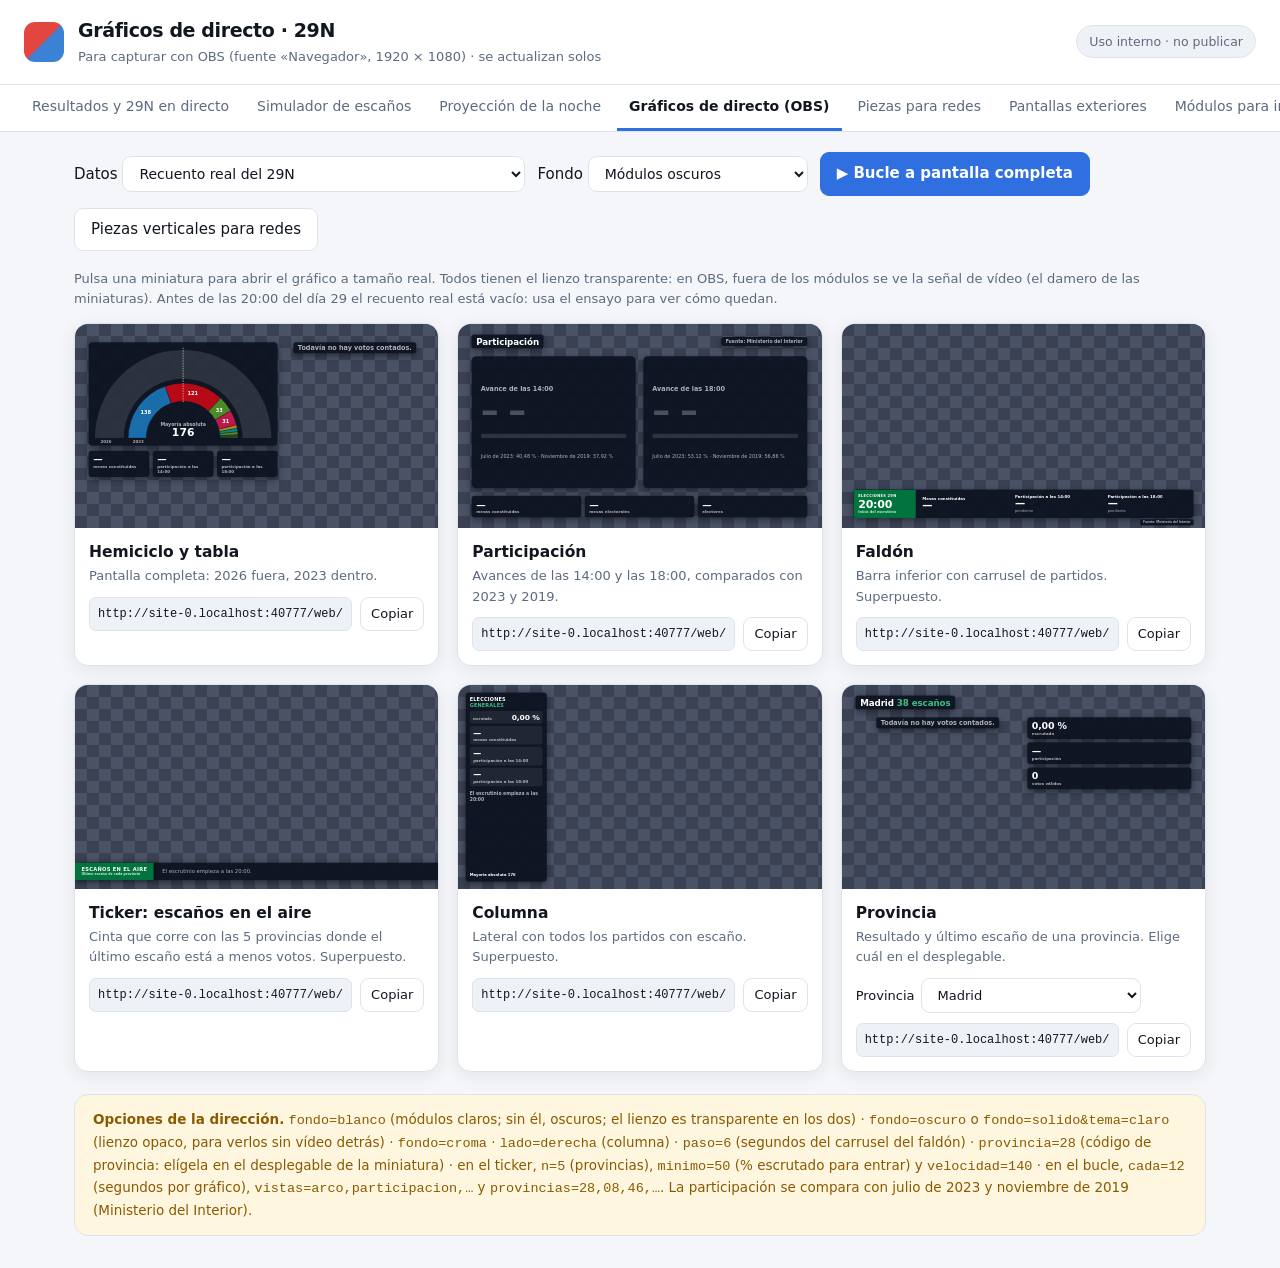
<file: web/directo/galeria.html>
<!doctype html>
<html lang="es">
<head>
<meta charset="utf-8">
<meta name="viewport" content="width=device-width, initial-scale=1">
<meta name="robots" content="noindex, nofollow">
<title>29N · Gráficos de directo</title>
<!-- Galería de los gráficos para OBS (index.html de esta carpeta): miniaturas en vivo, dirección de cada uno y bucle. -->
<link rel="stylesheet" href="../estilo.css">
<style>
  .barra-datos { display: flex; flex-wrap: wrap; gap: 12px; align-items: center; margin-bottom: 18px; }
  .boton { display: inline-block; padding: 9px 16px; border-radius: 9px; border: 1px solid var(--borde); background: var(--superficie);
           color: var(--texto); text-decoration: none; font-size: 14px; font: inherit; cursor: pointer; }
  .boton.principal { background: var(--acento); border-color: var(--acento); color: #fff; font-weight: 600; }
  .galeria { display: grid; grid-template-columns: repeat(auto-fill, minmax(300px, 1fr)); gap: 18px; }
  .mini { background: var(--superficie); border: 1px solid var(--borde); border-radius: var(--radio); overflow: hidden; box-shadow: var(--sombra); }
  /* Los gráficos tienen el lienzo transparente: el damero de la miniatura es lo que en OBS será la señal de vídeo. */
  .mini a.marco { display: block; position: relative; aspect-ratio: 16 / 9; overflow: hidden; background-color: #3a4152;
                  background-image: repeating-conic-gradient(#4a5266 0 25%, transparent 0 50%); background-size: 24px 24px; }
  .mini label.prov { display: block; font-size: 13px; margin: 0 0 10px; }
  .mini label.prov select { font: inherit; margin-left: 6px; max-width: 100%; }
  .mini iframe { position: absolute; left: 0; top: 0; width: 1920px; height: 1080px; border: 0; transform-origin: 0 0; pointer-events: none; }
  .mini .txt { padding: 12px 14px 14px; }
  .mini h3 { margin: 0 0 2px; font-size: 15.5px; }
  .mini p { margin: 0 0 10px; font-size: 13px; color: var(--texto-tenue); }
  .mini .url { display: flex; gap: 8px; }
  .mini input { flex: 1; min-width: 0; font: 12px ui-monospace, Consolas, monospace; padding: 7px 8px; border-radius: 7px;
                border: 1px solid var(--borde); background: var(--superficie-alta); color: var(--texto); }
  .mini .boton { padding: 6px 10px; font-size: 13px; }
</style>
</head>
<body>
<header class="cabecera">
  <div class="marca"><div class="logo" aria-hidden="true"></div>
    <div><h1>Gráficos de directo · 29N</h1><p>Para capturar con OBS (fuente «Navegador», 1920 × 1080) · se actualizan solos</p></div></div>
  <span class="insignia">Uso interno &middot; no publicar</span>
</header>
<main>
  <div class="barra-datos">
    <label>Datos
      <select id="datos">
        <option value="">Recuento real del 29N</option>
        <option value="simulacro">Ensayo: último envío del simulacro (datos ficticios)</option>
      </select>
    </label>
    <label>Fondo
      <select id="fondo">
        <option value="">Módulos oscuros</option>
        <option value="blanco">Módulos claros (blanco)</option>
      </select>
    </label>
    <a class="boton principal" id="bucle" target="_blank" rel="noopener">▶ Bucle a pantalla completa</a>
    <a class="boton" href="redes.html">Piezas verticales para redes</a>
  </div>
  <p class="nota">Pulsa una miniatura para abrir el gráfico a tamaño real. Todos tienen el lienzo transparente: en OBS, fuera de
    los módulos se ve la señal de vídeo (el damero de las miniaturas). Antes de las 20:00 del día 29 el recuento real está vacío:
    usa el ensayo para ver cómo quedan.</p>
  <div class="galeria" id="galeria"></div>
  <section class="aviso" style="margin-top:22px"><strong>Opciones de la dirección.</strong>
    <code>fondo=blanco</code> (módulos claros; sin él, oscuros; el lienzo es transparente en los dos) · <code>fondo=oscuro</code> o <code>fondo=solido&amp;tema=claro</code> (lienzo opaco, para verlos sin vídeo detrás) · <code>fondo=croma</code> · <code>lado=derecha</code> (columna) · <code>paso=6</code> (segundos del carrusel del faldón) ·
    <code>provincia=28</code> (código de provincia: elígela en el desplegable de la miniatura) · en el ticker, <code>n=5</code> (provincias), <code>minimo=50</code> (% escrutado para entrar) y <code>velocidad=140</code> · en el bucle, <code>cada=12</code> (segundos por gráfico),
    <code>vistas=arco,participacion,…</code> y <code>provincias=28,08,46,…</code>. La participación se compara con julio de 2023 y
    noviembre de 2019 (Ministerio del Interior).</section>
</main>
<script src="../menu.js" data-base="../"></script>
<script>
const VISTAS = [
  ["arco", "Hemiciclo y tabla", "Pantalla completa: 2026 fuera, 2023 dentro.", ""],
  ["participacion", "Participación", "Avances de las 14:00 y las 18:00, comparados con 2023 y 2019.", ""],
  ["faldon", "Faldón", "Barra inferior con carrusel de partidos. Superpuesto.", ""],
  ["ticker", "Ticker: escaños en el aire", "Cinta que corre con las 5 provincias donde el último escaño está a menos votos. Superpuesto.", ""],
  ["columna", "Columna", "Lateral con todos los partidos con escaño. Superpuesto.", ""],
  ["provincia", "Provincia", "Resultado y último escaño de una provincia. Elige cuál en el desplegable.", "&provincia=28"],
];
let PROVINCIAS = [], prov = "28";          // nombres de provincia, del fichero de datos (los trae aunque esté vacío)
fetch("../data/vivo_29n.json", { cache: "no-store" }).then((r) => r.json()).then((d) => {
  PROVINCIAS = Object.entries(d.provincias).map(([k, a]) => [k, a.nombre]).sort((x, y) => x[1].localeCompare(y[1], "es"));
  pintar();
}).catch(() => {});
const sel = document.querySelector("#datos"), gal = document.querySelector("#galeria");
sel.value = new URLSearchParams(location.search).get("datos") === "simulacro" ? "simulacro" : "";
const base = new URL("index.html", location.href).href.replace(/index\.html$/, "");
function escalar() { document.querySelectorAll(".mini a.marco").forEach((m) => { m.firstChild.style.transform = `scale(${m.clientWidth / 1920})`; }); }
function pintar() {
  const blanco = document.querySelector("#fondo").value === "blanco";
  const d = (sel.value ? "&datos=" + sel.value : "") + (blanco ? "&fondo=blanco" : "");
  document.querySelector("#bucle").href = `${base}?vista=bucle${d}`;
  gal.replaceChildren();
  VISTAS.forEach(([v, titulo, texto, extra]) => {
    if (v === "provincia") extra = "&provincia=" + prov;
    const real = `${base}?vista=${v}${extra}${d}`;
    const caja = document.createElement("div"); caja.className = "mini";
    const marco = Object.assign(document.createElement("a"), { className: "marco", href: real, target: "_blank", rel: "noopener" });
    marco.appendChild(Object.assign(document.createElement("iframe"), { src: real, title: titulo, loading: "lazy", tabIndex: -1 }));
    const txt = document.createElement("div"); txt.className = "txt";
    const url = document.createElement("div"); url.className = "url";
    const campo = Object.assign(document.createElement("input"), { value: real, readOnly: true });
    campo.setAttribute("aria-label", "Dirección para OBS: " + titulo);
    const copiar = Object.assign(document.createElement("button"), { className: "boton", type: "button", textContent: "Copiar" });
    copiar.addEventListener("click", () => { campo.select(); (navigator.clipboard ? navigator.clipboard.writeText(real) : Promise.reject()).catch(() => document.execCommand("copy")); copiar.textContent = "Copiada"; setTimeout(() => { copiar.textContent = "Copiar"; }, 1500); });
    url.append(campo, copiar);
    txt.append(Object.assign(document.createElement("h3"), { textContent: titulo }), Object.assign(document.createElement("p"), { textContent: texto }));
    if (v === "provincia" && PROVINCIAS.length) {
      const lab = Object.assign(document.createElement("label"), { className: "prov", textContent: "Provincia" });
      const s = document.createElement("select");
      PROVINCIAS.forEach(([k, n]) => s.add(new Option(n, k)));
      s.value = prov;
      s.addEventListener("change", () => { prov = s.value; pintar(); });
      lab.appendChild(s); txt.appendChild(lab);
    }
    txt.appendChild(url);
    caja.append(marco, txt);
    gal.appendChild(caja);
  });
  escalar();
}
sel.addEventListener("change", pintar);
document.querySelector("#fondo").addEventListener("change", pintar);
addEventListener("resize", escalar);
pintar();
</script>
</body>
</html>
</file>
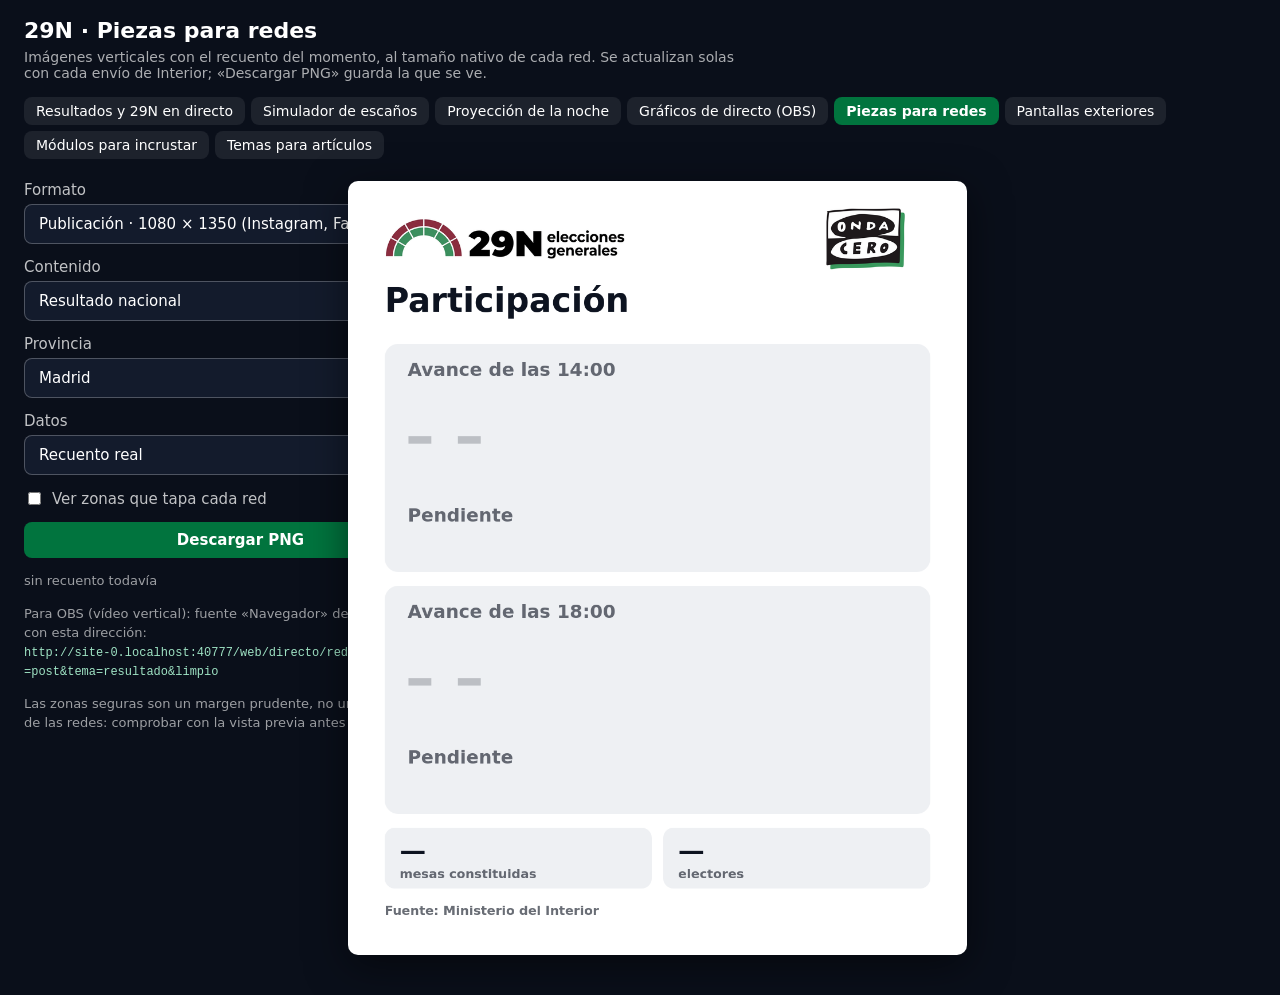
<file: web/directo/redes.html>
<!doctype html>
<html lang="es">
<head>
<meta charset="utf-8">
<meta name="viewport" content="width=device-width, initial-scale=1">
<meta name="robots" content="noindex, nofollow">
<title>29N · Piezas para redes</title>
<!--
  Piezas verticales del 29N para redes, dibujadas en un lienzo al tamaño nativo de cada formato y descargables en PNG.
  Fondo claro, con los logos de la cabecera en logos/redes_29n.png y logos/redes_ondacero.png (se pintan a su tamaño).
  Leen el mismo fichero que la web (../data/vivo_29n.json) y se refrescan cada 15 s.

  Dirección: .../directo/redes.html?formato=FORMATO&tema=TEMA[&opción=valor…]
    formato=historia   1080 × 1920 (9:16): historias de Instagram y Facebook. Texto entre y = 250 y 1580.
    formato=reel       1080 × 1920 (9:16): Reels, TikTok y vídeo vertical. Texto entre y = 270 y 1250, y sin
                       acercarse a la columna de iconos de la derecha (150 px).
    formato=post       1080 × 1350 (4:5): publicación en el muro de Instagram, Facebook y X. Sin zonas tapadas.
    tema=resultado | mapa | pactometro | participacion | provincia&provincia=28
                       (resultado, mapa y pactómetro pasan solos a participación si aún no hay recuento)
    Pactómetro: izq= y der= cambian los bloques (identificadores separados por comas: PSOE,FA,PODEMOS,ERC…). Por defecto,
                       der=PP,VOX e izq=PSOE,FA,PODEMOS,ADELANTE,COMPROMIS,NC,ERC,EH_BILDU,BNG,GBAI; lo demás queda «en medio».
                       Es una suma aritmética de escaños: los bloques los decide Redacción.
    guias              pinta en rojo las zonas que tapa la interfaz de cada red (no salen en el PNG descargado)
    limpio             solo el lienzo, a tamaño real (para capturar con OBS como fuente «Navegador» de 1080 × 1920)
    datos=simulacro | demo
  Las zonas seguras NO son cifras oficiales: Meta y TikTok solo las publican para anuncios y cambian con cada versión
  de la aplicación. Son un margen prudente sacado de varias guías (noviembre de 2026); comprobar con la vista previa.
-->
<style>
  body { margin: 0; background: #0a0f1a; color: #fff; font-family: "Inter", "Segoe UI", system-ui, -apple-system, Roboto, sans-serif; }
  header.cabecera { padding: 18px 24px 6px; } header.cabecera h1 { font-size: 22px; margin: 0; }
  header.cabecera p { margin: 6px 0 0; color: rgba(255,255,255,.66); font-size: 14px; max-width: 80ch; }
  nav.menu { display: flex; flex-wrap: wrap; gap: 6px; padding: 10px 24px; }
  nav.menu a { color: #fff; text-decoration: none; font-size: 14px; padding: 6px 12px; border-radius: 8px; background: rgba(255,255,255,.08); }
  nav.menu a[aria-current] { background: #01743e; color: #fff; font-weight: 700; }
  main { display: flex; flex-wrap: wrap; gap: 24px; padding: 12px 24px 40px; align-items: flex-start; }
  .mandos { display: grid; gap: 14px; width: 300px; font-size: 15px; }
  .mandos label { display: grid; gap: 5px; color: rgba(255,255,255,.75); }
  .mandos select, .mandos button { font: inherit; padding: 9px 10px; border-radius: 8px; border: 1px solid rgba(255,255,255,.25); background: #131b2c; color: #fff; }
  .mandos button { background: #01743e; color: #fff; font-weight: 800; border: 0; cursor: pointer; }
  .mandos .marca { display: flex; gap: 8px; align-items: center; }
  .mandos p { margin: 0; font-size: 13px; line-height: 1.45; color: rgba(255,255,255,.6); }
  .mandos code { font-size: 12px; word-break: break-all; color: #9fe3c4; }
  canvas { display: block; max-height: 86vh; max-width: 100%; height: auto; width: auto; border-radius: 10px; box-shadow: 0 10px 40px rgba(0,0,0,.5); }
  body.limpio header, body.limpio nav, body.limpio .mandos { display: none; }
  body.limpio main { padding: 0; } body.limpio canvas { max-height: none; max-width: none; border-radius: 0; box-shadow: none; }
</style>
</head>
<body>
<header class="cabecera">
  <h1>29N · Piezas para redes</h1>
  <p>Imágenes verticales con el recuento del momento, al tamaño nativo de cada red. Se actualizan solas con cada envío de Interior; «Descargar PNG» guarda la que se ve.</p>
</header>
<main>
  <div class="mandos">
    <label>Formato
      <select id="formato">
        <option value="post">Publicación · 1080 × 1350 (Instagram, Facebook, X)</option>
        <option value="historia">Historia · 1080 × 1920 (Instagram, Facebook)</option>
        <option value="reel">Reel / TikTok · 1080 × 1920 (zona central)</option>
      </select></label>
    <label>Contenido
      <select id="tema">
        <option value="resultado">Resultado nacional</option>
        <option value="mapa">Mapa de provincias</option>
        <option value="pactometro">Pactómetro</option>
        <option value="participacion">Participación</option>
        <option value="provincia">Una provincia</option>
      </select></label>
    <label id="l-prov" hidden>Provincia <select id="prov"></select></label>
    <label>Datos
      <select id="datos">
        <option value="">Recuento real</option>
        <option value="simulacro">Ensayo: simulacro de Interior</option>
      </select></label>
    <label class="marca"><input type="checkbox" id="guias"> Ver zonas que tapa cada red</label>
    <button id="descargar">Descargar PNG</button>
    <p id="estado"></p>
    <p>Para OBS (vídeo vertical): fuente «Navegador» de <span id="medidas"></span> con esta dirección:<br><code id="url"></code></p>
    <p>Las zonas seguras son un margen prudente, no una cifra oficial de las redes: comprobar con la vista previa antes de publicar.</p>
  </div>
  <canvas id="lienzo" width="1080" height="1920"></canvas>
</main>
<script src="../data/provincias.js"></script>
<script src="../menu.js" data-base="../"></script>
<script>
const Q = new URLSearchParams(location.search);
const NOMBRE = { PP: "PP", PSOE: "PSOE", VOX: "Vox", FA: "Frente Amplio", PODEMOS: "Podemos", SALF: "SALF", ERC: "ERC",
  JUNTS: "Junts", EH_BILDU: "EH Bildu", PNV: "PNV", BNG: "BNG", CC: "Coalición Canaria", COMPROMIS: "Compromís",
  NC: "NC-Podemos-IU", ADELANTE: "Adelante And.", TERUEL_EXISTE: "Teruel Existe", GBAI: "Geroa Bai", PACMA: "PACMA" };
const CORTO = { PP: "PP", PSOE: "PSOE", VOX: "VOX", FA: "FA", PODEMOS: "POD", SALF: "SALF", ERC: "ERC", JUNTS: "JUNTS",
  EH_BILDU: "BILDU", PNV: "PNV", BNG: "BNG", CC: "CC", COMPROMIS: "COMP", NC: "NC", ADELANTE: "ADEL", TERUEL_EXISTE: "TE", GBAI: "GBAI", PACMA: "PACMA" };
const COLOR = { PP: "#1D84CE", PSOE: "#E30713", VOX: "#5BA82B", FA: "#E51C55", PODEMOS: "#6B2E7A", SALF: "#7A5230",
  ERC: "#E0A020", JUNTS: "#00A99D", EH_BILDU: "#7BA21A", PNV: "#0F6B3C", BNG: "#5F93C0", CC: "#C9A400", COMPROMIS: "#D96A2B",
  NC: "#3C8D5A", ADELANTE: "#2AA198", TERUEL_EXISTE: "#4B6B4F", GBAI: "#B0333A", PACMA: "#9BB52B" };
// Reparto oficial de 2023 (anillo interior y comparación). PP incluye el escaño de UPN, hoy en coalición.
// Avances de participación de las dos generales anteriores (Interior, vía la tabla de Wikipedia; ver escrutinio_29n.py).
const AV_PREVIOS = [{ 2023: 40.48, 2019: 37.92 }, { 2023: 53.12, 2019: 56.86 }];
const E2023 = { PP: 138, PSOE: 121, VOX: 33, ERC: 7, JUNTS: 7, EH_BILDU: 6, PNV: 5, BNG: 1, CC: 1 };
// Escaños de 2023 por provincia de los espacios con continuidad (de web/data/resultados.json; PP incluye UPN).
const E2023_PROV = {"01":{"PSOE":1,"EH_BILDU":1,"PP":1,"PNV":1},"02":{"PP":2,"PSOE":2},"03":{"PP":5,"PSOE":4,"VOX":2},"04":{"PP":3,"PSOE":2,"VOX":1},"05":{"PP":2,"PSOE":1},"06":{"PSOE":2,"PP":2,"VOX":1},"07":{"PP":3,"PSOE":3,"VOX":1},"08":{"PSOE":13,"PP":5,"ERC":4,"JUNTS":3,"VOX":2},"09":{"PP":2,"PSOE":2},"10":{"PSOE":2,"PP":2},"11":{"PP":4,"PSOE":3,"VOX":1},"12":{"PP":2,"PSOE":2,"VOX":1},"13":{"PP":2,"PSOE":2,"VOX":1},"14":{"PP":2,"PSOE":2,"VOX":1},"15":{"PP":4,"PSOE":2,"BNG":1},"16":{"PP":2,"PSOE":1},"17":{"PSOE":2,"JUNTS":2,"ERC":1},"18":{"PP":3,"PSOE":2,"VOX":1},"19":{"PP":1,"PSOE":1,"VOX":1},"20":{"EH_BILDU":2,"PSOE":2,"PNV":2},"21":{"PP":2,"PSOE":2,"VOX":1},"22":{"PP":2,"PSOE":1},"23":{"PP":2,"PSOE":2,"VOX":1},"24":{"PP":2,"PSOE":2},"25":{"PSOE":2,"ERC":1,"JUNTS":1},"26":{"PP":2,"PSOE":2},"27":{"PP":3,"PSOE":1},"28":{"PP":16,"PSOE":10,"VOX":5},"29":{"PP":5,"PSOE":3,"VOX":2},"30":{"PP":4,"PSOE":3,"VOX":2},"31":{"PSOE":2,"EH_BILDU":1,"PP":2},"32":{"PP":3,"PSOE":1},"33":{"PP":3,"PSOE":2,"VOX":1},"34":{"PP":2,"PSOE":1},"35":{"PSOE":3,"PP":3,"VOX":1},"36":{"PP":3,"PSOE":3},"37":{"PP":3,"PSOE":1},"38":{"PP":3,"PSOE":3,"CC":1},"39":{"PP":2,"PSOE":2,"VOX":1},"40":{"PP":2,"PSOE":1},"41":{"PSOE":5,"PP":4,"VOX":1},"42":{"PP":1,"PSOE":1},"43":{"PSOE":2,"ERC":1,"PP":1,"JUNTS":1},"44":{"PP":2,"PSOE":1},"45":{"PP":3,"PSOE":2,"VOX":1},"46":{"PP":6,"PSOE":5,"VOX":2},"47":{"PP":2,"PSOE":2,"VOX":1},"48":{"PNV":2,"PSOE":2,"EH_BILDU":2,"PP":1},"49":{"PP":2,"PSOE":1},"50":{"PP":3,"PSOE":2,"VOX":1},"51":{"PP":1},"52":{"PP":1}};
const ARCO2023 = [["PP", 138], ["PSOE", 121], ["VOX", 33], ["SUMAR", 31], ["ERC", 7], ["JUNTS", 7], ["EH_BILDU", 6], ["PNV", 5], ["BNG", 1], ["CC", 1]];
// Lienzo y zona útil (x0, y0, x1, y1) de cada formato. Fuera de la zona útil solo va el fondo.
const FORMATOS = {
  historia: { w: 1080, h: 1920, z: [64, 250, 1016, 1580], tapa: [[0, 0, 1080, 250], [0, 1580, 1080, 340]] },
  reel:     { w: 1080, h: 1920, z: [64, 270, 930, 1250], tapa: [[0, 0, 1080, 270], [0, 1250, 1080, 670], [930, 270, 150, 980]] },
  post:     { w: 1080, h: 1350, z: [64, 64, 1016, 1286], tapa: [] },
};
// Fondo claro (pedido por el equipo el 27-N). TINTA separa los tramos de color; BLANCO es el texto que va sobre color.
const TINTA = "#fff", TEXTO = "#0d1320", TENUE = "rgba(13,19,32,.62)", ACENTO = "#01743e", SUBE = "#0a8a4a", BAJA = "#c62828";
const BLANCO = "#fff", PANEL = "#eef0f3", PISTA = "#dfe3e8", FONDO = "#fff";
// Logos de la cabecera (se dibujan a su tamaño, sin escalar). Si falta alguno, va un rótulo de texto en su lugar.
const LOGOS = {};
["29n", "ondacero"].forEach((k) => { const i = new Image(); i.onload = () => { LOGOS[k] = i; if (D) pintar(E.guias); }; i.src = `logos/redes_${k}.png`; });
const FUENTE = '"Inter", "Segoe UI", system-ui, -apple-system, Roboto, sans-serif';
const col = (f) => COLOR[f] || (f === "SUMAR" ? "#E51C55" : "#8D98A6");
const nom = (p) => NOMBRE[p.f] || p.s;
const $ = (s) => document.querySelector(s);
const num = (x) => Math.round(x).toLocaleString("es-ES", { useGrouping: "always" });
const dec = (x, d = 1) => Number(x).toLocaleString("es-ES", { minimumFractionDigits: d, maximumFractionDigits: d });
const conEscano = (a) => [...a.partidos].sort((x, y) => y.e - x.e || y.v - x.v);
const lienzo = $("#lienzo"), c = lienzo.getContext("2d");
let D = null, firma = "";
const E = { formato: Q.get("formato") || "post", tema: Q.get("tema") || "resultado", prov: Q.get("provincia") || "28",
            datos: Q.get("datos") || "", guias: Q.has("guias") };
if (!FORMATOS[E.formato]) E.formato = "post";
const lista = (k, def) => (Q.get(k) || def).split(",").map((x) => x.trim().toUpperCase()).filter(Boolean);
const BLOQUE_IZQ = lista("izq", "PSOE,FA,PODEMOS,ADELANTE,COMPROMIS,NC,ERC,EH_BILDU,BNG,GBAI"), BLOQUE_DER = lista("der", "PP,VOX");

/* ---------- utilidades de dibujo ---------- */
function txt(t, x, y, tam, peso = 700, color = TEXTO, alin = "left", ancho = 0) {
  c.font = `${peso} ${tam}px ${FUENTE}`; c.fillStyle = color; c.textAlign = alin; c.textBaseline = "alphabetic";
  let s = String(t);
  // Si no cabe, primero se encoge la letra (hasta el 65 %) y solo después se corta con puntos suspensivos.
  for (let k = 0.95; ancho && c.measureText(s).width > ancho && k >= 0.65; k -= 0.05) c.font = `${peso} ${tam * k}px ${FUENTE}`;
  if (ancho && c.measureText(s).width > ancho) { while (s.length > 1 && c.measureText(s + "…").width > ancho) s = s.slice(0, -1); s += "…"; }
  c.fillText(s, x, y);
  return c.measureText(s).width;
}
function caja(x, y, w, h, r, color) { c.fillStyle = color; c.beginPath(); c.roundRect(x, y, w, h, r); c.fill(); }
function parrafo(t, x, y, ancho, tam, peso, color, alto) {
  c.font = `${peso} ${tam}px ${FUENTE}`; c.fillStyle = color; c.textAlign = "left";
  let linea = "", n = 0;
  t.split(" ").forEach((pal) => {
    if (c.measureText(linea + pal).width > ancho && linea) { c.fillText(linea.trim(), x, y + n * alto); linea = ""; n++; }
    linea += pal + " ";
  });
  c.fillText(linea.trim(), x, y + n * alto);
  return (n + 1) * alto;
}
function variacion(d, x, y, tam, alin = "right") {
  return txt(d > 0 ? `+${d}` : d < 0 ? `−${-d}` : "=", x, y, tam, 800, d > 0 ? SUBE : d < 0 ? BAJA : TENUE, alin);
}
function fondo(F) {
  c.fillStyle = FONDO; c.fillRect(0, 0, F.w, F.h);
}
// Cabecera común. Devuelve la y donde sigue el contenido.
function cabecera(F, titulo, dato, rotulo) {
  const [x0, , x1] = F.z, y0 = F.z[1] + (F.tapa.length ? 22 : 0), yl = y0 - 22, alto = 118;   // franja de logos (dentro de la zona útil)
  const L = LOGOS["29n"], O = LOGOS.ondacero;
  if (L) c.drawImage(L, x0, yl + (alto - L.height) / 2);
  else { const an = txt("29N", x0, yl + 84, 64, 800, TEXTO); txt("elecciones", x0 + an + 12, yl + 58, 26, 700, TEXTO); txt("generales", x0 + an + 12, yl + 84, 26, 700, TEXTO); }
  if (O) c.drawImage(O, x1 - 44 - O.width, yl + (alto - O.height) / 2);
  else txt("ONDA CERO", x1, yl + 76, 34, 800, ACENTO, "right");
  if (D.simulacro) { const xs = (x0 + (L ? L.width : 300) + x1 - 44 - (O ? O.width : 200)) / 2 - 89; caja(xs, yl + 41, 178, 36, 6, "#ffb020"); txt("SIMULACRO", xs + 89, yl + 67, 22, 800, "#1a1300", "center"); }
  txt(titulo, x0, y0 + 164, 58, 800, TEXTO, "left", x1 - x0 - (dato ? 330 : 0));
  if (dato) { txt(dato, x1, y0 + 164, 76, 800, ACENTO, "right"); txt(rotulo, x1, y0 + 198, 24, 600, TENUE, "right"); }
  return y0 + 220;
}
function pie(F) {
  const [x0, , x1, y1] = F.z;
  txt("Fuente: Ministerio del Interior" + (D.nacional.escrutado > 0 ? " · recuento provisional" : ""), x0, y1 - 6, 22, 600, TENUE);
  if (D.hora && D.nacional.escrutado > 0) txt(D.hora, x1, y1 - 6, 22, 700, TENUE, "right");
  return y1 - 44;
}
function arco(cx, cy, r1, r2, lista, opacidad, tam) {
  let acum = 0;
  if (!lista.length) lista = [[null, 350]];
  lista.forEach(([f, e]) => {
    const a0 = Math.PI + Math.PI * acum / 350, a1 = Math.PI + Math.PI * (acum + e) / 350;
    c.beginPath(); c.arc(cx, cy, r2, a0, a1); c.arc(cx, cy, r1, a1, a0, true); c.closePath();
    c.globalAlpha = f ? opacidad : 1; c.fillStyle = f ? col(f) : PISTA; c.fill();
    c.globalAlpha = 1; c.strokeStyle = TINTA; c.lineWidth = 3; c.stroke();
    if (f && e >= 14) { const m = (a0 + a1) / 2, r = (r1 + r2) / 2; txt(e, cx + r * Math.cos(m), cy + r * Math.sin(m) + tam * .35, tam, 800, BLANCO, "center"); }
    acum += e;
  });
  if (lista[0][0] && acum < 350) {        // escaños aún sin asignar (provincias sin recuento)
    const a0 = Math.PI + Math.PI * acum / 350;
    c.beginPath(); c.arc(cx, cy, r2, a0, 2 * Math.PI); c.arc(cx, cy, r1, 2 * Math.PI, a0, true); c.closePath();
    c.fillStyle = PISTA; c.fill();
    if (350 - acum >= 30) {
      const m = (a0 + 2 * Math.PI) / 2, r = (r1 + r2) / 2;
      txt(350 - acum, cx + r * Math.cos(m), cy + r * Math.sin(m), tam, 800, TENUE, "center");
      txt("sin asignar", cx + r * Math.cos(m), cy + r * Math.sin(m) + tam * .7, tam * .55, 600, TENUE, "center");
    }
  }
}
// Filas de partidos entre y0 e y1. Si no caben todos los que tienen escaño, la última fila resume el resto.
function filas(F, a, y0, y1, antes) {
  const [x0, , x1] = F.z, w = x1 - x0;
  let lista = conEscano(a).filter((p) => p.e > 0 || p.v >= 0.03 * a.validos);
  if (!lista.length) { txt("Todavía no hay votos contados.", x0, y0 + 60, 34, 600, TENUE); return; }
  const caben = Math.max(3, Math.floor((y1 - y0) / 62));
  let resto = null;
  if (lista.length > caben) { const cola = lista.slice(caben - 1); resto = { n: cola.length, e: cola.reduce((s, p) => s + p.e, 0) }; lista = lista.slice(0, caben - 1); }
  const n = lista.length + (resto ? 1 : 0), alto = Math.min(96, (y1 - y0) / n), h = alto - 10, k = Math.min(1, h / 70);
  const max = Math.max(...lista.map((p) => p.v));
  const completo = D.nacional.partidos.reduce((t, p) => t + p.e, 0) >= D.nacional.escanos_total;
  lista.forEach((p, i) => {
    const y = y0 + i * alto, base = y + h / 2;
    caja(x0, y, w, h, 14, PANEL);
    caja(x0, y, Math.max(14, (w - 0) * p.v / max * .999), h, 14, col(p.f) + "55");      // barra de voto, de fondo
    caja(x0, y, 14, h, 7, col(p.f));
    txt(nom(p), x0 + 34, base + 13 * k, 36 * k, 800, TEXTO, "left", w - 430);
    txt(dec(100 * p.v / a.validos, 1) + " %", x1 - 250, base + 11 * k, 30 * k, 600, TENUE, "right");
    // En el total nacional no se compara con 2023 mientras queden escaños sin asignar.
    const b = antes ? (E2023[p.f] === undefined ? undefined : antes[p.f] || 0) : completo ? E2023[p.f] : undefined;
    txt(p.e, x1 - (b === undefined ? 24 : 96), base + 20 * k, 56 * k, 800, TEXTO, "right");
    if (b !== undefined) variacion(p.e - b, x1 - 20, base + 12 * k, 28 * k);
  });
  if (resto) {
    const y = y0 + lista.length * alto, base = y + h / 2;
    caja(x0, y, w, h, 14, PANEL);
    txt(`Otras ${resto.n} candidaturas`, x0 + 34, base + 12 * k, 32 * k, 700, TENUE);
    txt(resto.e, x1 - 24, base + 20 * k, 56 * k, 800, TEXTO, "right");
  }
}

/* ---------- las tres piezas ---------- */
function resultado(F) {
  const a = D.nacional, [x0, , x1] = F.z, w = x1 - x0;
  let y = cabecera(F, "Escrutado", dec(a.escrutado, 1) + " %", "del censo");
  const yPie = pie(F);
  const disponible = yPie - y, R = Math.min(w / 2, disponible * .34), cx = x0 + w / 2, cy = y + R + 6;
  arco(cx, cy, R * .67, R, conEscano(a).filter((p) => p.e > 0).map((p) => [p.f, p.e]), 1, R * .085);
  arco(cx, cy, R * .40, R * .62, ARCO2023, .8, R * .06);
  txt("Mayoría absoluta", cx, cy - R * .16, R * .058, 600, TENUE, "center");
  txt("176", cx, cy - 4, R * .13, 800, TEXTO, "center");
  c.setLineDash([8, 6]); c.strokeStyle = TEXTO; c.lineWidth = 3; c.beginPath(); c.moveTo(cx, cy - R - 4); c.lineTo(cx, cy - R * .64); c.stroke(); c.setLineDash([]);
  txt("Fuera, 2026 · dentro, 2023", cx, cy + 34, 22, 600, TENUE, "center");
  const asignados = a.partidos.reduce((t, p) => t + p.e, 0);
  txt(asignados >= a.escanos_total ? "escaños y variación frente a 2023" : `escaños asignados hasta ahora: ${asignados} de ${a.escanos_total}`, x1, cy + 34 + 38, 20, 600, TENUE, "right");
  filas(F, a, cy + 84, yPie, null);
}
function participacion(F) {
  const a = D.nacional, av = a.avances || [0, 0], [x0, , x1] = F.z, w = x1 - x0, m = a.mesas || {};
  let y = cabecera(F, "Participación", "", "");
  const yPie = pie(F), hueco = yPie - y - 130, alto = Math.min(470, hueco / 2 - 16), k = alto / 470;
  [["Avance de las 14:00", av[0], AV_PREVIOS[0]], ["Avance de las 18:00", av[1], AV_PREVIOS[1]]].forEach(([t, v, antes], i) => {
    const yy = y + i * (alto + 24);
    caja(x0, yy, w, alto, 24, PANEL);
    txt(t, x0 + 40, yy + 66 * k, 38 * k, 700, TENUE);
    if (v > 0) {
      const an = txt(dec(v, 1), x0 + 36, yy + 250 * k, 200 * k, 800);
      txt("%", x0 + 46 + an, yy + 250 * k, 90 * k, 800);
      caja(x0 + 40, yy + 286 * k, w - 80, 20 * k, 10 * k, PISTA); caja(x0 + 40, yy + 286 * k, (w - 80) * Math.min(100, v) / 100, 20 * k, 10 * k, ACENTO);
      const d = v - antes[2023];
      const an2 = txt((d > 0 ? "▲ " : d < 0 ? "▼ " : "= ") + dec(Math.abs(d), 2) + " puntos", x0 + 40, yy + 366 * k, 38 * k, 800, d > 0 ? SUBE : d < 0 ? BAJA : TENUE);
      txt(" respecto a 2023", x0 + 40 + an2, yy + 366 * k, 38 * k, 600);
      txt(`Julio de 2023: ${dec(antes[2023], 2)} %  ·  Noviembre de 2019: ${dec(antes[2019], 2)} %`, x0 + 40, yy + 420 * k, 27 * k, 600, TENUE);
    } else { txt("– –", x0 + 36, yy + 230 * k, 120 * k, 800, "rgba(13,19,32,.22)"); txt("Pendiente", x0 + 40, yy + 366 * k, 38 * k, 600, TENUE); }
  });
  const yy = y + 2 * (alto + 24), mitad = (w - 20) / 2;
  [[m.total ? dec(100 * m.constituidas / m.total, 1) + " %" : "—", "mesas constituidas"], [a.censo ? num(a.censo) : "—", "electores"]].forEach(([v, t], i) => {
    caja(x0 + i * (mitad + 20), yy, mitad, 106, 18, PANEL);
    txt(v, x0 + i * (mitad + 20) + 26, yy + 56, 46, 800); txt(t, x0 + i * (mitad + 20) + 26, yy + 88, 22, 600, TENUE);
  });
}
function provincia(F) {
  const a = D.provincias[E.prov], [x0, , x1] = F.z, w = x1 - x0;
  if (!a) return;
  let y = cabecera(F, a.nombre, a.escrutado > 0 ? dec(a.escrutado, 1) + " %" : "", "escrutado");
  const yPie = pie(F);
  txt(a.escanos_total + " escaños en juego", x0, y + 6, 32, 700, ACENTO);
  y += 34;
  // Barra de escaños de la provincia
  const lista = conEscano(a).filter((p) => p.e > 0), paso = w / a.escanos_total;
  let i = 0;
  if (!lista.length) caja(x0, y, w, 46, 10, PISTA);
  lista.forEach((p) => { for (let j = 0; j < p.e; j++, i++) caja(x0 + i * paso + 2, y, paso - 4, 46, 8, col(p.f)); });
  y += 72;
  let yFin = yPie;
  if (a.escrutado > 0 && a.ultimo && Number(a.ultimo.ultima) > 0) {
    const de = (cod) => { const p = a.partidos.find((x) => Number(x.c) === Number(cod)); return p ? nom(p) : "otra candidatura"; };
    let t = "Último escaño: " + de(a.ultimo.ultima) + ".";
    if (Number(a.ultimo.proxima) > 0) t += ` El siguiente sería para ${de(a.ultimo.proxima)}, a ${num(a.ultimo.faltan)} votos.`;
    c.font = `600 30px ${FUENTE}`;
    const lineas = c.measureText(t).width > w - 56 ? 2 : 1, alto = 38 + 40 * lineas;
    yFin = yPie - alto - 14;
    caja(x0, yFin + 10, w, alto, 16, ACENTO);
    parrafo(t, x0 + 28, yFin + 10 + 48, w - 56, 30, 600, BLANCO, 40);
  }
  filas(F, a, y, yFin, E2023_PROV[E.prov] || {});
}

// Mapa: cada provincia, del color de la candidatura más votada; debajo, faldón con los principales partidos.
function mapa(F) {
  const a = D.nacional, [x0, , x1] = F.z, w = x1 - x0, M = window.MAPA_PROV;
  let y = cabecera(F, "El más votado por provincia", dec(a.escrutado, 1) + " %", "escrutado");
  const yPie = pie(F), altoFaldon = 286, yFaldon = yPie - altoFaldon;
  const gana = {}, cuenta = {};
  Object.entries(D.provincias).forEach(([cod, p]) => {
    const g = p.escrutado > 0 ? [...p.partidos].sort((m, n) => n.v - m.v)[0] : null;
    if (g && g.v > 0) { gana[cod] = g; const k = g.f === "OTROS" ? g.s : g.f; (cuenta[k] = cuenta[k] || { p: g, n: 0 }).n++; }
  });
  if (M) {
    const hueco = yFaldon - y - 64, k = Math.min(w / M.ancho, hueco / M.alto), dx = x0 + (w - M.ancho * k) / 2, dy = y + (hueco - M.alto * k) / 2;
    c.save(); c.translate(dx, dy); c.scale(k, k);
    c.lineWidth = 1.2 / k; c.strokeStyle = "rgba(13,19,32,.35)"; c.strokeRect(...M.canarias);
    c.strokeStyle = TINTA; c.lineWidth = 1.6 / k; c.lineJoin = "round";
    Object.entries(M.p).forEach(([cod, d]) => {
      if (M.puntos[cod]) return;
      const forma = new Path2D(d);
      c.fillStyle = gana[cod] ? col(gana[cod].f) : PISTA; c.fill(forma); c.stroke(forma);
    });
    Object.entries(M.puntos).forEach(([cod, [px, py]]) => {
      c.beginPath(); c.arc(px, py, 6, 0, 2 * Math.PI); c.fillStyle = gana[cod] ? col(gana[cod].f) : PISTA; c.fill(); c.stroke();
    });
    c.restore();
  }
  // Leyenda: cuántas provincias gana cada candidatura (Ceuta y Melilla cuentan como circunscripciones).
  let x = x0;
  txt("Circunscripciones:", x, yFaldon - 22, 22, 600, TENUE); x += 208;
  Object.values(cuenta).sort((m, n) => n.n - m.n).forEach(({ p, n }) => {
    c.font = `700 23px ${FUENTE}`;
    const t = `${CORTO[p.f] || nom(p)} ${n}`, an = c.measureText(t).width;
    if (x + an + 44 > x1) return;
    caja(x, yFaldon - 42, 22, 22, 5, col(p.f)); txt(t, x + 30, yFaldon - 22, 23, 700); x += an + 52;
  });
  // Faldón: hasta seis casillas; si hay más partidos, la última es «Otros».
  let lista = conEscano(a).filter((p) => p.e > 0 || p.v >= 0.03 * a.validos);
  if (lista.length > 6) {
    const cola = lista.slice(5);
    lista = lista.slice(0, 5).concat({ otros: cola.length, e: cola.reduce((t, p) => t + p.e, 0), v: cola.reduce((t, p) => t + p.v, 0) });
  }
  const cw = (w - 2 * 14) / 3, ch = (altoFaldon - 14 - 12) / 2;
  lista.forEach((p, i) => {
    const cx = x0 + (i % 3) * (cw + 14), cy = yFaldon + Math.floor(i / 3) * (ch + 14), color = p.otros ? "#8D98A6" : col(p.f);
    caja(cx, cy, cw, ch, 14, PANEL); caja(cx, cy, 12, ch, 6, color);
    txt(p.otros ? `Otros (${p.otros})` : nom(p), cx + 28, cy + 44, 30, 800, TEXTO, "left", cw - 150);
    txt(p.e, cx + cw - 18, cy + 56, 58, 800, TEXTO, "right");
    txt(num(p.v) + " votos", cx + 28, cy + 82, 22, 600, TENUE);
    txt(dec(100 * p.v / a.validos, 1) + " %", cx + 28, cy + 114, 26, 700);
    txt("escaños", cx + cw - 18, cy + 84, 18, 600, TENUE, "right");
  });
}
// Pactómetro: un bloque crece desde cada extremo de una barra de 350 escaños; quien cruza el centro tiene mayoría absoluta.
function pactometro(F) {
  const a = D.nacional, [x0, , x1] = F.z, w = x1 - x0, MAYORIA = Math.floor(a.escanos_total / 2) + 1;
  let y = cabecera(F, "Pactómetro", dec(a.escrutado, 1) + " %", "escrutado");
  const yPie = pie(F);
  const con = conEscano(a).filter((p) => p.e > 0);
  const izq = con.filter((p) => BLOQUE_IZQ.includes(p.f)), der = con.filter((p) => BLOQUE_DER.includes(p.f));
  const medio = con.filter((p) => !BLOQUE_IZQ.includes(p.f) && !BLOQUE_DER.includes(p.f));
  const suma = (l) => l.reduce((t, p) => t + p.e, 0), sI = suma(izq), sD = suma(der), sM = suma(medio);
  const lema = (l) => l.map((p) => CORTO[p.f] ? nom(p) : p.s).join(" + ") || "—";
  const pendientes = a.escanos_total - sI - sD - sM;
  const estado = (n) => pendientes > 0 ? "de momento" : n >= MAYORIA ? `Mayoría absoluta (+${n - MAYORIA})` : `A ${MAYORIA - n} de la mayoría absoluta`;
  // Totales de cada bloque
  const mitad = (w - 24) / 2;
  [[izq, sI, x0], [der, sD, x0 + mitad + 24]].forEach(([l, n, bx]) => {
    caja(bx, y - 4, mitad, 150, 22, l.length ? col(l[0].f) + "24" : PANEL);
    txt(n, bx + mitad / 2, y + 86, 100, 800, TEXTO, "center");
    txt(estado(n), bx + mitad / 2, y + 128, 27, 700, n >= MAYORIA ? SUBE : TENUE, "center");
  });
  y += 190;
  // Barra de 350
  const alto = 120, px = w / a.escanos_total;
  caja(x0, y, w, alto, 14, PANEL);
  c.save(); c.beginPath(); c.roundRect(x0, y, w, alto, 14); c.clip();
  const tramo = (x, p, alfa) => {
    c.globalAlpha = alfa; c.fillStyle = p.f === "OTROS" ? "#8D98A6" : col(p.f); c.fillRect(x, y, p.e * px, alto); c.globalAlpha = 1;
    c.strokeStyle = TINTA; c.lineWidth = 3; c.strokeRect(x, y - 2, p.e * px, alto + 4);
    if (p.e >= 12) txt(p.e, x + p.e * px / 2, y + alto / 2 + 14, 40, 800, BLANCO, "center");
  };
  let x = x0; izq.forEach((p) => { tramo(x, p, 1); x += p.e * px; });
  const xm = x; let xr = x1; der.forEach((p) => { xr -= p.e * px; tramo(xr, p, 1); });
  let xq = xm + (xr - xm - sM * px) / 2; medio.forEach((p) => { tramo(xq, p, .5); xq += p.e * px; });
  c.restore();
  const xc = x0 + w / 2;
  c.setLineDash([10, 7]); c.strokeStyle = TEXTO; c.lineWidth = 4; c.beginPath(); c.moveTo(xc, y - 22); c.lineTo(xc, y + alto + 22); c.stroke(); c.setLineDash([]);
  txt(`Mayoría absoluta: ${MAYORIA}`, xc, y + alto + 54, 24, 700, TEXTO, "center");
  const libres = a.escanos_total - sI - sD - sM;
  if (libres > 0) txt(`${libres} escaños aún sin asignar`, x1, y + alto + 54, 22, 600, TENUE, "right");
  y += alto + 84;
  // Debajo de la barra, TODOS los partidos con escaño, en tres grupos de fichas: los dos bloques y el resto.
  const etiqueta = (p) => `${CORTO[p.f] ? nom(p) : p.s} ${p.e}`;
  const cabeza = (l, def) => l.length ? (CORTO[l[0].f] ? nom(l[0]) : l[0].s) : def;
  const grupos = [[`Bloque del ${cabeza(izq, "PSOE")}: ${sI} escaños`, izq], [`Bloque del ${cabeza(der, "PP")}: ${sD} escaños`, der],
                  [`Fuera de los dos bloques: ${sM} escaños`, medio]];
  const yTexto = yPie - 196;
  const colocar = (tam) => {               // reparte las fichas en filas; devuelve la altura total que ocupan
    c.font = `700 ${tam}px ${FUENTE}`;
    let alto = 0;
    const out = grupos.map(([titulo, l]) => {
      let fx = x0, fila = 0;
      const fichas = l.map((p) => { const an = c.measureText(etiqueta(p)).width + tam * 2.4; if (fx + an > x1 + 12) { fx = x0; fila++; } const r = [p, fx, fila, an]; fx += an; return r; });
      const g = { titulo, fichas, y: alto, filas: l.length ? fila + 1 : 1 };
      alto += tam * 1.5 + g.filas * tam * 2.1 + tam * .7;
      return g;
    });
    return [out, alto];
  };
  let tam = 28, [puestos, altoTotal] = colocar(tam);
  while (altoTotal > yTexto - 16 - y && tam > 18) [puestos, altoTotal] = colocar(--tam);
  puestos.forEach((g, i) => {
    const gy = y + g.y;
    txt(g.titulo, x0, gy + tam, tam, 800, i === 2 ? TENUE : ACENTO);
    if (!g.fichas.length) txt("Ninguno", x0, gy + tam * 1.5 + tam * 1.35, tam * .9, 600, TENUE);
    g.fichas.forEach(([p, cx, fila, an]) => {
      const fy = gy + tam * 1.5 + fila * tam * 2.1, h = tam * 1.75;
      caja(cx, fy, an - 12, h, h / 2, PANEL); caja(cx + tam * .5, fy + h / 2 - tam * .4, tam * .8, tam * .8, 6, p.f === "OTROS" ? "#8D98A6" : col(p.f));
      txt(etiqueta(p), cx + tam * 1.65, fy + h / 2 + tam * .35, tam * .93, 700);
    });
  });
  // Qué le falta a cada bloque (pura aritmética)
  const falta = (l, n) => {
    const quien = lema(l.slice(0, 2)) + (l.length > 2 ? " y aliados" : "");
    if (n >= MAYORIA) return `${quien}: ${n} escaños, mayoría absoluta.`;
    const f = MAYORIA - n, uno = medio.filter((p) => p.e >= f).map((p) => CORTO[p.f] ? nom(p) : p.s);
    if (uno.length) return `${quien}: le faltan ${f}. Le bastaría sumar a ${uno.slice(0, 3).join(" o ")}.`;
    return n + sM >= MAYORIA ? `${quien}: le faltan ${f}. Necesitaría a más de un partido de fuera del bloque.`
                             : `${quien}: le faltan ${f}. No llega ni con todos los de fuera del bloque.`;
  };
  let yy = yPie - 196;
  (pendientes > 0 ? [`Quedan ${pendientes} escaños por asignar, en provincias que aún no tienen recuento. Las sumas de cada bloque no son definitivas.`]
                  : [falta(izq, sI), falta(der, sD)]).forEach((t) => { yy += parrafo(t, x0, yy, w, 25, 600, TEXTO, 32) + 6; });
  txt("Suma aritmética de escaños; no refleja pactos anunciados.", x1, yPie - 6 - 34, 20, 600, TENUE, "right");
}

function pintar(conGuias) {
  if (!D) return;
  const F = FORMATOS[E.formato];
  if (lienzo.width !== F.w || lienzo.height !== F.h) { lienzo.width = F.w; lienzo.height = F.h; }
  fondo(F);
  const hay = D.nacional.escrutado > 0;
  const PIEZAS = { resultado, mapa, pactometro, provincia, participacion };
  (E.tema === "participacion" || (!hay && E.tema !== "provincia") ? participacion : PIEZAS[E.tema] || resultado)(F);
  if (conGuias) { c.fillStyle = "rgba(255,40,40,.32)"; F.tapa.forEach(([x, y, w, h]) => c.fillRect(x, y, w, h)); }
}
function sincronizar() {
  $("#formato").value = E.formato; $("#tema").value = E.tema; $("#prov").value = E.prov; $("#datos").value = E.datos; $("#guias").checked = E.guias;
  $("#l-prov").hidden = E.tema !== "provincia";
  const F = FORMATOS[E.formato], q = new URLSearchParams({ formato: E.formato, tema: E.tema });
  if (E.tema === "provincia") q.set("provincia", E.prov);
  if (E.datos) q.set("datos", E.datos);
  $("#medidas").textContent = `${F.w} × ${F.h}`;
  $("#url").textContent = location.origin + location.pathname + "?" + q + "&limpio";
  if (!Q.has("limpio")) history.replaceState(null, "", "?" + q + (E.guias ? "&guias" : ""));
}
async function cargar(forzar) {
  const origen = { simulacro: "../data/simulacro_29n.json", demo: "../data/demo_29n.json" }[E.datos] || "../data/vivo_29n.json";
  try {
    const r = await fetch(origen, { cache: "no-store" });
    if (!r.ok) return;
    const t = await r.text();
    if (t === firma && !forzar) return;
    firma = t; D = JSON.parse(t);
    const sel = $("#prov");
    if (!sel.options.length) Object.entries(D.provincias).sort((x, y) => x[1].nombre.localeCompare(y[1].nombre, "es")).forEach(([k, a]) => sel.add(new Option(a.nombre, k)));
    sincronizar(); pintar(E.guias);
    const n = D.nacional;
    $("#estado").textContent = (D.simulacro ? "SIMULACRO · " : "") + (n.escrutado > 0 ? `${dec(n.escrutado, 2)} % escrutado` : "sin recuento todavía") + (D.hora ? ` · datos de las ${D.hora}` : "");
  } catch (e) { /* se mantiene lo último pintado */ }
}
[["formato", "formato"], ["tema", "tema"], ["prov", "prov"], ["datos", "datos"]].forEach(([id, k]) =>
  $("#" + id).addEventListener("change", (ev) => { E[k] = ev.target.value; sincronizar(); k === "datos" ? cargar(true) : pintar(E.guias); }));
$("#guias").addEventListener("change", (ev) => { E.guias = ev.target.checked; sincronizar(); pintar(E.guias); });
$("#descargar").addEventListener("click", () => {
  pintar(false);                                   // el PNG nunca lleva las guías
  lienzo.toBlob((b) => {
    const a = document.createElement("a");
    a.href = URL.createObjectURL(b);
    a.download = `29n_${E.tema}${E.tema === "provincia" ? "_" + E.prov : ""}_${E.formato}_${(D.hora || "").replace(":", "")}.png`;
    a.click(); URL.revokeObjectURL(a.href); pintar(E.guias);
  }, "image/png");
});
if (Q.has("limpio")) document.body.classList.add("limpio");
cargar();
setInterval(cargar, 15000);
</script>
</body>
</html>
</file>
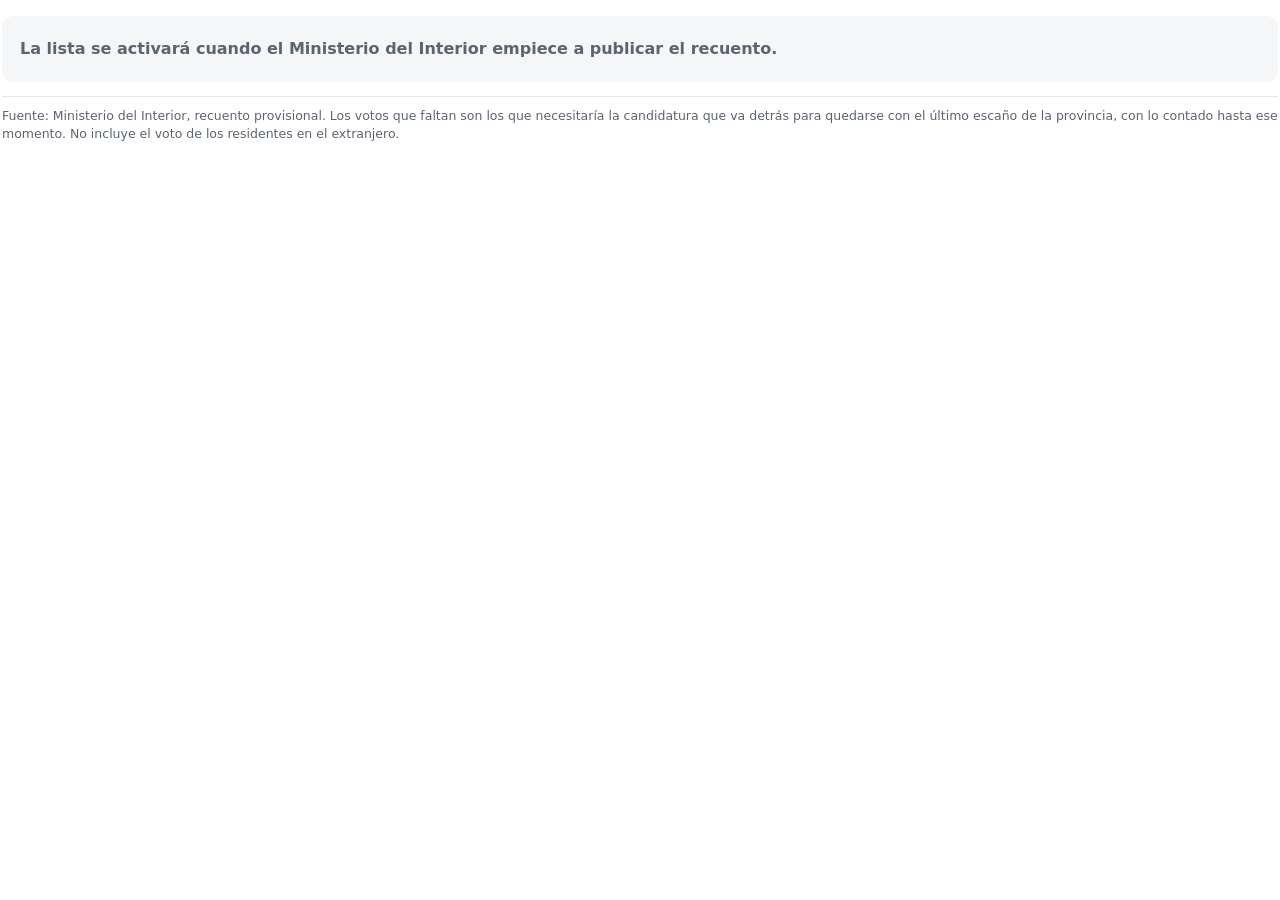
<file: web/embed/disputados.html>
<!doctype html>
<html lang="es">
<head>
<meta charset="utf-8">
<meta name="viewport" content="width=device-width, initial-scale=1">
<meta name="robots" content="noindex, nofollow">
<title>Escaños en el aire · 29N</title>
<link rel="stylesheet" href="comun.css">
<style>
  ol { list-style: none; margin: 0; padding: 0; display: grid; gap: 8px; }
  li { display: grid; grid-template-columns: 34px minmax(120px, 210px) 1fr auto; gap: 4px 14px; align-items: center;
       background: var(--panel); border-radius: 12px; padding: 11px 14px; }
  li .pos { font-size: 20px; font-weight: 800; color: #9aa5b1; text-align: center; }
  li .prov b { display: block; font-size: 17px; font-weight: 800; line-height: 1.15; }
  li .prov span { font-size: 13px; color: var(--tenue); }
  li .duelo { font-size: 15px; line-height: 1.35; }
  li .duelo b { font-weight: 700; }
  li .votos { text-align: right; white-space: nowrap; }
  li .votos b { display: block; font-size: 22px; font-weight: 800; letter-spacing: -.02em; line-height: 1; color: var(--verde); }
  li .votos span { font-size: 12.5px; color: var(--tenue); }
  @media (max-width: 620px) {
    li { grid-template-columns: 26px 1fr auto; padding: 10px 11px; }
    li .pos { font-size: 17px; grid-row: 1 / span 2; align-self: start; padding-top: 2px; }
    li .prov { grid-column: 2; grid-row: 1; } li .votos { grid-column: 3; grid-row: 1; }
    li .duelo { grid-column: 2 / -1; grid-row: 2; font-size: 14px; } li .prov b { font-size: 16px; } li .votos b { font-size: 19px; }
  }
</style>
</head>
<body data-modulo="disputados">
<div class="barra-estado" id="estado"></div>
<div id="cuerpo"></div>
<p class="nota" id="nota"></p>
<p class="fuente">Fuente: Ministerio del Interior, recuento provisional. Los votos que faltan son los que necesitaría la candidatura
  que va detrás para quedarse con el último escaño de la provincia, con lo contado hasta ese momento. No incluye el voto de los residentes en el extranjero.</p>
<script src="comun.js"></script>
<script>
const ORIGEN = Q.get("datos") === "simulacro" ? "../data/simulacro_29n.json" : "../data/vivo_29n.json";
const N = Math.max(1, Number(Q.get("n")) || 12), MINIMO = Q.has("minimo") ? Number(Q.get("minimo")) : 50;
let firma = "";
const de = (a, c) => a.partidos.find((x) => Number(x.c) === Number(c));
const nombre = (p) => p ? (NOMBRE[p.f] && p.f !== "OTROS" ? NOMBRE[p.f] : p.s) : "otra candidatura";

function pintar(D) {
  const estado = $("#estado"), cuerpo = $("#cuerpo"), a = D.nacional;
  estado.replaceChildren(); cuerpo.replaceChildren(); $("#nota").textContent = "";
  if (D.simulacro) estado.appendChild(el("span", "chip sello", "SIMULACRO"));
  if (!(a.escrutado > 0)) { cuerpo.appendChild(el("div", "vacio", "La lista se activará cuando el Ministerio del Interior empiece a publicar el recuento.")); return; }
  const c1 = el("span", "chip"); c1.append(el("b", null, dec(a.escrutado, 1) + " %"), "escrutado" + (D.hora ? " · datos de las " + D.hora : ""));
  estado.appendChild(c1);
  const validas = Object.values(D.provincias).filter((p) => p.escrutado > 0 && p.ultimo && Number(p.ultimo.ultima) > 0 && Number(p.ultimo.proxima) > 0 && p.ultimo.faltan > 0);
  const lista = validas.filter((p) => p.escrutado >= MINIMO).sort((x, y) => x.ultimo.faltan - y.ultimo.faltan || y.escrutado - x.escrutado).slice(0, N);
  if (!lista.length) { cuerpo.appendChild(el("div", "vacio", `Todavía no hay provincias con al menos el ${MINIMO} % escrutado. La lista aparecerá en cuanto las haya.`)); return; }
  const ol = el("ol");
  lista.forEach((p, i) => {
    const u = de(p, p.ultimo.ultima), s = de(p, p.ultimo.proxima), li = el("li");
    const prov = el("div", "prov"); prov.append(el("b", null, p.nombre), el("span", null, `${dec(p.escrutado, 1)} % escrutado · ${p.escanos_total} ${p.escanos_total === 1 ? "escaño" : "escaños"}`));
    const duelo = el("div", "duelo");
    duelo.append("Último escaño para ", punto(u && u.f), el("b", null, nombre(u)), ". ", punto(s && s.f), el("b", null, nombre(s)), " se lo arrebataría con");
    const votos = el("div", "votos"); votos.append(el("b", null, num(p.ultimo.faltan)), el("span", null, p.ultimo.faltan === 1 ? "voto más" : "votos más"));
    li.append(el("div", "pos", String(i + 1)), prov, duelo, votos);
    ol.appendChild(li);
  });
  cuerpo.appendChild(ol);
  const fuera = validas.length - validas.filter((p) => p.escrutado >= MINIMO).length;
  $("#nota").textContent = `Se muestran los ${lista.length} escaños más ajustados entre las provincias con al menos el ${MINIMO} % escrutado` +
    (fuera > 0 ? ` (${fuera} provincias aún no llegan a ese nivel).` : ".") + " La lista se actualiza con cada nuevo envío de datos.";
}
async function cargar() {
  try {
    const d = await pedir(ORIGEN), f = JSON.stringify([d.hora, d.nacional.escrutado, d.nacional.votantes]);
    if (f !== firma) { firma = f; pintar(d); avisarAltura(); }
  } catch (e) { if (!firma) { $("#cuerpo").replaceChildren(el("div", "vacio", "Datos no disponibles en este momento.")); avisarAltura(); } }
}
cargar(); setInterval(cargar, REFRESCO);
</script>
</body>
</html>
</file>
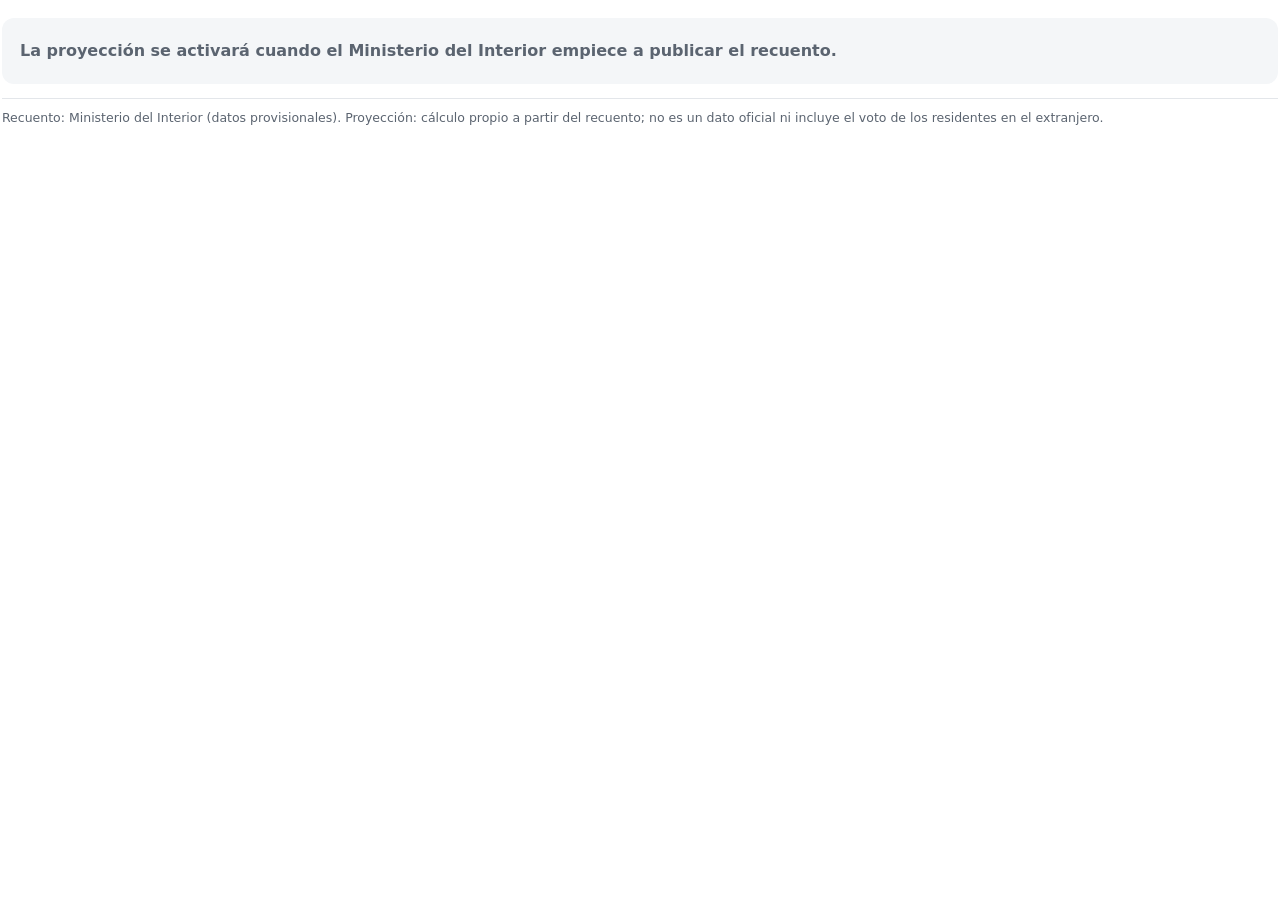
<file: web/embed/proyeccion.html>
<!doctype html>
<html lang="es">
<head>
<meta charset="utf-8">
<meta name="viewport" content="width=device-width, initial-scale=1">
<meta name="robots" content="noindex, nofollow">
<title>Proyección de escaños · 29N</title>
<link rel="stylesheet" href="comun.css">
<style>
  .filas { display: grid; gap: 6px; }
  .fila { display: grid; grid-template-columns: minmax(96px, 190px) 1fr 62px 78px; gap: 10px; align-items: center;
          padding: 7px 10px; border-radius: 10px; background: var(--panel); }
  .fila.cab { background: none; padding: 0 10px; font-size: 12.5px; color: var(--tenue); font-weight: 600; }
  .fila .n { font-weight: 700; white-space: nowrap; overflow: hidden; text-overflow: ellipsis; }
  .fila .b { position: relative; height: 18px; border-radius: 9px; background: #e4e8ec; }
  .fila .b span { position: absolute; left: 0; top: 0; bottom: 0; border-radius: 9px; }
  .fila .b em { position: absolute; top: -4px; bottom: -4px; width: 3px; margin-left: -1.5px; background: var(--texto); border-radius: 2px; }
  .fila .e { text-align: right; font-size: 24px; font-weight: 800; letter-spacing: -.02em; line-height: 1; }
  .fila .a { text-align: right; font-size: 13.5px; color: var(--tenue); line-height: 1.15; }
  .fila .a b { display: block; font-size: 15px; color: var(--texto); }
  .mas { color: var(--sube); } .menos { color: var(--baja); }
  .leyenda { display: flex; flex-wrap: wrap; gap: 6px 18px; font-size: 13px; color: var(--tenue); margin: 10px 2px 0; }
  .leyenda span::before { content: ""; display: inline-block; vertical-align: -2px; margin-right: 6px; }
  .leyenda .l1::before { width: 22px; height: 10px; border-radius: 5px; background: #9aa5b1; }
  .leyenda .l2::before { width: 3px; height: 14px; background: var(--texto); border-radius: 2px; }
  .margen { background: var(--panel); border-left: 4px solid var(--verde); border-radius: 8px; padding: 12px 14px; margin-top: 14px; font-size: 15px; }
  details { margin-top: 12px; font-size: 14.5px; } summary { cursor: pointer; font-weight: 700; }
  details ul { margin: 8px 0 0; padding-left: 20px; } details li { margin: 3px 0; }
  @media (max-width: 480px) {
    .fila { grid-template-columns: 112px 1fr 44px 38px; gap: 7px; padding: 7px 8px; }
    .fila.cab { padding: 0 8px; font-size: 11.5px; } .fila .e { font-size: 21px; }
    .fila .n { font-size: 13.5px; white-space: normal; line-height: 1.15; display: flex; align-items: center; }
    .fila.cab .e { font-size: 11.5px !important; }
    .fila .a { font-size: 12px; } .fila .a b { font-size: 13.5px; }
  }
</style>
</head>
<body data-modulo="proyeccion">
<div class="barra-estado" id="estado"></div>
<p class="titular" id="titular"></p>
<div id="cuerpo"></div>
<p class="fuente">Recuento: Ministerio del Interior (datos provisionales). Proyección: cálculo propio a partir del recuento; no es un dato oficial ni incluye el voto de los residentes en el extranjero.</p>
<script src="comun.js"></script>
<script>
const ORIGEN = Q.get("datos") === "ejemplo" ? "../data/proyeccion_ejemplo.json" : "../data/proyeccion_29n.json";
const MAYORIA = 176;
const ART = ["PP", "PSOE", "PNV", "BNG", "FA"];
let firma = "";

function fiabilidad(d, asignados) {
  if (asignados < 350) return ["aviso", "Muy provisional: faltan provincias por entrar en el recuento"];
  if (d.escrutado < 30) return ["aviso", "Muy provisional"];
  if (d.escrutado < 50) return ["aviso", "Provisional"];
  if (d.escrutado < 80) return ["", "Orientativa"];
  return ["", "Muy próxima al recuento"];
}
function pintar(d) {
  const estado = $("#estado"), cuerpo = $("#cuerpo"), titular = $("#titular");
  estado.replaceChildren(); cuerpo.replaceChildren(); titular.textContent = "";
  if (d.prueba) estado.appendChild(el("span", "chip sello", "DATOS DE PRUEBA"));
  if (d.simulacro) estado.appendChild(el("span", "chip sello", "SIMULACRO"));
  if (!(d.escrutado > 0) || !d.nacional || !Object.keys(d.nacional.escanos || {}).length) {
    cuerpo.appendChild(el("div", "vacio", "La proyección se activará cuando el Ministerio del Interior empiece a publicar el recuento."));
    return;
  }
  const proy = d.nacional.escanos, rec = (d.recuento || {}).nacional || {};
  const asignados = Object.values(rec).reduce((t, x) => t + x, 0);
  const c1 = el("span", "chip"); c1.append(el("b", null, dec(d.escrutado, 1) + " %"), "escrutado" + (d.hora ? " · datos de las " + d.hora : ""));
  const [clase, texto] = fiabilidad(d, asignados);
  estado.append(c1, el("span", "chip " + clase, texto));

  const claves = [...new Set([...Object.keys(proy), ...Object.keys(rec)])].filter((k) => (proy[k] || 0) + (rec[k] || 0) > 0)
    .sort((a, b) => (proy[b] || 0) - (proy[a] || 0) || (rec[b] || 0) - (rec[a] || 0));
  const [uno, dos] = claves;
  if (uno) {
    const empate = dos && proy[uno] === proy[dos];
    titular.textContent = empate
      ? `La proyección da un empate en cabeza: ${NOMBRE[uno] || uno} y ${NOMBRE[dos] || dos}, con ${proy[uno]} escaños cada uno.`
      : `La proyección sitúa ${ART.includes(uno) ? "al" : "a"} ${NOMBRE[uno] || uno} como primera fuerza, con ${proy[uno]} escaños` + (dos ? `, por delante ${ART.includes(dos) ? "del" : "de"} ${NOMBRE[dos] || dos} (${proy[dos] || 0}).` : ".");
  }
  const max = Math.max(MAYORIA, ...claves.map((k) => Math.max(proy[k] || 0, rec[k] || 0)));
  const filas = el("div", "filas");
  const cab = el("div", "fila cab"); cab.append(el("div", null, "Candidatura"), el("div"), el("div", "e", ""), el("div", "a", "Ahora"));
  cab.children[2].textContent = "Proyección"; cab.children[2].style.cssText = "font-size:12.5px;font-weight:600;letter-spacing:0;white-space:nowrap;direction:rtl";
  filas.appendChild(cab);
  claves.forEach((k) => {
    const f = el("div", "fila"), p = proy[k] || 0, r = rec[k] || 0;
    const n = el("div", "n"); n.append(punto(k), NOMBRE[k] || k);
    const b = el("div", "b"), s = el("span"), m = el("em");
    s.style.width = 100 * p / max + "%"; s.style.background = COLOR[k] || "#8D98A6"; m.style.left = 100 * r / max + "%";
    b.append(s, m);
    const a = el("div", "a"); a.appendChild(el("b", null, String(r)));
    const dif = p - r; a.appendChild(el("span", dif > 0 ? "mas" : dif < 0 ? "menos" : null, dif > 0 ? `+${dif}` : dif < 0 ? `−${-dif}` : "="));
    f.append(n, b, el("div", "e", String(p)), a);
    filas.appendChild(f);
  });
  cuerpo.appendChild(filas);
  const ley = el("div", "leyenda");
  ley.append(el("span", "l1", "Escaños proyectados al final del recuento"), el("span", "l2", "Escaños con lo contado hasta ahora"), el("span", null, `Mayoría absoluta: ${MAYORIA}`));
  cuerpo.appendChild(ley);
  if (d.margen) {
    const m = el("div", "margen");
    m.append(el("b", null, "Margen de error orientativo. "), `En los ensayos con elecciones anteriores, con un ${dec(d.escrutado, 0)} % escrutado la proyección ` +
      `se desvió de media ${dec(d.margen.escanos_media, 1)} escaños del reparto final (sobre 350), y hasta ${d.margen.escanos_max} en el caso más desfavorable. ` +
      "El orden en que llegan los votos y la presencia de candidaturas nuevas pueden ampliar esa desviación.");
    cuerpo.appendChild(m);
  }
  const rp = (d.recuento || {}).provincias || {}, lista = [];
  Object.entries(d.provincias || {}).forEach(([cod, a]) => {
    const r = rp[cod] || {}, cambios = [];
    new Set([...Object.keys(a.escanos || {}), ...Object.keys(r)]).forEach((k) => { const x = ((a.escanos || {})[k] || 0) - (r[k] || 0); if (x) cambios.push(`${NOMBRE[k] || k} ${x > 0 ? "+" + x : "−" + (-x)}`); });
    if (cambios.length) lista.push(`${(d.nombres || {})[cod] || cod}: ${cambios.join(", ")}`);
  });
  if (lista.length) {
    const det = el("details"); det.appendChild(el("summary", null, `Provincias donde la proyección cambia el reparto actual (${lista.length})`));
    const ul = el("ul"); lista.sort((a, b) => a.localeCompare(b, "es")).forEach((t) => ul.appendChild(el("li", null, t)));
    det.appendChild(ul); det.addEventListener("toggle", avisarAltura); cuerpo.appendChild(det);
  }
}
async function cargar() {
  try {
    const d = await pedir(ORIGEN), f = JSON.stringify(d);
    if (f !== firma) { firma = f; pintar(d); avisarAltura(); }
  } catch (e) { if (!firma) { $("#cuerpo").replaceChildren(el("div", "vacio", "Datos no disponibles en este momento.")); avisarAltura(); } }
}
cargar(); setInterval(cargar, REFRESCO);
</script>
</body>
</html>
</file>
<file: web/estilo.css>
:root {
  --fondo: #f4f6f9; --superficie: #ffffff; --superficie-alta: #eef1f6; --borde: #dde3ec;
  --texto: #12171f; --texto-tenue: #5d6b7f; --acento: #2f6fe0; --acento-suave: rgba(47, 111, 224, .1);
  --izq: #e3453f; --der: #3b82d6; --aviso: #8a5a00; --aviso-fondo: #fff6e0; --radio: 14px;
  --sombra: 0 4px 18px rgba(20, 30, 50, .08);
}
:root:not([data-theme="light"]) { color-scheme: light dark; }
@media (prefers-color-scheme: dark) {
  :root:not([data-theme="light"]) {
    --fondo: #0f1216; --superficie: #171b21; --superficie-alta: #1e242c; --borde: #2a323c;
    --texto: #e6ebf2; --texto-tenue: #9aa7b8; --acento: #4c8dff; --acento-suave: rgba(76, 141, 255, .14);
    --aviso: #e0a33a; --aviso-fondo: rgba(224, 163, 58, .1); --sombra: 0 6px 24px rgba(0, 0, 0, .35);
  }
}
* { box-sizing: border-box; }
body {
  margin: 0; background: var(--fondo); color: var(--texto);
  font-family: system-ui, -apple-system, "Segoe UI", sans-serif;
  font-size: 15px; line-height: 1.55;
}
.cabecera {
  display: flex; align-items: center; justify-content: space-between; gap: 16px; flex-wrap: wrap;
  padding: 16px 24px; border-bottom: 1px solid var(--borde); background: var(--superficie);
}
.marca { display: flex; align-items: center; gap: 14px; }
.logo {
  width: 40px; height: 40px; border-radius: 11px; flex: none;
  background: linear-gradient(135deg, var(--izq) 0%, var(--izq) 48%, var(--der) 52%, var(--der) 100%);
}
.cabecera h1 { margin: 0; font-size: 19px; letter-spacing: -.02em; }
.cabecera p { margin: 2px 0 0; font-size: 13px; color: var(--texto-tenue); }
.insignia {
  font-size: 12.5px; padding: 6px 12px; border-radius: 999px; border: 1px solid var(--borde);
  color: var(--texto-tenue); background: var(--superficie-alta);
}
main { padding: 20px 24px 40px; max-width: 1180px; margin: 0 auto; }
.controles { display: flex; gap: 16px; flex-wrap: wrap; margin-bottom: 16px; }
.controles label { display: flex; flex-direction: column; gap: 4px; font-size: 12.5px; color: var(--texto-tenue); }
select {
  font: inherit; font-size: 14px; padding: 8px 12px; border-radius: 9px; min-width: 220px;
  border: 1px solid var(--borde); background: var(--superficie); color: var(--texto);
}
.rejilla { display: grid; grid-template-columns: minmax(320px, 1fr) 1fr; gap: 18px; align-items: start; }
@media (max-width: 800px) { .rejilla { grid-template-columns: 1fr; } main { padding: 16px; } }
.tarjeta {
  background: var(--superficie); border: 1px solid var(--borde); border-radius: var(--radio);
  padding: 20px; box-shadow: var(--sombra);
}
.tarjeta h2 { margin: 0 0 4px; font-size: 17px; letter-spacing: -.01em; }
.tarjeta h3 { margin: 22px 0 8px; font-size: 13px; color: var(--texto-tenue); font-weight: 600; }
.nota { color: var(--texto-tenue); font-size: 13px; margin: 4px 0 14px; }
.cab-detalle { display: flex; justify-content: space-between; align-items: center; gap: 10px; }
button.secundario {
  font: inherit; font-size: 13px; padding: 6px 12px; border-radius: 8px; cursor: pointer;
  border: 1px solid var(--borde); background: var(--superficie-alta); color: var(--texto);
}
.mapa { display: grid; grid-template-columns: repeat(11, 1fr); gap: 3px; margin-top: 4px; }
.casilla {
  aspect-ratio: 1; border: 2px solid transparent; border-radius: 5px; padding: 0; cursor: pointer;
  font: 600 10px/1 inherit; color: #fff; text-shadow: 0 1px 1px rgba(0, 0, 0, .35);
  display: flex; align-items: center; justify-content: center;
}
.casilla:hover { filter: brightness(1.12); }
.casilla:focus-visible, .casilla.activa { outline: none; border-color: var(--texto); }
.leyenda { display: flex; flex-wrap: wrap; gap: 6px 14px; margin-top: 14px; font-size: 12.5px; color: var(--texto-tenue); }
.leyenda i { display: inline-block; width: 10px; height: 10px; border-radius: 3px; margin-right: 5px; }
.resumen { display: grid; grid-template-columns: repeat(auto-fit, minmax(130px, 1fr)); gap: 10px; margin-bottom: 18px; }
.dato { background: var(--superficie-alta); border-radius: 10px; padding: 10px 12px; }
.dato b { display: block; font-size: 19px; letter-spacing: -.01em; }
.dato span { font-size: 12px; color: var(--texto-tenue); }
.fila { display: grid; grid-template-columns: 110px 1fr 160px 84px; gap: 10px; align-items: center; padding: 5px 0; font-size: 14px; }
.fila .barra { height: 12px; border-radius: 6px; background: var(--superficie-alta); overflow: hidden; }
.fila .barra span { display: block; height: 100%; border-radius: 6px; }
.fila .cifras { text-align: right; font-variant-numeric: tabular-nums; color: var(--texto-tenue); font-size: 12.5px; white-space: nowrap; }
.fila .esc { text-align: right; font-weight: 700; font-variant-numeric: tabular-nums; white-space: nowrap; }
.fila .esc small { font-weight: 400; color: var(--texto-tenue); }
@media (max-width: 520px) { .fila { grid-template-columns: 84px 1fr 58px; } .fila .cifras { display: none; } }
.historia { display: flex; flex-wrap: wrap; gap: 6px; }
.chip { font-size: 12px; padding: 4px 9px; border-radius: 999px; color: #fff; text-shadow: 0 1px 1px rgba(0,0,0,.3); }
.chip.actual { outline: 2px solid var(--texto); }
.aviso {
  margin-top: 18px; padding: 14px 18px; border-radius: var(--radio); font-size: 13.5px;
  background: var(--aviso-fondo); color: var(--aviso); border: 1px solid var(--borde);
}
.pie { text-align: center; font-size: 12.5px; color: var(--texto-tenue); padding: 0 24px 32px; max-width: 900px; margin: 0 auto; }
.gradiente { display: inline-block; width: 90px; height: 10px; border-radius: 5px; margin: 0 6px; vertical-align: middle; background: linear-gradient(90deg, hsl(215 75% 90%), hsl(215 75% 32%)); }
.vistas { display: flex; align-items: flex-end; gap: 0; }
.vista {
  font: inherit; font-size: 14px; padding: 8px 16px; cursor: pointer; border: 1px solid var(--borde);
  background: var(--superficie); color: var(--texto-tenue);
}
.vista:first-child { border-radius: 9px 0 0 9px; }
.vista + .vista { border-left: none; }
.vista:last-child, .vista:has(+ .vista[hidden]) { border-radius: 0 9px 9px 0; }
.vista.activa { background: var(--acento-suave); color: var(--texto); border-color: var(--acento); }
.busqueda { display: flex; gap: 12px; flex-wrap: wrap; margin: 8px 0 10px; }
.busqueda label { display: flex; flex-direction: column; gap: 4px; font-size: 12.5px; color: var(--texto-tenue); position: relative; }
.busqueda input { font: inherit; font-size: 14px; padding: 8px 12px; border-radius: 9px; min-width: 220px;
  border: 1px solid var(--borde); background: var(--superficie); color: var(--texto); }
.busqueda select { min-width: 160px; }
.sugerencias { position: absolute; top: 100%; left: 0; right: 0; z-index: 1000; background: var(--superficie);
  border: 1px solid var(--borde); border-radius: 9px; box-shadow: var(--sombra); overflow: hidden; }
.sugerencia { display: block; width: 100%; text-align: left; font: inherit; font-size: 13.5px; padding: 8px 12px;
  background: none; border: none; color: var(--texto); cursor: pointer; }
.sugerencia:hover, .sugerencia:focus-visible { background: var(--acento-suave); outline: none; }
.mapa-mun { height: 520px; border-radius: 10px; background: var(--superficie-alta); border: 1px solid var(--borde); }
.hover { min-height: 2.8em; margin: 8px 0 0; }
.fila-mun { grid-template-columns: 110px 1fr 170px; }
@media (max-width: 520px) { .fila-mun { grid-template-columns: 84px 1fr; } .mapa-mun { height: 380px; } }
.rejilla.vista-mun { grid-template-columns: minmax(360px, 1.6fr) 1fr; }
.rejilla.vista-mun .mapa-mun { height: 580px; }
@media (max-width: 800px) { .rejilla.vista-mun { grid-template-columns: 1fr; } }
.rejilla.vista-sim { grid-template-columns: minmax(340px, 1fr) 1fr; }
@media (max-width: 800px) { .rejilla.vista-sim { grid-template-columns: 1fr; } }
.sim-fila { display: grid; grid-template-columns: 150px 1fr 92px; gap: 6px 10px; align-items: center; padding: 5px 0; font-size: 14px; }
.sim-fila label i { display: inline-block; width: 10px; height: 10px; border-radius: 3px; margin-right: 7px; }
.sim-fila input[type="range"] { width: 100%; min-width: 0; }
.sim-fila small { grid-column: 1 / -1; color: var(--texto-tenue); font-size: 12px; margin-top: -4px; }
.sim-num { white-space: nowrap; color: var(--texto-tenue); font-size: 13px; text-align: right; }
.sim-num input { font: inherit; font-size: 14px; width: 68px; padding: 5px 6px; border-radius: 7px; text-align: right;
  border: 1px solid var(--borde); background: var(--superficie); color: var(--texto); font-variant-numeric: tabular-nums; }
.sim-detalle { margin-top: 10px; border-top: 1px solid var(--borde); padding-top: 10px; }
.sim-detalle summary { cursor: pointer; font-size: 13px; color: var(--texto-tenue); margin-bottom: 6px; }
.sim-detalle .sim-fila { grid-template-columns: 1fr 92px; }
.sim-suma { margin: 12px 0 10px; font-variant-numeric: tabular-nums; }
.sim-total { display: flex; justify-content: space-between; gap: 12px; padding: 3px 0; }
.sim-total b { color: var(--texto); white-space: nowrap; }
.sim-total + .sim-total { border-top: 1px solid var(--borde); margin-top: 3px; padding-top: 6px; }
.sim-exceso { display: block; margin-top: 8px; padding: 8px 10px; border-radius: 8px; color: var(--aviso); background: var(--aviso-fondo); font-weight: 600; }
@media (max-width: 520px) { .vista { padding: 8px 10px; font-size: 13px; } .sim-fila { grid-template-columns: 1fr 92px; } .sim-fila input[type="range"] { grid-column: 1 / -1; grid-row: 2; } }
.hemiciclo { max-width: 380px; margin: 0 auto 14px; }
.hemiciclo svg { display: block; width: 100%; height: auto; }
.hemi-num { font-size: 10px; font-weight: 700; fill: #fff; }
.hemi-etq { font-size: 9px; fill: var(--texto-tenue); }
.hemi-may { font-size: 14px; font-weight: 700; fill: var(--texto); }
.hemi-mayoria { stroke: var(--texto); stroke-width: 1; stroke-dasharray: 3 2; }
.aviso.prueba { margin: 0 0 12px; padding: 8px 12px; }
.esc .sube { color: #1a9b4b; } .esc .baja { color: #d63a35; }
.mapa-prov { display: block; width: 100%; height: auto; margin-top: 4px; }
.mapa-prov .prov { stroke: var(--superficie); stroke-width: .8; cursor: pointer; outline: none; }
.mapa-prov .prov:hover { filter: brightness(1.12); }
.mapa-prov .prov.activa, .mapa-prov .prov:focus-visible { stroke: var(--texto); stroke-width: 2; }
.marco-canarias { fill: none; stroke: var(--borde); stroke-width: 1; }
.ultimo { margin: 0 0 14px; padding: 10px 12px; border-radius: 10px; background: var(--acento-suave); font-size: 14px; }
[hidden] { display: none !important; }

/* Menú común (menu.js) */
.menu { display: flex; gap: 4px; overflow-x: auto; padding: 0 20px; background: var(--superficie); border-bottom: 1px solid var(--borde); }
.menu a { flex: none; padding: 11px 12px; font-size: 14px; color: var(--texto-tenue); text-decoration: none; border-bottom: 3px solid transparent; }
.menu a:hover { color: var(--texto); }
.menu a[aria-current="page"] { color: var(--texto); font-weight: 600; border-bottom-color: var(--acento); }
</file>
<file: web/embed/comun.css>
:root { --texto: #14181f; --tenue: #5b6470; --raya: #e3e6ea; --panel: #f4f6f8; --verde: #01743e; --sube: #0a7d43; --baja: #c62828; }
* { box-sizing: border-box; }
html, body { margin: 0; background: #fff; color: var(--texto);
             font-family: "Inter", "Segoe UI", system-ui, -apple-system, Roboto, Helvetica, Arial, sans-serif;
             font-variant-numeric: tabular-nums; -webkit-text-size-adjust: 100%; }
body { padding: 4px 2px 10px; font-size: 16px; line-height: 1.4; }
.barra-estado { display: flex; flex-wrap: wrap; gap: 8px; align-items: center; margin-bottom: 12px; }
.chip { display: inline-flex; align-items: baseline; gap: 6px; padding: 6px 12px; border-radius: 999px; background: var(--panel);
        font-size: 14px; font-weight: 600; color: var(--tenue); }
.chip b { color: var(--verde); font-size: 17px; font-weight: 800; }
.chip.aviso { background: #fff3d6; color: #6b4a00; }
.chip.sello { background: #ffb020; color: #1a1300; font-weight: 800; letter-spacing: .06em; }
.titular { font-size: 19px; font-weight: 700; line-height: 1.3; margin: 0 0 14px; }
.nota { font-size: 14px; color: var(--tenue); margin: 12px 0 0; }
.fuente { font-size: 12.5px; color: var(--tenue); margin-top: 14px; padding-top: 10px; border-top: 1px solid var(--raya); }
.vacio { background: var(--panel); border-radius: 12px; padding: 22px 18px; font-size: 16px; color: var(--tenue); font-weight: 600; }
i.p { display: inline-block; width: 12px; height: 12px; border-radius: 3px; margin-right: 7px; flex: none; vertical-align: -1px; }
@media (max-width: 480px) { body { font-size: 15px; } .titular { font-size: 17px; } }
</file>
